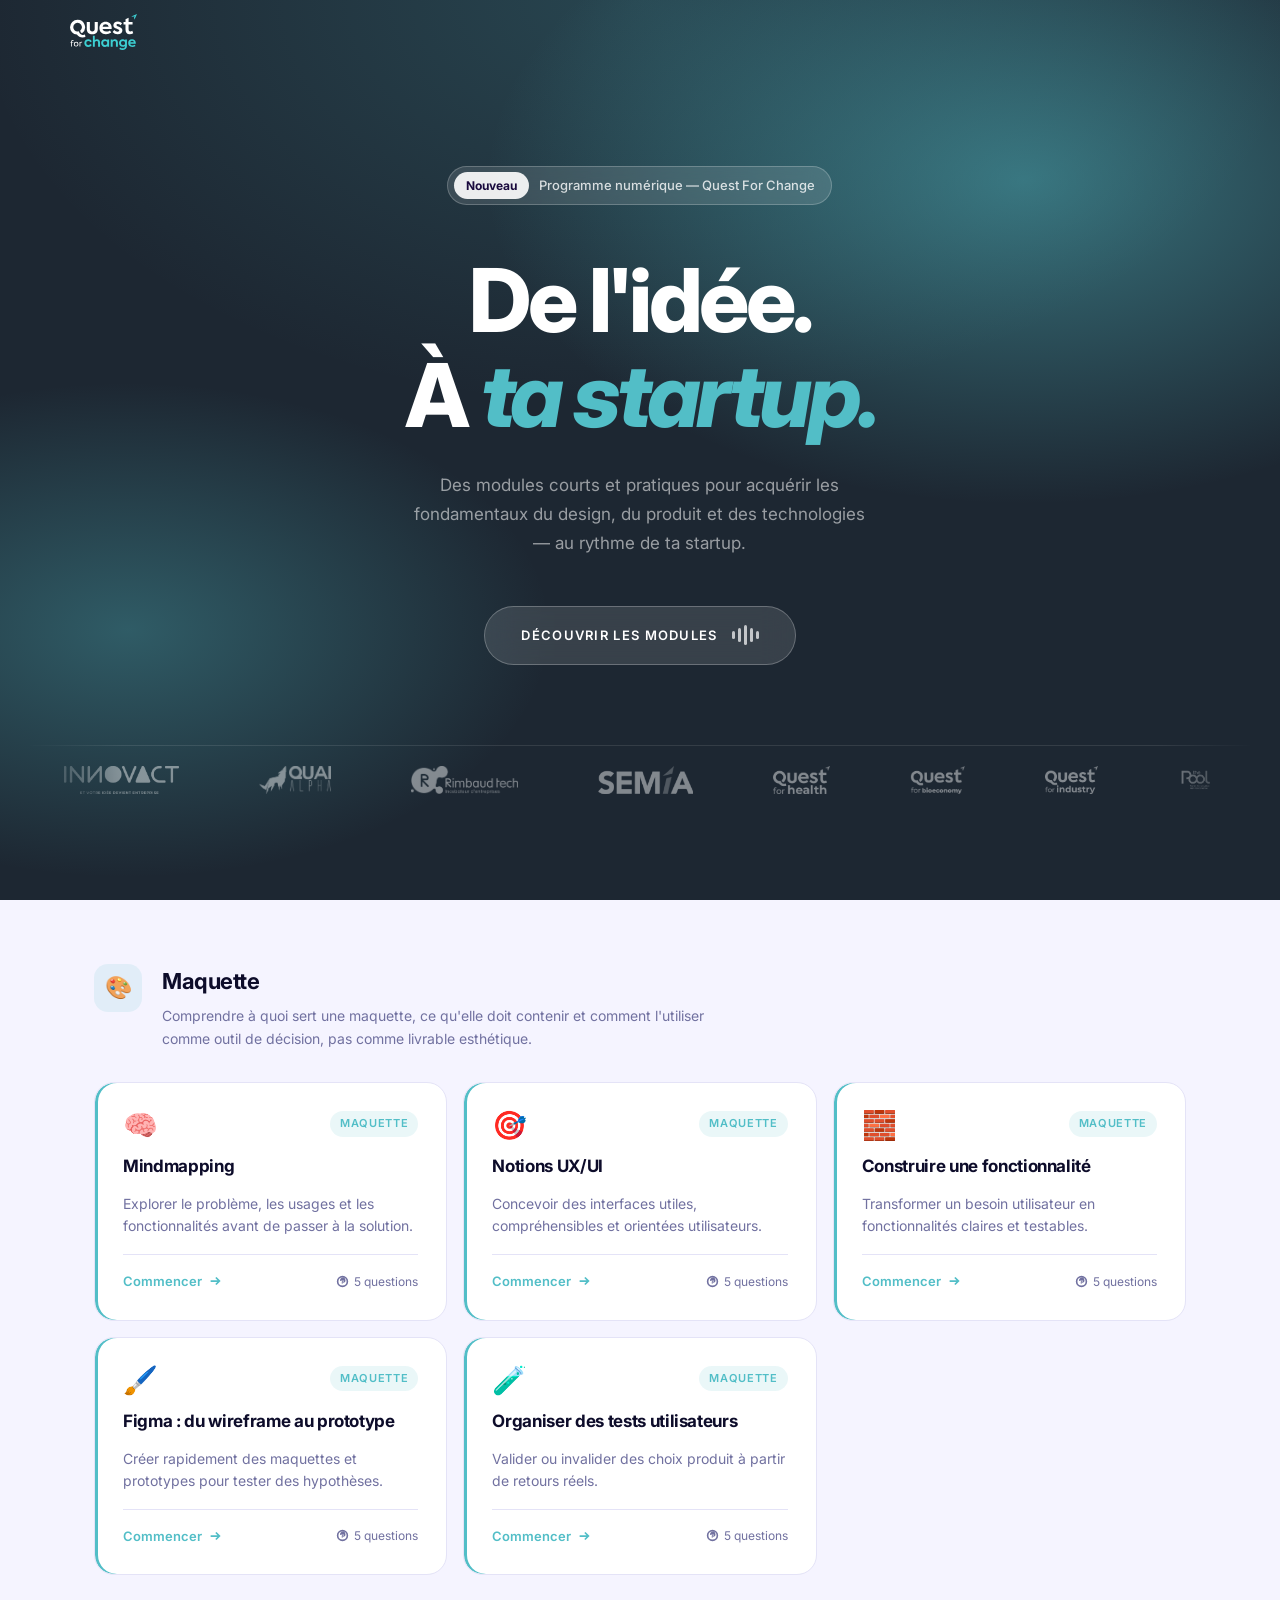
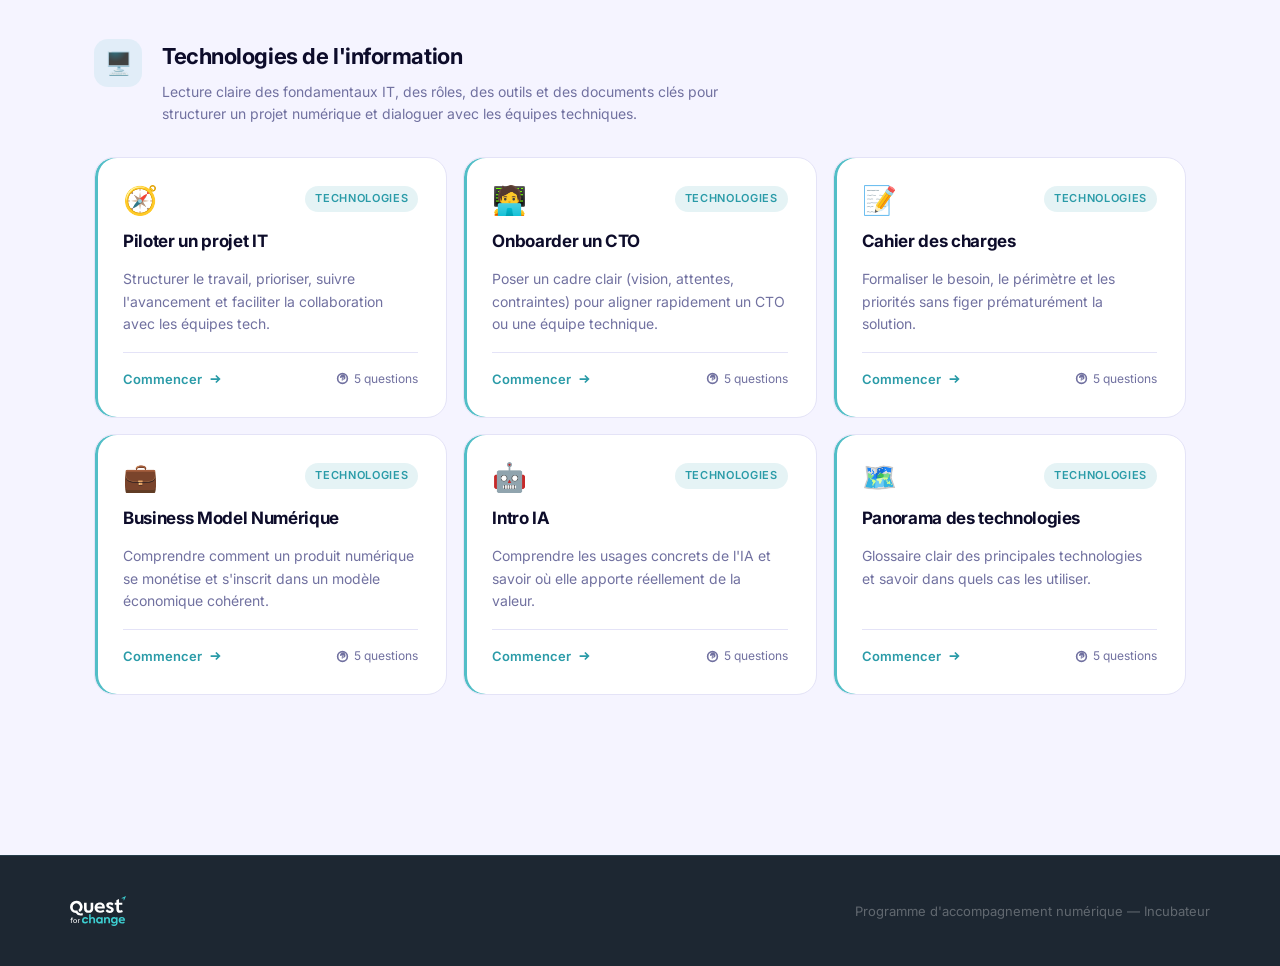
<file: index.html>
<!DOCTYPE html>
<html lang="fr">
<head>
  <meta charset="UTF-8" />
  <meta name="viewport" content="width=device-width, initial-scale=1.0" />
  <title>Quest for Change — Programme numérique</title>
  <link rel="icon" href="favicon.png" />
  <link rel="stylesheet" href="css/style.css" />
</head>
<body>

  <!-- NAV -->
  <nav class="nav">
    <div class="nav-inner">
      <img src="logo.svg" alt="Quest for Change" class="nav-logo-img" />
    </div>
  </nav>

  <!-- HERO -->
  <header class="hero">
    <div class="hero-inner">

      <div class="hero-badge">
        <span class="hero-badge-pill">Nouveau</span>
        <span class="hero-badge-text">Programme numérique — Quest For Change</span>
      </div>

      <h1>De l'idée.<br>À <em>ta startup.</em></h1>

      <p class="hero-desc">
        Des modules courts et pratiques pour acquérir les fondamentaux du design, du produit et des technologies — au rythme de ta startup.
      </p>

      <a href="#modules" class="hero-cta">
        Découvrir les modules
        <span class="hero-cta-icon">
          <span></span><span></span><span></span><span></span><span></span>
        </span>
      </a>

    </div>

    <!-- Marquee logos incubateurs -->
    <div class="hero-marquee-wrapper">
      <div class="hero-marquee-track">
        <div class="hero-marquee-items">
          <img src="icon-hero/logo_innovact-blanc.png" alt="Innovact" class="marquee-logo" />
          <img src="icon-hero/logo_quaialpha-blanc.png" alt="Quai Alpha" class="marquee-logo" />
          <img src="icon-hero/logo_rimbaudtech-blanc.png" alt="Rimbaud Tech" class="marquee-logo" />
          <img src="icon-hero/logo_semia-blanc.svg" alt="Semia" class="marquee-logo" />
          <img src="icon-hero/Logo-Quest-for-health_Blanc.png" alt="Quest for Health" class="marquee-logo" />
          <img src="icon-hero/quest-bioeco-blanc.png" alt="Quest Bioéco" class="marquee-logo" />
          <img src="icon-hero/questforindustry.png" alt="Quest for Industry" class="marquee-logo" />
          <img src="icon-hero/MicrosoftTeams-image-e1656684124798.png" alt="Partenaire" class="marquee-logo" />
        </div>
        <!-- Copy 2 -->
        <div class="hero-marquee-items" aria-hidden="true">
          <img src="icon-hero/logo_innovact-blanc.png" alt="" class="marquee-logo" />
          <img src="icon-hero/logo_quaialpha-blanc.png" alt="" class="marquee-logo" />
          <img src="icon-hero/logo_rimbaudtech-blanc.png" alt="" class="marquee-logo" />
          <img src="icon-hero/logo_semia-blanc.svg" alt="" class="marquee-logo" />
          <img src="icon-hero/Logo-Quest-for-health_Blanc.png" alt="" class="marquee-logo" />
          <img src="icon-hero/quest-bioeco-blanc.png" alt="" class="marquee-logo" />
          <img src="icon-hero/questforindustry.png" alt="" class="marquee-logo" />
          <img src="icon-hero/MicrosoftTeams-image-e1656684124798.png" alt="" class="marquee-logo" />
        </div>
        <!-- Copy 3 -->
        <div class="hero-marquee-items" aria-hidden="true">
          <img src="icon-hero/logo_innovact-blanc.png" alt="" class="marquee-logo" />
          <img src="icon-hero/logo_quaialpha-blanc.png" alt="" class="marquee-logo" />
          <img src="icon-hero/logo_rimbaudtech-blanc.png" alt="" class="marquee-logo" />
          <img src="icon-hero/logo_semia-blanc.svg" alt="" class="marquee-logo" />
          <img src="icon-hero/Logo-Quest-for-health_Blanc.png" alt="" class="marquee-logo" />
          <img src="icon-hero/quest-bioeco-blanc.png" alt="" class="marquee-logo" />
          <img src="icon-hero/questforindustry.png" alt="" class="marquee-logo" />
          <img src="icon-hero/MicrosoftTeams-image-e1656684124798.png" alt="" class="marquee-logo" />
        </div>
      </div>
    </div>

  </header>

  <!-- MODULES -->
  <main class="main">

    <!-- SECTION MAQUETTE -->
    <section class="modules-section" id="modules">
      <div class="section-header">
        <div class="section-icon maquette">🎨</div>
        <div>
          <h2 class="section-title">Maquette</h2>
          <p class="section-desc">Comprendre à quoi sert une maquette, ce qu'elle doit contenir et comment l'utiliser comme outil de décision, pas comme livrable esthétique.</p>
        </div>
      </div>

      <div class="cards-grid">

        <a href="modules/mindmapping.html" class="card maquette" data-module="mindmapping">
          <div class="card-top">
            <div class="card-emoji">🧠</div>
            <span class="card-badge maquette">Maquette</span>
            <span class="card-completed-badge">
              <svg viewBox="0 0 16 16" fill="currentColor"><path d="M13.78 4.22a.75.75 0 010 1.06l-7.25 7.25a.75.75 0 01-1.06 0L2.22 9.28a.75.75 0 011.06-1.06L6 10.94l6.72-6.72a.75.75 0 011.06 0z"/></svg>
              Complété
            </span>
          </div>
          <h3>Mindmapping</h3>
          <p>Explorer le problème, les usages et les fonctionnalités avant de passer à la solution.</p>
          <div class="card-footer">
            <span class="card-cta">
              Commencer
              <svg viewBox="0 0 16 16" fill="none" stroke="currentColor" stroke-width="2"><path d="M3 8h10M9 4l4 4-4 4"/></svg>
            </span>
            <span class="card-quiz">
              <svg viewBox="0 0 16 16" fill="currentColor"><path d="M8 1a7 7 0 100 14A7 7 0 008 1zm0 12A5 5 0 118 3a5 5 0 010 10zm1-5.5a1 1 0 11-2 0 1 1 0 012 0zm-1-4a3 3 0 00-2.83 4H6.5a1.5 1.5 0 111.5 1.5H7v1.5h1.5v-1.08A3 3 0 108 3.5z"/></svg>
              5 questions
            </span>
          </div>
        </a>

        <a href="modules/ux-ui.html" class="card maquette" data-module="ux-ui">
          <div class="card-top">
            <div class="card-emoji">🎯</div>
            <span class="card-badge maquette">Maquette</span>
            <span class="card-completed-badge">
              <svg viewBox="0 0 16 16" fill="currentColor"><path d="M13.78 4.22a.75.75 0 010 1.06l-7.25 7.25a.75.75 0 01-1.06 0L2.22 9.28a.75.75 0 011.06-1.06L6 10.94l6.72-6.72a.75.75 0 011.06 0z"/></svg>
              Complété
            </span>
          </div>
          <h3>Notions UX/UI</h3>
          <p>Concevoir des interfaces utiles, compréhensibles et orientées utilisateurs.</p>
          <div class="card-footer">
            <span class="card-cta">
              Commencer
              <svg viewBox="0 0 16 16" fill="none" stroke="currentColor" stroke-width="2"><path d="M3 8h10M9 4l4 4-4 4"/></svg>
            </span>
            <span class="card-quiz">
              <svg viewBox="0 0 16 16" fill="currentColor"><path d="M8 1a7 7 0 100 14A7 7 0 008 1zm0 12A5 5 0 118 3a5 5 0 010 10zm1-5.5a1 1 0 11-2 0 1 1 0 012 0zm-1-4a3 3 0 00-2.83 4H6.5a1.5 1.5 0 111.5 1.5H7v1.5h1.5v-1.08A3 3 0 108 3.5z"/></svg>
              5 questions
            </span>
          </div>
        </a>

        <a href="modules/fonctionnalite.html" class="card maquette" data-module="fonctionnalite">
          <div class="card-top">
            <div class="card-emoji">🧱</div>
            <span class="card-badge maquette">Maquette</span>
            <span class="card-completed-badge">
              <svg viewBox="0 0 16 16" fill="currentColor"><path d="M13.78 4.22a.75.75 0 010 1.06l-7.25 7.25a.75.75 0 01-1.06 0L2.22 9.28a.75.75 0 011.06-1.06L6 10.94l6.72-6.72a.75.75 0 011.06 0z"/></svg>
              Complété
            </span>
          </div>
          <h3>Construire une fonctionnalité</h3>
          <p>Transformer un besoin utilisateur en fonctionnalités claires et testables.</p>
          <div class="card-footer">
            <span class="card-cta">
              Commencer
              <svg viewBox="0 0 16 16" fill="none" stroke="currentColor" stroke-width="2"><path d="M3 8h10M9 4l4 4-4 4"/></svg>
            </span>
            <span class="card-quiz">
              <svg viewBox="0 0 16 16" fill="currentColor"><path d="M8 1a7 7 0 100 14A7 7 0 008 1zm0 12A5 5 0 118 3a5 5 0 010 10zm1-5.5a1 1 0 11-2 0 1 1 0 012 0zm-1-4a3 3 0 00-2.83 4H6.5a1.5 1.5 0 111.5 1.5H7v1.5h1.5v-1.08A3 3 0 108 3.5z"/></svg>
              5 questions
            </span>
          </div>
        </a>

        <a href="modules/figma.html" class="card maquette" data-module="figma">
          <div class="card-top">
            <div class="card-emoji">🖌️</div>
            <span class="card-badge maquette">Maquette</span>
            <span class="card-completed-badge">
              <svg viewBox="0 0 16 16" fill="currentColor"><path d="M13.78 4.22a.75.75 0 010 1.06l-7.25 7.25a.75.75 0 01-1.06 0L2.22 9.28a.75.75 0 011.06-1.06L6 10.94l6.72-6.72a.75.75 0 011.06 0z"/></svg>
              Complété
            </span>
          </div>
          <h3>Figma : du wireframe au prototype</h3>
          <p>Créer rapidement des maquettes et prototypes pour tester des hypothèses.</p>
          <div class="card-footer">
            <span class="card-cta">
              Commencer
              <svg viewBox="0 0 16 16" fill="none" stroke="currentColor" stroke-width="2"><path d="M3 8h10M9 4l4 4-4 4"/></svg>
            </span>
            <span class="card-quiz">
              <svg viewBox="0 0 16 16" fill="currentColor"><path d="M8 1a7 7 0 100 14A7 7 0 008 1zm0 12A5 5 0 118 3a5 5 0 010 10zm1-5.5a1 1 0 11-2 0 1 1 0 012 0zm-1-4a3 3 0 00-2.83 4H6.5a1.5 1.5 0 111.5 1.5H7v1.5h1.5v-1.08A3 3 0 108 3.5z"/></svg>
              5 questions
            </span>
          </div>
        </a>

        <a href="modules/tests-utilisateurs.html" class="card maquette" data-module="tests-utilisateurs">
          <div class="card-top">
            <div class="card-emoji">🧪</div>
            <span class="card-badge maquette">Maquette</span>
            <span class="card-completed-badge">
              <svg viewBox="0 0 16 16" fill="currentColor"><path d="M13.78 4.22a.75.75 0 010 1.06l-7.25 7.25a.75.75 0 01-1.06 0L2.22 9.28a.75.75 0 011.06-1.06L6 10.94l6.72-6.72a.75.75 0 011.06 0z"/></svg>
              Complété
            </span>
          </div>
          <h3>Organiser des tests utilisateurs</h3>
          <p>Valider ou invalider des choix produit à partir de retours réels.</p>
          <div class="card-footer">
            <span class="card-cta">
              Commencer
              <svg viewBox="0 0 16 16" fill="none" stroke="currentColor" stroke-width="2"><path d="M3 8h10M9 4l4 4-4 4"/></svg>
            </span>
            <span class="card-quiz">
              <svg viewBox="0 0 16 16" fill="currentColor"><path d="M8 1a7 7 0 100 14A7 7 0 008 1zm0 12A5 5 0 118 3a5 5 0 010 10zm1-5.5a1 1 0 11-2 0 1 1 0 012 0zm-1-4a3 3 0 00-2.83 4H6.5a1.5 1.5 0 111.5 1.5H7v1.5h1.5v-1.08A3 3 0 108 3.5z"/></svg>
              5 questions
            </span>
          </div>
        </a>

      </div>
    </section>

    <!-- SECTION TECH -->
    <section class="modules-section">
      <div class="section-header">
        <div class="section-icon tech">🖥️</div>
        <div>
          <h2 class="section-title">Technologies de l'information</h2>
          <p class="section-desc">Lecture claire des fondamentaux IT, des rôles, des outils et des documents clés pour structurer un projet numérique et dialoguer avec les équipes techniques.</p>
        </div>
      </div>

      <div class="cards-grid">

        <a href="modules/piloter-it.html" class="card tech" data-module="piloter-it">
          <div class="card-top">
            <div class="card-emoji">🧭</div>
            <span class="card-badge tech">Technologies</span>
            <span class="card-completed-badge">
              <svg viewBox="0 0 16 16" fill="currentColor"><path d="M13.78 4.22a.75.75 0 010 1.06l-7.25 7.25a.75.75 0 01-1.06 0L2.22 9.28a.75.75 0 011.06-1.06L6 10.94l6.72-6.72a.75.75 0 011.06 0z"/></svg>
              Complété
            </span>
          </div>
          <h3>Piloter un projet IT</h3>
          <p>Structurer le travail, prioriser, suivre l'avancement et faciliter la collaboration avec les équipes tech.</p>
          <div class="card-footer">
            <span class="card-cta">
              Commencer
              <svg viewBox="0 0 16 16" fill="none" stroke="currentColor" stroke-width="2"><path d="M3 8h10M9 4l4 4-4 4"/></svg>
            </span>
            <span class="card-quiz">
              <svg viewBox="0 0 16 16" fill="currentColor"><path d="M8 1a7 7 0 100 14A7 7 0 008 1zm0 12A5 5 0 118 3a5 5 0 010 10zm1-5.5a1 1 0 11-2 0 1 1 0 012 0zm-1-4a3 3 0 00-2.83 4H6.5a1.5 1.5 0 111.5 1.5H7v1.5h1.5v-1.08A3 3 0 108 3.5z"/></svg>
              5 questions
            </span>
          </div>
        </a>

        <a href="modules/onboarder-cto.html" class="card tech" data-module="onboarder-cto">
          <div class="card-top">
            <div class="card-emoji">🧑‍💻</div>
            <span class="card-badge tech">Technologies</span>
            <span class="card-completed-badge">
              <svg viewBox="0 0 16 16" fill="currentColor"><path d="M13.78 4.22a.75.75 0 010 1.06l-7.25 7.25a.75.75 0 01-1.06 0L2.22 9.28a.75.75 0 011.06-1.06L6 10.94l6.72-6.72a.75.75 0 011.06 0z"/></svg>
              Complété
            </span>
          </div>
          <h3>Onboarder un CTO</h3>
          <p>Poser un cadre clair (vision, attentes, contraintes) pour aligner rapidement un CTO ou une équipe technique.</p>
          <div class="card-footer">
            <span class="card-cta">
              Commencer
              <svg viewBox="0 0 16 16" fill="none" stroke="currentColor" stroke-width="2"><path d="M3 8h10M9 4l4 4-4 4"/></svg>
            </span>
            <span class="card-quiz">
              <svg viewBox="0 0 16 16" fill="currentColor"><path d="M8 1a7 7 0 100 14A7 7 0 008 1zm0 12A5 5 0 118 3a5 5 0 010 10zm1-5.5a1 1 0 11-2 0 1 1 0 012 0zm-1-4a3 3 0 00-2.83 4H6.5a1.5 1.5 0 111.5 1.5H7v1.5h1.5v-1.08A3 3 0 108 3.5z"/></svg>
              5 questions
            </span>
          </div>
        </a>

        <a href="modules/cahier-des-charges.html" class="card tech" data-module="cahier-des-charges">
          <div class="card-top">
            <div class="card-emoji">📝</div>
            <span class="card-badge tech">Technologies</span>
            <span class="card-completed-badge">
              <svg viewBox="0 0 16 16" fill="currentColor"><path d="M13.78 4.22a.75.75 0 010 1.06l-7.25 7.25a.75.75 0 01-1.06 0L2.22 9.28a.75.75 0 011.06-1.06L6 10.94l6.72-6.72a.75.75 0 011.06 0z"/></svg>
              Complété
            </span>
          </div>
          <h3>Cahier des charges</h3>
          <p>Formaliser le besoin, le périmètre et les priorités sans figer prématurément la solution.</p>
          <div class="card-footer">
            <span class="card-cta">
              Commencer
              <svg viewBox="0 0 16 16" fill="none" stroke="currentColor" stroke-width="2"><path d="M3 8h10M9 4l4 4-4 4"/></svg>
            </span>
            <span class="card-quiz">
              <svg viewBox="0 0 16 16" fill="currentColor"><path d="M8 1a7 7 0 100 14A7 7 0 008 1zm0 12A5 5 0 118 3a5 5 0 010 10zm1-5.5a1 1 0 11-2 0 1 1 0 012 0zm-1-4a3 3 0 00-2.83 4H6.5a1.5 1.5 0 111.5 1.5H7v1.5h1.5v-1.08A3 3 0 108 3.5z"/></svg>
              5 questions
            </span>
          </div>
        </a>

        <a href="modules/business-model.html" class="card tech" data-module="business-model">
          <div class="card-top">
            <div class="card-emoji">💼</div>
            <span class="card-badge tech">Technologies</span>
            <span class="card-completed-badge">
              <svg viewBox="0 0 16 16" fill="currentColor"><path d="M13.78 4.22a.75.75 0 010 1.06l-7.25 7.25a.75.75 0 01-1.06 0L2.22 9.28a.75.75 0 011.06-1.06L6 10.94l6.72-6.72a.75.75 0 011.06 0z"/></svg>
              Complété
            </span>
          </div>
          <h3>Business Model Numérique</h3>
          <p>Comprendre comment un produit numérique se monétise et s'inscrit dans un modèle économique cohérent.</p>
          <div class="card-footer">
            <span class="card-cta">
              Commencer
              <svg viewBox="0 0 16 16" fill="none" stroke="currentColor" stroke-width="2"><path d="M3 8h10M9 4l4 4-4 4"/></svg>
            </span>
            <span class="card-quiz">
              <svg viewBox="0 0 16 16" fill="currentColor"><path d="M8 1a7 7 0 100 14A7 7 0 008 1zm0 12A5 5 0 118 3a5 5 0 010 10zm1-5.5a1 1 0 11-2 0 1 1 0 012 0zm-1-4a3 3 0 00-2.83 4H6.5a1.5 1.5 0 111.5 1.5H7v1.5h1.5v-1.08A3 3 0 108 3.5z"/></svg>
              5 questions
            </span>
          </div>
        </a>

        <a href="modules/intro-ia.html" class="card tech" data-module="intro-ia">
          <div class="card-top">
            <div class="card-emoji">🤖</div>
            <span class="card-badge tech">Technologies</span>
            <span class="card-completed-badge">
              <svg viewBox="0 0 16 16" fill="currentColor"><path d="M13.78 4.22a.75.75 0 010 1.06l-7.25 7.25a.75.75 0 01-1.06 0L2.22 9.28a.75.75 0 011.06-1.06L6 10.94l6.72-6.72a.75.75 0 011.06 0z"/></svg>
              Complété
            </span>
          </div>
          <h3>Intro IA</h3>
          <p>Comprendre les usages concrets de l'IA et savoir où elle apporte réellement de la valeur.</p>
          <div class="card-footer">
            <span class="card-cta">
              Commencer
              <svg viewBox="0 0 16 16" fill="none" stroke="currentColor" stroke-width="2"><path d="M3 8h10M9 4l4 4-4 4"/></svg>
            </span>
            <span class="card-quiz">
              <svg viewBox="0 0 16 16" fill="currentColor"><path d="M8 1a7 7 0 100 14A7 7 0 008 1zm0 12A5 5 0 118 3a5 5 0 010 10zm1-5.5a1 1 0 11-2 0 1 1 0 012 0zm-1-4a3 3 0 00-2.83 4H6.5a1.5 1.5 0 111.5 1.5H7v1.5h1.5v-1.08A3 3 0 108 3.5z"/></svg>
              5 questions
            </span>
          </div>
        </a>

        <a href="modules/panorama-tech.html" class="card tech" data-module="panorama-tech">
          <div class="card-top">
            <div class="card-emoji">🗺️</div>
            <span class="card-badge tech">Technologies</span>
            <span class="card-completed-badge">
              <svg viewBox="0 0 16 16" fill="currentColor"><path d="M13.78 4.22a.75.75 0 010 1.06l-7.25 7.25a.75.75 0 01-1.06 0L2.22 9.28a.75.75 0 011.06-1.06L6 10.94l6.72-6.72a.75.75 0 011.06 0z"/></svg>
              Complété
            </span>
          </div>
          <h3>Panorama des technologies</h3>
          <p>Glossaire clair des principales technologies et savoir dans quels cas les utiliser.</p>
          <div class="card-footer">
            <span class="card-cta">
              Commencer
              <svg viewBox="0 0 16 16" fill="none" stroke="currentColor" stroke-width="2"><path d="M3 8h10M9 4l4 4-4 4"/></svg>
            </span>
            <span class="card-quiz">
              <svg viewBox="0 0 16 16" fill="currentColor"><path d="M8 1a7 7 0 100 14A7 7 0 008 1zm0 12A5 5 0 118 3a5 5 0 010 10zm1-5.5a1 1 0 11-2 0 1 1 0 012 0zm-1-4a3 3 0 00-2.83 4H6.5a1.5 1.5 0 111.5 1.5H7v1.5h1.5v-1.08A3 3 0 108 3.5z"/></svg>
              5 questions
            </span>
          </div>
        </a>

      </div>
    </section>

  </main>

  <footer class="footer">
    <div class="footer-inner">
      <img src="logo.svg" alt="Quest for Change" class="footer-logo-img" />
      <p class="footer-text">Programme d'accompagnement numérique — Incubateur</p>
    </div>
  </footer>

  <script>
    // Navbar scroll behaviour
    (function () {
      const nav = document.querySelector('.nav');
      const update = () => nav.classList.toggle('scrolled', window.scrollY > 20);
      window.addEventListener('scroll', update, { passive: true });
      update();
    })();

    // Mark completed modules on the index page
    document.querySelectorAll('.card[data-module]').forEach(card => {
      const id = card.dataset.module;
      const data = JSON.parse(localStorage.getItem('culturation_' + id) || 'null');
      if (data && data.completed) {
        card.classList.add('is-done');
      }
    });
  </script>
</body>
</html>
</file>
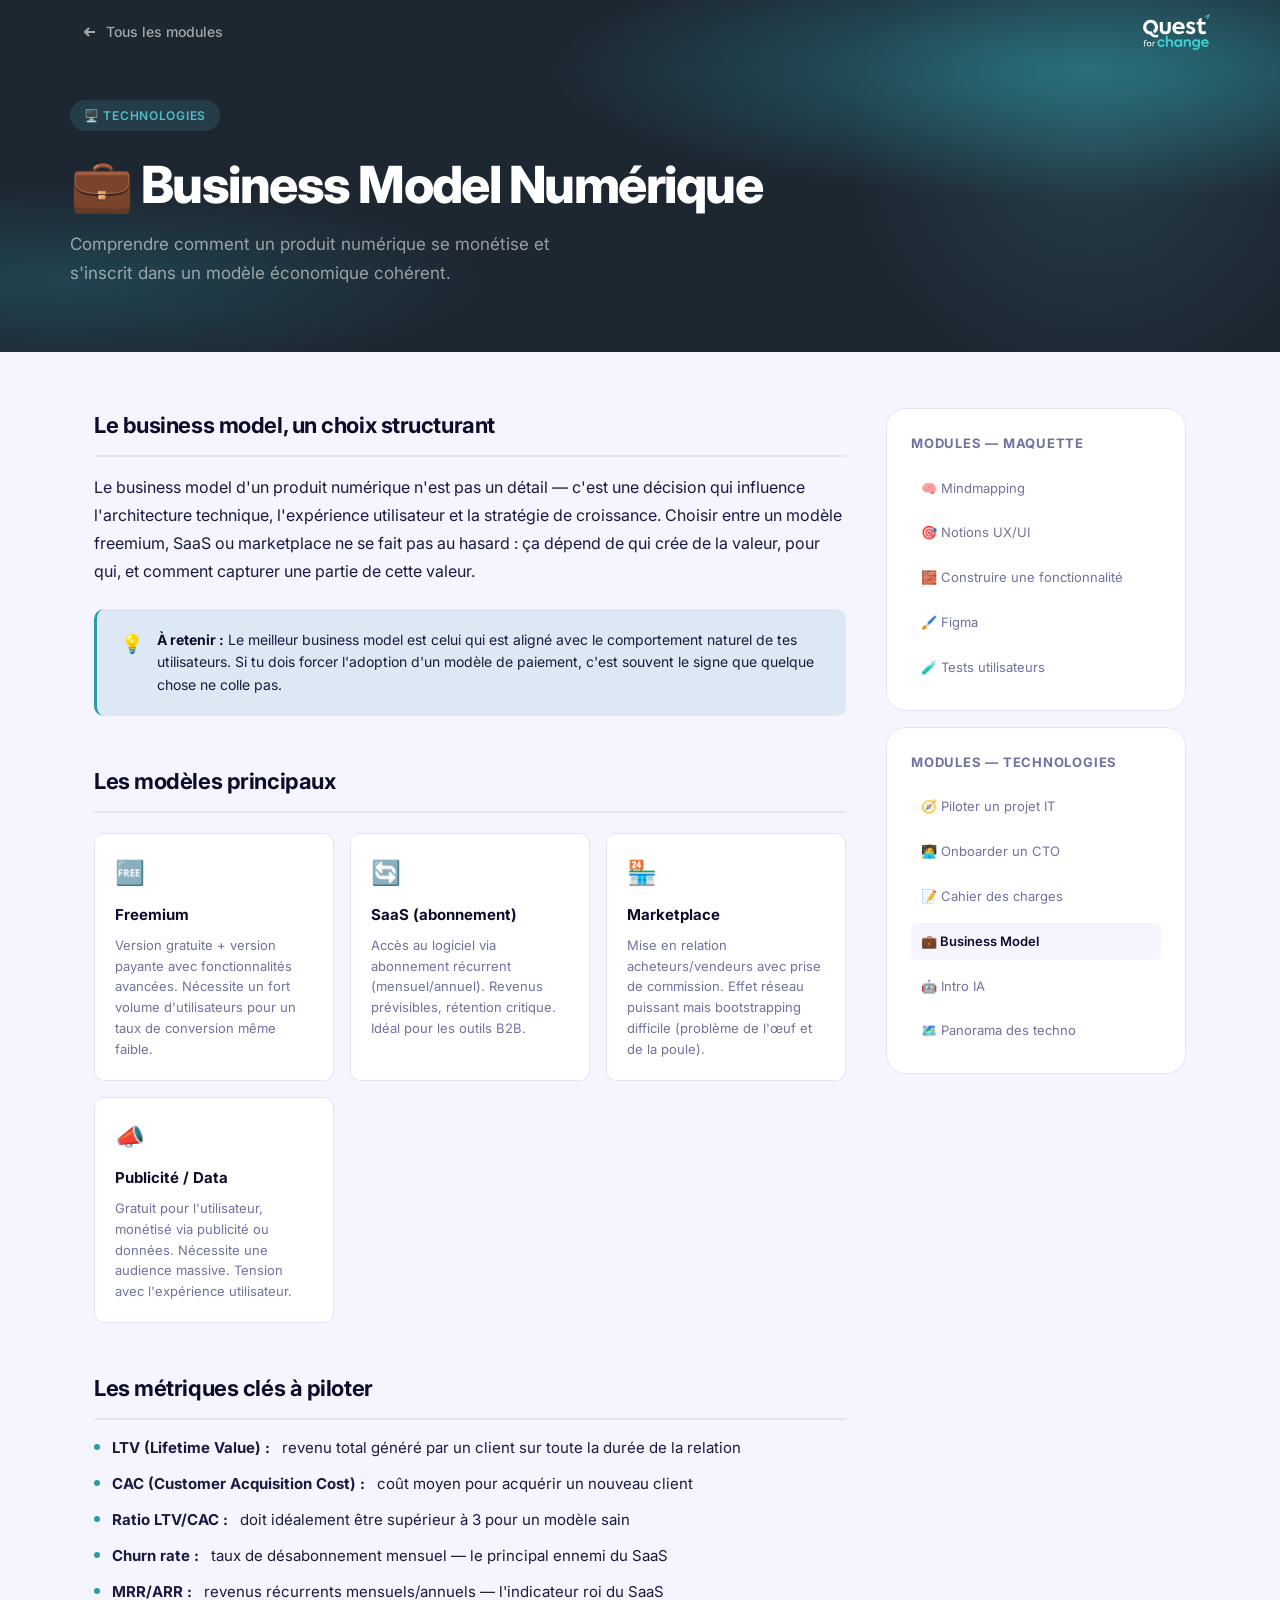
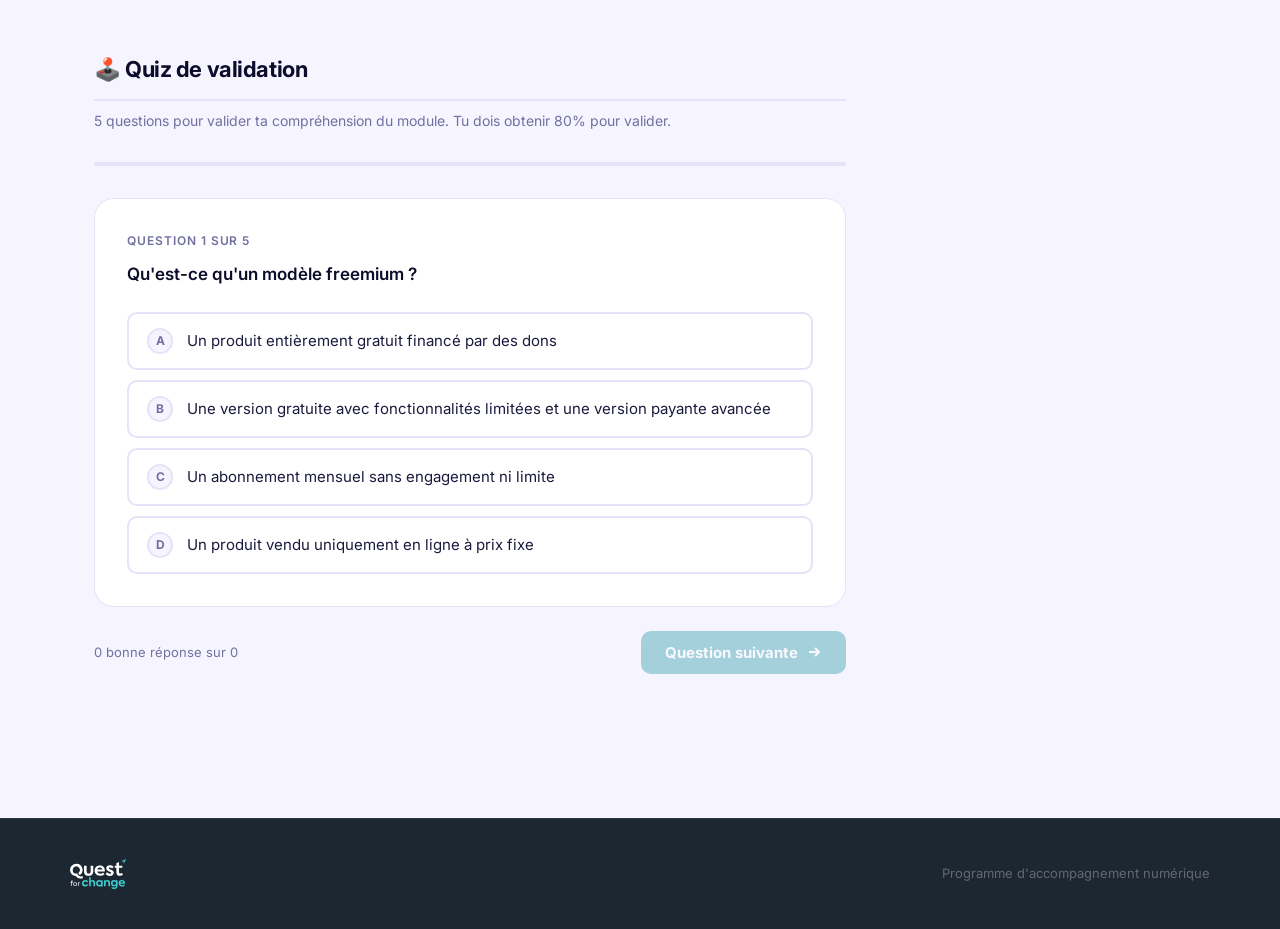
<file: modules/business-model.html>
<!DOCTYPE html>
<html lang="fr">
<head>
  <meta charset="UTF-8" />
  <meta name="viewport" content="width=device-width, initial-scale=1.0" />
  <title>Business Model Numérique — Culturation</title>
  <link rel="icon" href="../favicon.png" />
  <link rel="stylesheet" href="../css/style.css" />
</head>
<body>
  <nav class="nav">
    <div class="nav-inner">
      <a href="../index.html" class="nav-back">
        <svg viewBox="0 0 16 16" fill="none" stroke="currentColor" stroke-width="2"><path d="M13 8H3M7 4l-4 4 4 4"/></svg>
        Tous les modules
      </a>
      <img src="../logo.svg" alt="Quest for Change" class="nav-logo-img nav-logo-dark" />
    </div>
  </nav>

  <header class="module-hero tech">
    <div class="module-hero-inner">
      <div class="module-section-tag tech">🖥️ Technologies</div>
      <h1>💼 Business Model Numérique</h1>
      <p class="module-hero-desc">Comprendre comment un produit numérique se monétise et s'inscrit dans un modèle économique cohérent.</p>
    </div>
  </header>

  <div id="completed-banner" style="display:none; background: #D1FAE5; border-bottom: 1px solid #A7F3D0; padding: 12px 24px; align-items: center; gap: 12px;">
    <span style="font-size:18px">✅</span>
    <span style="font-size:14px; font-weight:600; color: #059669;">Module complété — Score : <span class="banner-score"></span></span>
    <button onclick="scrollToQuiz()" style="margin-left:auto; font-size:13px; background:none; border:1px solid #059669; color:#059669; padding:4px 12px; border-radius:6px; cursor:pointer; font-family:inherit;">Retenter le quiz</button>
  </div>

  <div class="module-main">
    <div class="module-content">

      <div class="content-section">
        <h2>Le business model, un choix structurant</h2>
        <p>Le business model d'un produit numérique n'est pas un détail — c'est une décision qui influence l'architecture technique, l'expérience utilisateur et la stratégie de croissance. Choisir entre un modèle freemium, SaaS ou marketplace ne se fait pas au hasard : ça dépend de qui crée de la valeur, pour qui, et comment capturer une partie de cette valeur.</p>
        <div class="callout info-tech">
          <span class="callout-icon">💡</span>
          <p><strong>À retenir :</strong> Le meilleur business model est celui qui est aligné avec le comportement naturel de tes utilisateurs. Si tu dois forcer l'adoption d'un modèle de paiement, c'est souvent le signe que quelque chose ne colle pas.</p>
        </div>
      </div>

      <div class="content-section">
        <h2>Les modèles principaux</h2>
        <div class="concepts-grid">
          <div class="concept-card">
            <div class="concept-card-icon">🆓</div>
            <h4>Freemium</h4>
            <p>Version gratuite + version payante avec fonctionnalités avancées. Nécessite un fort volume d'utilisateurs pour un taux de conversion même faible.</p>
          </div>
          <div class="concept-card">
            <div class="concept-card-icon">🔄</div>
            <h4>SaaS (abonnement)</h4>
            <p>Accès au logiciel via abonnement récurrent (mensuel/annuel). Revenus prévisibles, rétention critique. Idéal pour les outils B2B.</p>
          </div>
          <div class="concept-card">
            <div class="concept-card-icon">🏪</div>
            <h4>Marketplace</h4>
            <p>Mise en relation acheteurs/vendeurs avec prise de commission. Effet réseau puissant mais bootstrapping difficile (problème de l'œuf et de la poule).</p>
          </div>
          <div class="concept-card">
            <div class="concept-card-icon">📣</div>
            <h4>Publicité / Data</h4>
            <p>Gratuit pour l'utilisateur, monétisé via publicité ou données. Nécessite une audience massive. Tension avec l'expérience utilisateur.</p>
          </div>
        </div>
      </div>

      <div class="content-section">
        <h2>Les métriques clés à piloter</h2>
        <ul class="key-points">
          <li><strong>LTV (Lifetime Value) :</strong> revenu total généré par un client sur toute la durée de la relation</li>
          <li><strong>CAC (Customer Acquisition Cost) :</strong> coût moyen pour acquérir un nouveau client</li>
          <li><strong>Ratio LTV/CAC :</strong> doit idéalement être supérieur à 3 pour un modèle sain</li>
          <li><strong>Churn rate :</strong> taux de désabonnement mensuel — le principal ennemi du SaaS</li>
          <li><strong>MRR/ARR :</strong> revenus récurrents mensuels/annuels — l'indicateur roi du SaaS</li>
        </ul>
      </div>

      <div id="quiz-anchor" class="content-section quiz-section">
        <h2>🕹️ Quiz de validation</h2>
        <p class="quiz-intro">5 questions pour valider ta compréhension du module. Tu dois obtenir 80% pour valider.</p>
        <div id="quiz-container"></div>
        <div id="quiz-result" class="quiz-result">
          <div class="quiz-result-score"></div>
          <h3 class="quiz-result-title"></h3>
          <p class="quiz-result-desc"></p>
          <div class="quiz-result-actions">
            <button class="btn btn-ghost" onclick="retryQuiz()">
              <svg viewBox="0 0 16 16" fill="none" stroke="currentColor" stroke-width="2"><path d="M2 8a6 6 0 1010.5-4M2 4v4h4"/></svg>
              Recommencer
            </button>
            <a href="../index.html" class="btn btn-primary-tech">Retour aux modules <svg viewBox="0 0 16 16" fill="none" stroke="currentColor" stroke-width="2"><path d="M3 8h10M9 4l4 4-4 4"/></svg></a>
          </div>
        </div>
      </div>

    </div>

    <aside class="module-sidebar">
      <div class="sidebar-card">
        <h4>Modules — Maquette</h4>
        <ul class="sidebar-module-list">
          <li><a href="mindmapping.html" data-module="mindmapping">🧠 Mindmapping <span class="done-check" style="display:none">✓</span></a></li>
          <li><a href="ux-ui.html" data-module="ux-ui">🎯 Notions UX/UI <span class="done-check" style="display:none">✓</span></a></li>
          <li><a href="fonctionnalite.html" data-module="fonctionnalite">🧱 Construire une fonctionnalité <span class="done-check" style="display:none">✓</span></a></li>
          <li><a href="figma.html" data-module="figma">🖌️ Figma <span class="done-check" style="display:none">✓</span></a></li>
          <li><a href="tests-utilisateurs.html" data-module="tests-utilisateurs">🧪 Tests utilisateurs <span class="done-check" style="display:none">✓</span></a></li>
        </ul>
      </div>
      <div class="sidebar-card">
        <h4>Modules — Technologies</h4>
        <ul class="sidebar-module-list">
          <li><a href="piloter-it.html" data-module="piloter-it">🧭 Piloter un projet IT <span class="done-check" style="display:none">✓</span></a></li>
          <li><a href="onboarder-cto.html" data-module="onboarder-cto">🧑‍💻 Onboarder un CTO <span class="done-check" style="display:none">✓</span></a></li>
          <li><a href="cahier-des-charges.html" data-module="cahier-des-charges">📝 Cahier des charges <span class="done-check" style="display:none">✓</span></a></li>
          <li><a href="business-model.html" class="active" data-module="business-model">💼 Business Model <span class="done-check" style="display:none">✓</span></a></li>
          <li><a href="intro-ia.html" data-module="intro-ia">🤖 Intro IA <span class="done-check" style="display:none">✓</span></a></li>
          <li><a href="panorama-tech.html" data-module="panorama-tech">🗺️ Panorama des techno <span class="done-check" style="display:none">✓</span></a></li>
        </ul>
      </div>
    </aside>
  </div>

  <footer class="footer">
    <div class="footer-inner">
      <img src="../logo.svg" alt="Quest for Change" class="footer-logo-img" />
      <p class="footer-text">Programme d'accompagnement numérique</p>
    </div>
  </footer>

  <script src="../js/quiz.js"></script>
  <script>
    const questions = [
      {
        question: "Qu'est-ce qu'un modèle freemium ?",
        options: [
          "Un produit entièrement gratuit financé par des dons",
          "Une version gratuite avec fonctionnalités limitées et une version payante avancée",
          "Un abonnement mensuel sans engagement ni limite",
          "Un produit vendu uniquement en ligne à prix fixe"
        ],
        correct: 1
      },
      {
        question: "Qu'est-ce que le LTV (Lifetime Value) d'un client ?",
        options: [
          "La durée de vie estimée du produit sur le marché",
          "Le revenu total généré par un client sur toute la durée de sa relation avec l'entreprise",
          "Le coût de développement d'une fonctionnalité clé",
          "Le nombre de connexions hebdomadaires d'un utilisateur"
        ],
        correct: 1
      },
      {
        question: "Pourquoi le ratio LTV/CAC est-il un indicateur central ?",
        options: [
          "Il mesure la vitesse de chargement du produit",
          "Il indique si le coût d'acquisition d'un client est rentable au regard des revenus générés",
          "Il calcule le nombre d'employés nécessaires à l'équipe",
          "Il détermine le prix de vente optimal du produit"
        ],
        correct: 1
      },
      {
        question: "Qu'est-ce qu'un modèle marketplace ?",
        options: [
          "Un site e-commerce vendant ses propres produits physiques",
          "Une plateforme mettant en relation acheteurs et vendeurs en prenant une commission",
          "Un réseau social professionnel à abonnement",
          "Un outil SaaS de gestion de stock pour PME"
        ],
        correct: 1
      },
      {
        question: "Dans quel cas le modèle SaaS est-il le plus pertinent ?",
        options: [
          "Pour un produit physique vendu en boutique",
          "Pour un logiciel vendu en licence perpétuelle unique",
          "Pour un logiciel accessible via abonnement récurrent, mis à jour en continu",
          "Pour une application mobile gratuite financée par la publicité"
        ],
        correct: 2
      }
    ];
    const quizInstance = new Quiz('business-model', questions, 'tech');
  </script>
</body>
</html>
</file>
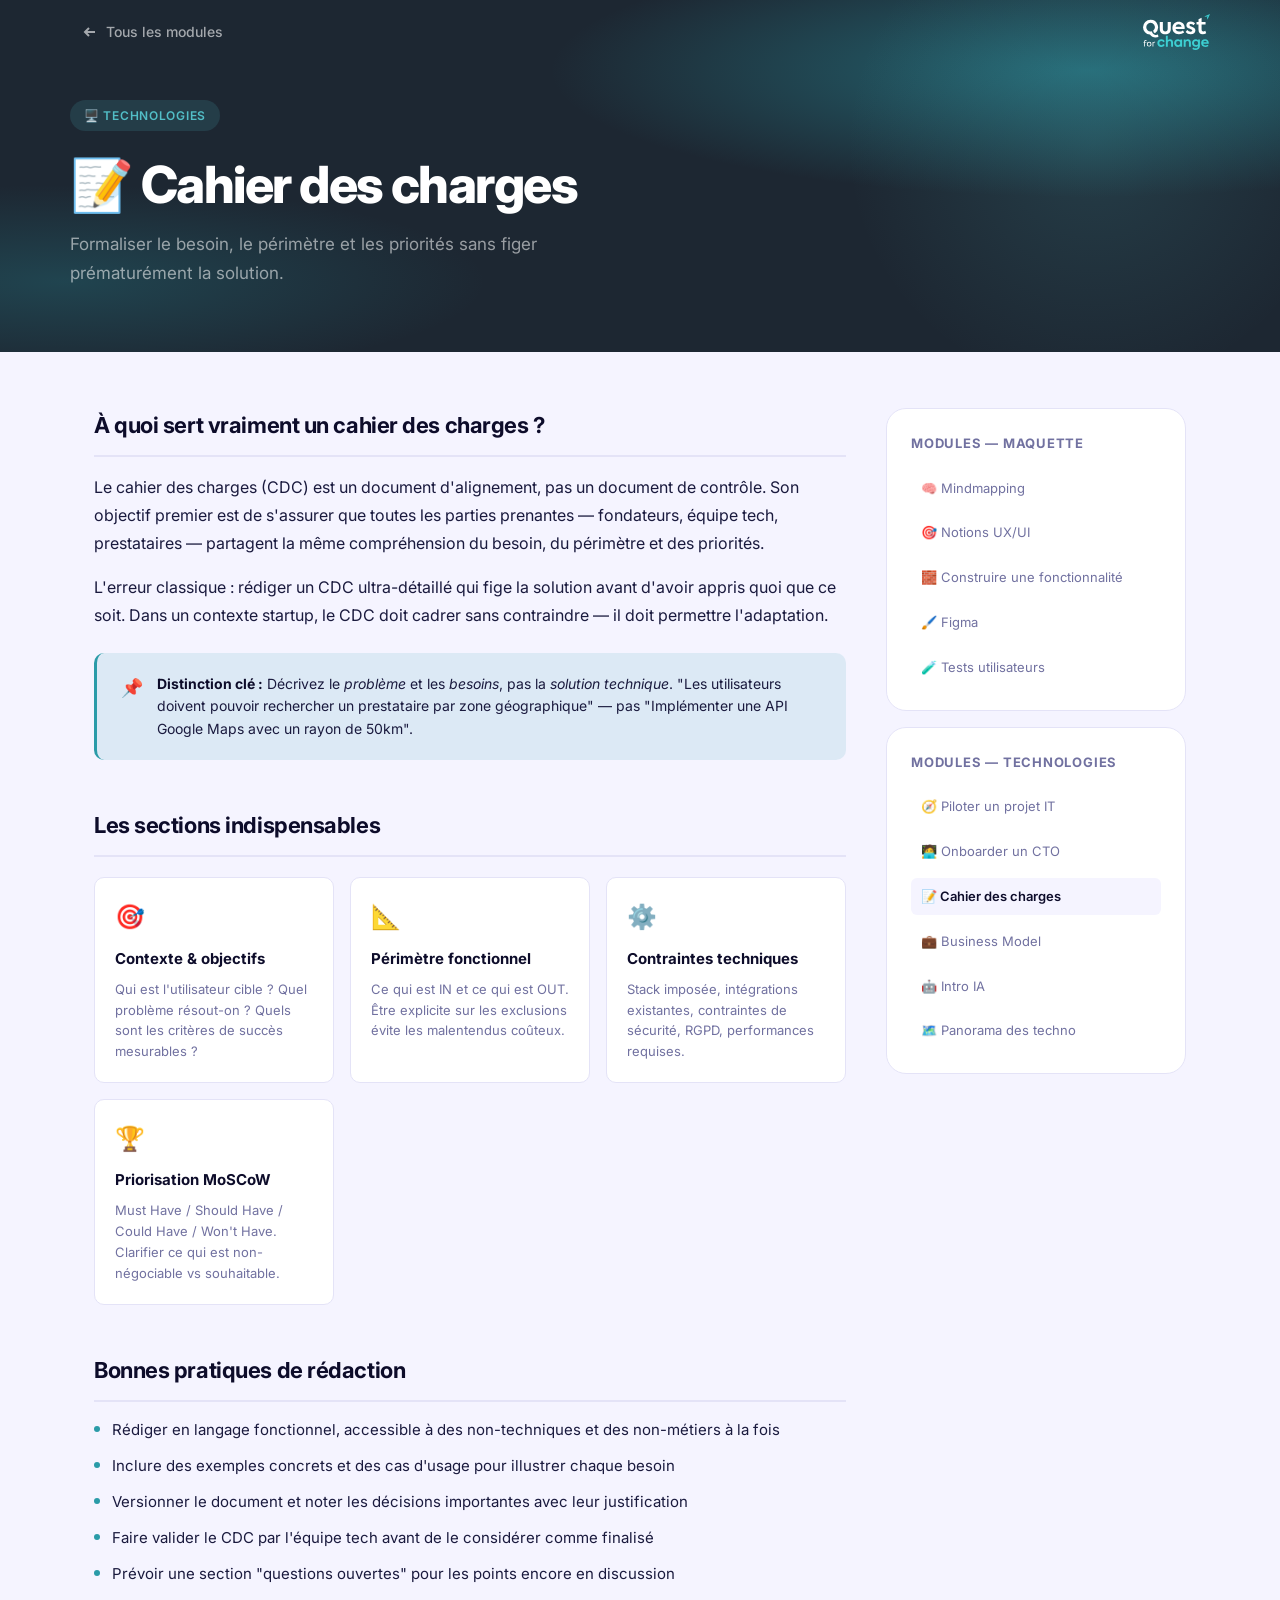
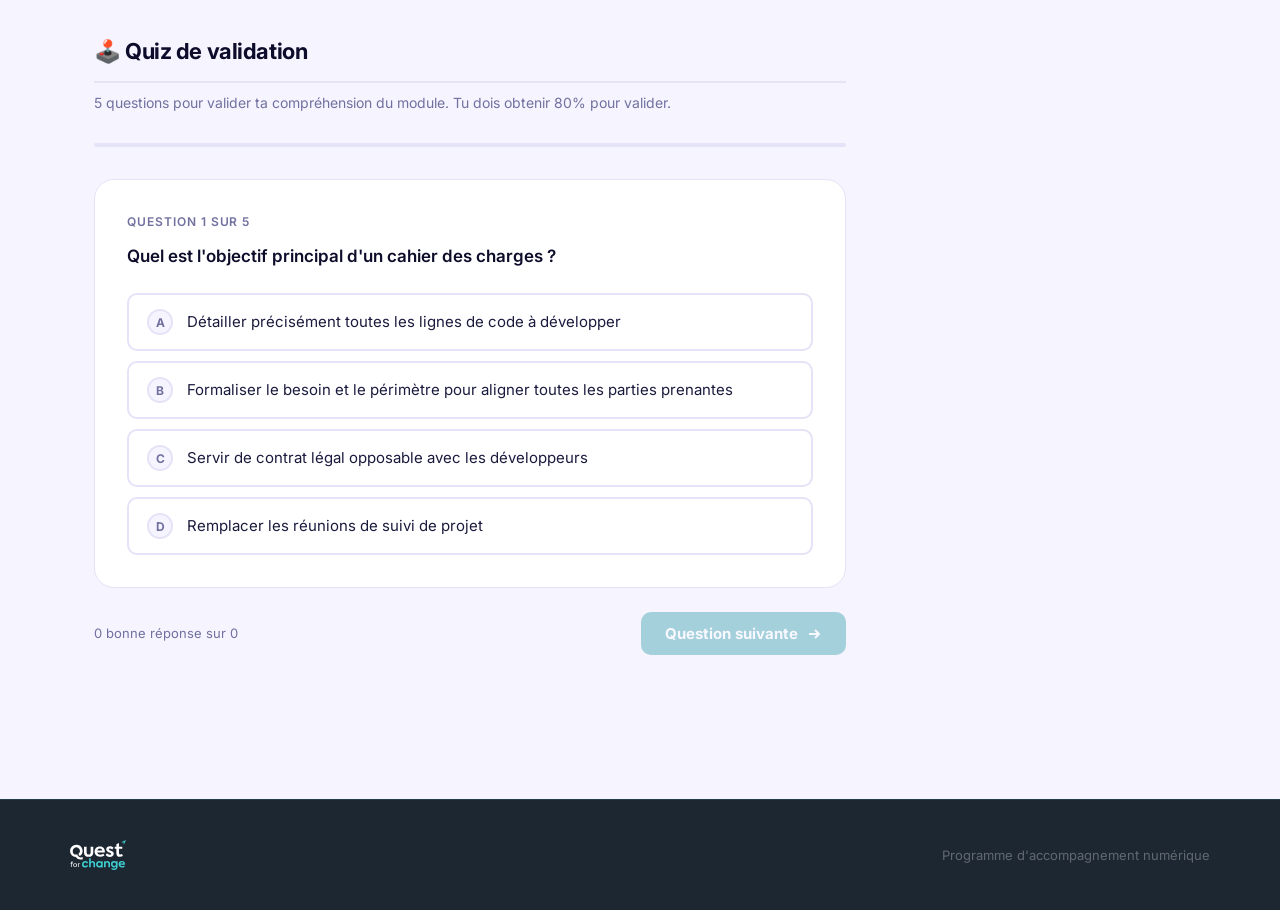
<file: modules/cahier-des-charges.html>
<!DOCTYPE html>
<html lang="fr">
<head>
  <meta charset="UTF-8" />
  <meta name="viewport" content="width=device-width, initial-scale=1.0" />
  <title>Cahier des charges — Culturation</title>
  <link rel="icon" href="../favicon.png" />
  <link rel="stylesheet" href="../css/style.css" />
</head>
<body>
  <nav class="nav">
    <div class="nav-inner">
      <a href="../index.html" class="nav-back">
        <svg viewBox="0 0 16 16" fill="none" stroke="currentColor" stroke-width="2"><path d="M13 8H3M7 4l-4 4 4 4"/></svg>
        Tous les modules
      </a>
      <img src="../logo.svg" alt="Quest for Change" class="nav-logo-img nav-logo-dark" />
    </div>
  </nav>

  <header class="module-hero tech">
    <div class="module-hero-inner">
      <div class="module-section-tag tech">🖥️ Technologies</div>
      <h1>📝 Cahier des charges</h1>
      <p class="module-hero-desc">Formaliser le besoin, le périmètre et les priorités sans figer prématurément la solution.</p>
    </div>
  </header>

  <div id="completed-banner" style="display:none; background: #D1FAE5; border-bottom: 1px solid #A7F3D0; padding: 12px 24px; align-items: center; gap: 12px;">
    <span style="font-size:18px">✅</span>
    <span style="font-size:14px; font-weight:600; color: #059669;">Module complété — Score : <span class="banner-score"></span></span>
    <button onclick="scrollToQuiz()" style="margin-left:auto; font-size:13px; background:none; border:1px solid #059669; color:#059669; padding:4px 12px; border-radius:6px; cursor:pointer; font-family:inherit;">Retenter le quiz</button>
  </div>

  <div class="module-main">
    <div class="module-content">

      <div class="content-section">
        <h2>À quoi sert vraiment un cahier des charges ?</h2>
        <p>Le cahier des charges (CDC) est un document d'alignement, pas un document de contrôle. Son objectif premier est de s'assurer que toutes les parties prenantes — fondateurs, équipe tech, prestataires — partagent la même compréhension du besoin, du périmètre et des priorités.</p>
        <p>L'erreur classique : rédiger un CDC ultra-détaillé qui fige la solution avant d'avoir appris quoi que ce soit. Dans un contexte startup, le CDC doit cadrer sans contraindre — il doit permettre l'adaptation.</p>
        <div class="callout info-tech">
          <span class="callout-icon">📌</span>
          <p><strong>Distinction clé :</strong> Décrivez le <em>problème</em> et les <em>besoins</em>, pas la <em>solution technique</em>. "Les utilisateurs doivent pouvoir rechercher un prestataire par zone géographique" — pas "Implémenter une API Google Maps avec un rayon de 50km".</p>
        </div>
      </div>

      <div class="content-section">
        <h2>Les sections indispensables</h2>
        <div class="concepts-grid">
          <div class="concept-card">
            <div class="concept-card-icon">🎯</div>
            <h4>Contexte & objectifs</h4>
            <p>Qui est l'utilisateur cible ? Quel problème résout-on ? Quels sont les critères de succès mesurables ?</p>
          </div>
          <div class="concept-card">
            <div class="concept-card-icon">📐</div>
            <h4>Périmètre fonctionnel</h4>
            <p>Ce qui est IN et ce qui est OUT. Être explicite sur les exclusions évite les malentendus coûteux.</p>
          </div>
          <div class="concept-card">
            <div class="concept-card-icon">⚙️</div>
            <h4>Contraintes techniques</h4>
            <p>Stack imposée, intégrations existantes, contraintes de sécurité, RGPD, performances requises.</p>
          </div>
          <div class="concept-card">
            <div class="concept-card-icon">🏆</div>
            <h4>Priorisation MoSCoW</h4>
            <p>Must Have / Should Have / Could Have / Won't Have. Clarifier ce qui est non-négociable vs souhaitable.</p>
          </div>
        </div>
      </div>

      <div class="content-section">
        <h2>Bonnes pratiques de rédaction</h2>
        <ul class="key-points">
          <li>Rédiger en langage fonctionnel, accessible à des non-techniques et des non-métiers à la fois</li>
          <li>Inclure des exemples concrets et des cas d'usage pour illustrer chaque besoin</li>
          <li>Versionner le document et noter les décisions importantes avec leur justification</li>
          <li>Faire valider le CDC par l'équipe tech avant de le considérer comme finalisé</li>
          <li>Prévoir une section "questions ouvertes" pour les points encore en discussion</li>
        </ul>
      </div>

      <div id="quiz-anchor" class="content-section quiz-section">
        <h2>🕹️ Quiz de validation</h2>
        <p class="quiz-intro">5 questions pour valider ta compréhension du module. Tu dois obtenir 80% pour valider.</p>
        <div id="quiz-container"></div>
        <div id="quiz-result" class="quiz-result">
          <div class="quiz-result-score"></div>
          <h3 class="quiz-result-title"></h3>
          <p class="quiz-result-desc"></p>
          <div class="quiz-result-actions">
            <button class="btn btn-ghost" onclick="retryQuiz()">
              <svg viewBox="0 0 16 16" fill="none" stroke="currentColor" stroke-width="2"><path d="M2 8a6 6 0 1010.5-4M2 4v4h4"/></svg>
              Recommencer
            </button>
            <a href="../index.html" class="btn btn-primary-tech">Retour aux modules <svg viewBox="0 0 16 16" fill="none" stroke="currentColor" stroke-width="2"><path d="M3 8h10M9 4l4 4-4 4"/></svg></a>
          </div>
        </div>
      </div>

    </div>

    <aside class="module-sidebar">
      <div class="sidebar-card">
        <h4>Modules — Maquette</h4>
        <ul class="sidebar-module-list">
          <li><a href="mindmapping.html" data-module="mindmapping">🧠 Mindmapping <span class="done-check" style="display:none">✓</span></a></li>
          <li><a href="ux-ui.html" data-module="ux-ui">🎯 Notions UX/UI <span class="done-check" style="display:none">✓</span></a></li>
          <li><a href="fonctionnalite.html" data-module="fonctionnalite">🧱 Construire une fonctionnalité <span class="done-check" style="display:none">✓</span></a></li>
          <li><a href="figma.html" data-module="figma">🖌️ Figma <span class="done-check" style="display:none">✓</span></a></li>
          <li><a href="tests-utilisateurs.html" data-module="tests-utilisateurs">🧪 Tests utilisateurs <span class="done-check" style="display:none">✓</span></a></li>
        </ul>
      </div>
      <div class="sidebar-card">
        <h4>Modules — Technologies</h4>
        <ul class="sidebar-module-list">
          <li><a href="piloter-it.html" data-module="piloter-it">🧭 Piloter un projet IT <span class="done-check" style="display:none">✓</span></a></li>
          <li><a href="onboarder-cto.html" data-module="onboarder-cto">🧑‍💻 Onboarder un CTO <span class="done-check" style="display:none">✓</span></a></li>
          <li><a href="cahier-des-charges.html" class="active" data-module="cahier-des-charges">📝 Cahier des charges <span class="done-check" style="display:none">✓</span></a></li>
          <li><a href="business-model.html" data-module="business-model">💼 Business Model <span class="done-check" style="display:none">✓</span></a></li>
          <li><a href="intro-ia.html" data-module="intro-ia">🤖 Intro IA <span class="done-check" style="display:none">✓</span></a></li>
          <li><a href="panorama-tech.html" data-module="panorama-tech">🗺️ Panorama des techno <span class="done-check" style="display:none">✓</span></a></li>
        </ul>
      </div>
    </aside>
  </div>

  <footer class="footer">
    <div class="footer-inner">
      <img src="../logo.svg" alt="Quest for Change" class="footer-logo-img" />
      <p class="footer-text">Programme d'accompagnement numérique</p>
    </div>
  </footer>

  <script src="../js/quiz.js"></script>
  <script>
    const questions = [
      {
        question: "Quel est l'objectif principal d'un cahier des charges ?",
        options: [
          "Détailler précisément toutes les lignes de code à développer",
          "Formaliser le besoin et le périmètre pour aligner toutes les parties prenantes",
          "Servir de contrat légal opposable avec les développeurs",
          "Remplacer les réunions de suivi de projet"
        ],
        correct: 1
      },
      {
        question: "Qu'est-ce que le 'périmètre fonctionnel' dans un cahier des charges ?",
        options: [
          "La taille physique de l'application en Mo",
          "L'ensemble des fonctionnalités incluses ET exclues du projet",
          "Le nombre de pages du document de spécifications",
          "Le budget maximum autorisé pour le projet"
        ],
        correct: 1
      },
      {
        question: "Pourquoi faut-il éviter de 'figer la solution' trop tôt dans un cahier des charges ?",
        options: [
          "Pour que les développeurs choisissent librement leur technologie",
          "Pour réduire le temps de rédaction du document",
          "Pour garder la flexibilité d'adapter la solution aux apprentissages et retours",
          "Car c'est une obligation réglementaire"
        ],
        correct: 2
      },
      {
        question: "Quelle section est indispensable dans un cahier des charges produit ?",
        options: [
          "La biographie détaillée de l'équipe fondatrice",
          "Les contraintes techniques et fonctionnelles ainsi que les critères de succès",
          "La liste complète des concurrents internationaux",
          "Le plan de communication marketing sur 12 mois"
        ],
        correct: 1
      },
      {
        question: "Comment la méthode MoSCoW aide-t-elle à prioriser dans un cahier des charges ?",
        options: [
          "Elle classe les fonctionnalités par ordre alphabétique",
          "Elle organise les fonctionnalités par complexité technique croissante",
          "Elle distingue Must Have, Should Have, Could Have et Won't Have",
          "Elle définit les fonctionnalités selon les préférences du CEO"
        ],
        correct: 2
      }
    ];
    const quizInstance = new Quiz('cahier-des-charges', questions, 'tech');
  </script>
</body>
</html>
</file>
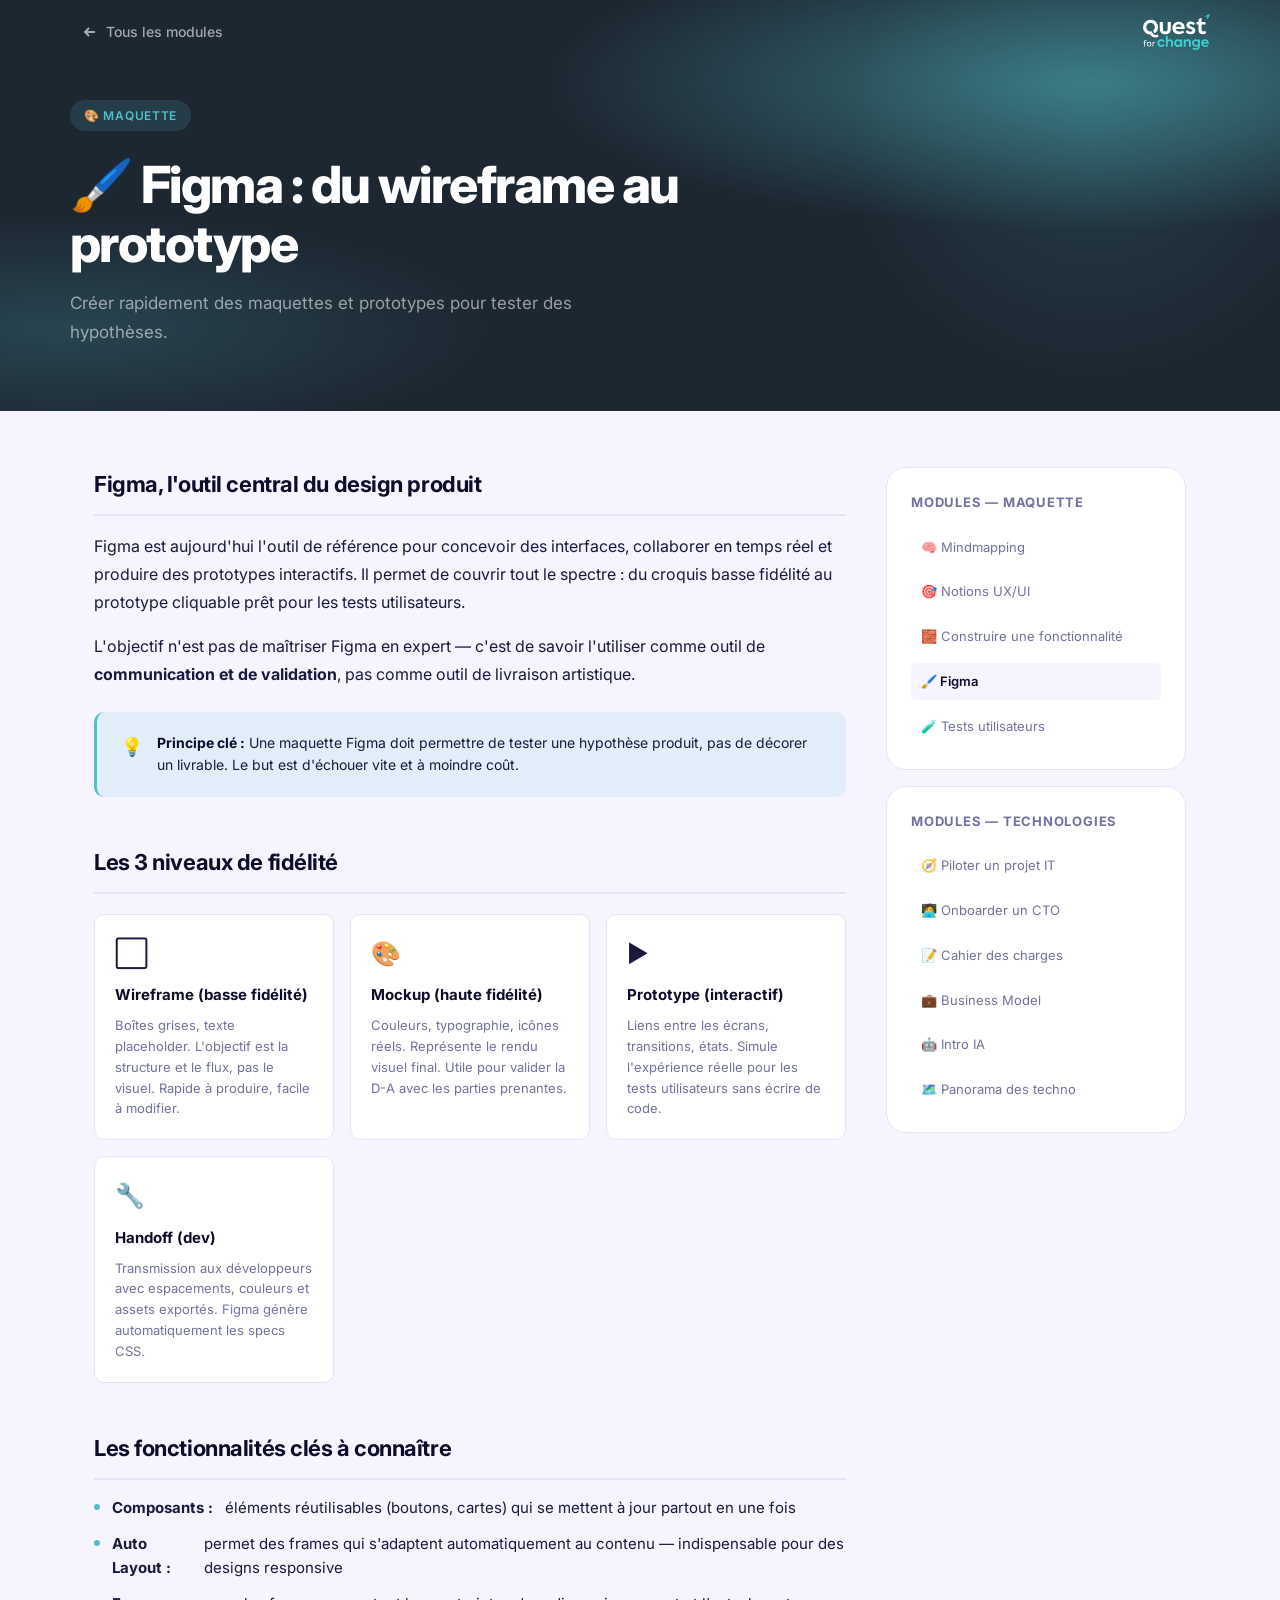
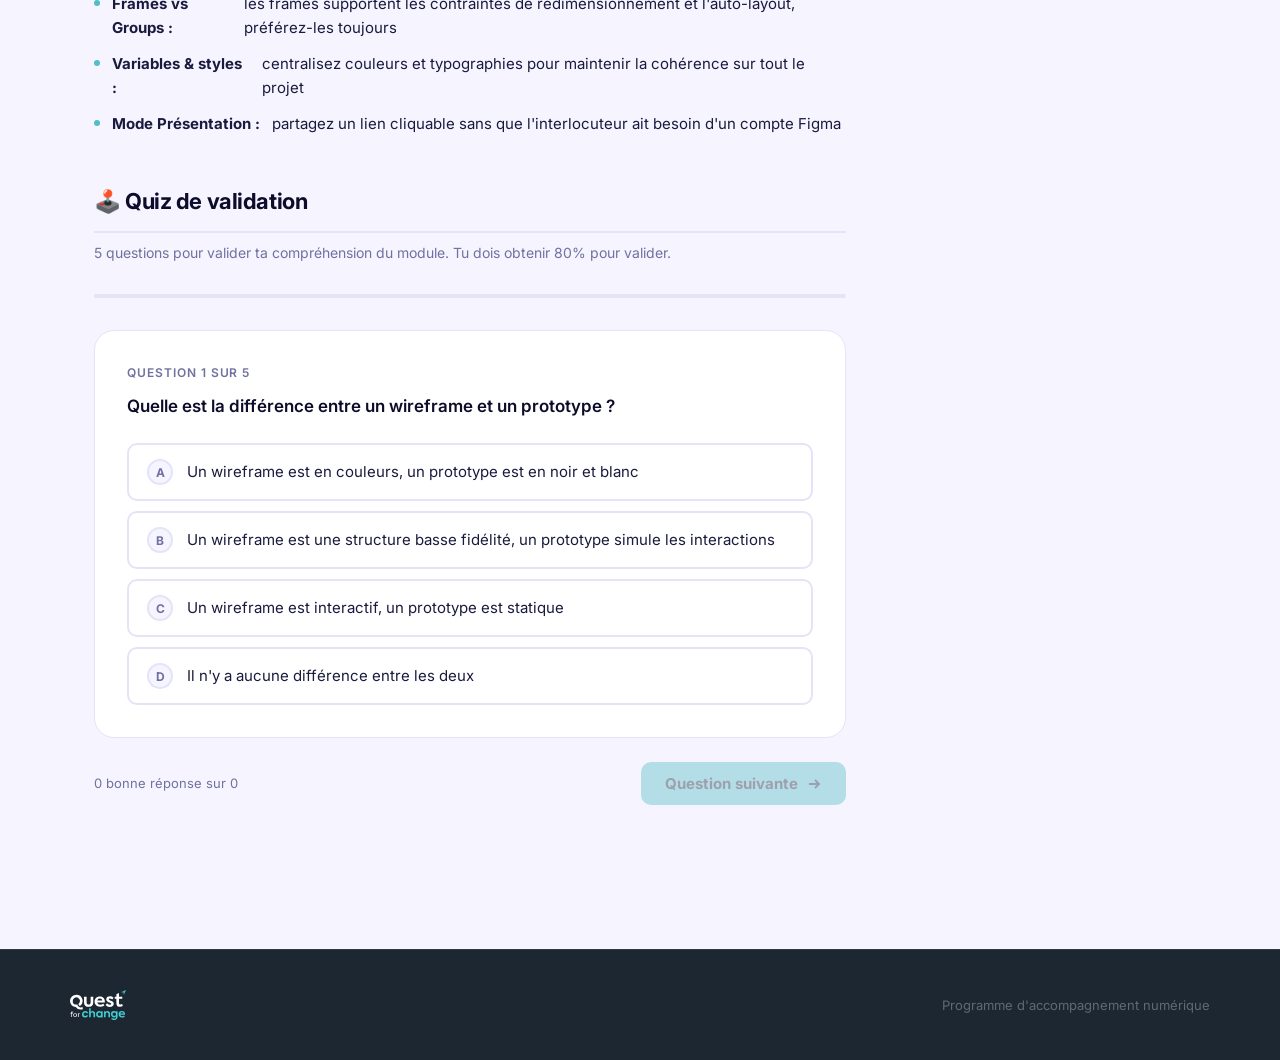
<file: modules/figma.html>
<!DOCTYPE html>
<html lang="fr">
<head>
  <meta charset="UTF-8" />
  <meta name="viewport" content="width=device-width, initial-scale=1.0" />
  <title>Figma : du wireframe au prototype — Culturation</title>
  <link rel="icon" href="../favicon.png" />
  <link rel="stylesheet" href="../css/style.css" />
</head>
<body>

  <nav class="nav">
    <div class="nav-inner">
      <a href="../index.html" class="nav-back">
        <svg viewBox="0 0 16 16" fill="none" stroke="currentColor" stroke-width="2"><path d="M13 8H3M7 4l-4 4 4 4"/></svg>
        Tous les modules
      </a>
      <img src="../logo.svg" alt="Quest for Change" class="nav-logo-img nav-logo-dark" />
    </div>
  </nav>

  <header class="module-hero maquette">
    <div class="module-hero-inner">
      <div class="module-section-tag maquette">🎨 Maquette</div>
      <h1>🖌️ Figma : du wireframe au prototype</h1>
      <p class="module-hero-desc">Créer rapidement des maquettes et prototypes pour tester des hypothèses.</p>
    </div>
  </header>

  <div id="completed-banner" style="display:none; background: #D1FAE5; border-bottom: 1px solid #A7F3D0; padding: 12px 24px; align-items: center; gap: 12px;">
    <span style="font-size:18px">✅</span>
    <span style="font-size:14px; font-weight:600; color: #059669;">Module complété — Score : <span class="banner-score"></span></span>
    <button onclick="scrollToQuiz()" style="margin-left:auto; font-size:13px; background:none; border:1px solid #059669; color:#059669; padding:4px 12px; border-radius:6px; cursor:pointer; font-family:inherit;">Retenter le quiz</button>
  </div>

  <div class="module-main">
    <div class="module-content">

      <div class="content-section">
        <h2>Figma, l'outil central du design produit</h2>
        <p>Figma est aujourd'hui l'outil de référence pour concevoir des interfaces, collaborer en temps réel et produire des prototypes interactifs. Il permet de couvrir tout le spectre : du croquis basse fidélité au prototype cliquable prêt pour les tests utilisateurs.</p>
        <p>L'objectif n'est pas de maîtriser Figma en expert — c'est de savoir l'utiliser comme outil de <strong>communication et de validation</strong>, pas comme outil de livraison artistique.</p>
        <div class="callout info">
          <span class="callout-icon">💡</span>
          <p><strong>Principe clé :</strong> Une maquette Figma doit permettre de tester une hypothèse produit, pas de décorer un livrable. Le but est d'échouer vite et à moindre coût.</p>
        </div>
      </div>

      <div class="content-section">
        <h2>Les 3 niveaux de fidélité</h2>
        <div class="concepts-grid">
          <div class="concept-card">
            <div class="concept-card-icon">⬜</div>
            <h4>Wireframe (basse fidélité)</h4>
            <p>Boîtes grises, texte placeholder. L'objectif est la structure et le flux, pas le visuel. Rapide à produire, facile à modifier.</p>
          </div>
          <div class="concept-card">
            <div class="concept-card-icon">🎨</div>
            <h4>Mockup (haute fidélité)</h4>
            <p>Couleurs, typographie, icônes réels. Représente le rendu visuel final. Utile pour valider la D-A avec les parties prenantes.</p>
          </div>
          <div class="concept-card">
            <div class="concept-card-icon">▶️</div>
            <h4>Prototype (interactif)</h4>
            <p>Liens entre les écrans, transitions, états. Simule l'expérience réelle pour les tests utilisateurs sans écrire de code.</p>
          </div>
          <div class="concept-card">
            <div class="concept-card-icon">🔧</div>
            <h4>Handoff (dev)</h4>
            <p>Transmission aux développeurs avec espacements, couleurs et assets exportés. Figma génère automatiquement les specs CSS.</p>
          </div>
        </div>
      </div>

      <div class="content-section">
        <h2>Les fonctionnalités clés à connaître</h2>
        <ul class="key-points">
          <li><strong>Composants :</strong> éléments réutilisables (boutons, cartes) qui se mettent à jour partout en une fois</li>
          <li><strong>Auto Layout :</strong> permet des frames qui s'adaptent automatiquement au contenu — indispensable pour des designs responsive</li>
          <li><strong>Frames vs Groups :</strong> les frames supportent les contraintes de redimensionnement et l'auto-layout, préférez-les toujours</li>
          <li><strong>Variables & styles :</strong> centralisez couleurs et typographies pour maintenir la cohérence sur tout le projet</li>
          <li><strong>Mode Présentation :</strong> partagez un lien cliquable sans que l'interlocuteur ait besoin d'un compte Figma</li>
        </ul>
      </div>

      <div id="quiz-anchor" class="content-section quiz-section">
        <h2>🕹️ Quiz de validation</h2>
        <p class="quiz-intro">5 questions pour valider ta compréhension du module. Tu dois obtenir 80% pour valider.</p>
        <div id="quiz-container"></div>
        <div id="quiz-result" class="quiz-result">
          <div class="quiz-result-score"></div>
          <h3 class="quiz-result-title"></h3>
          <p class="quiz-result-desc"></p>
          <div class="quiz-result-actions">
            <button class="btn btn-ghost" onclick="retryQuiz()">
              <svg viewBox="0 0 16 16" fill="none" stroke="currentColor" stroke-width="2"><path d="M2 8a6 6 0 1010.5-4M2 4v4h4"/></svg>
              Recommencer
            </button>
            <a href="../index.html" class="btn btn-primary-maquette">Retour aux modules <svg viewBox="0 0 16 16" fill="none" stroke="currentColor" stroke-width="2"><path d="M3 8h10M9 4l4 4-4 4"/></svg></a>
          </div>
        </div>
      </div>

    </div>

    <aside class="module-sidebar">
      <div class="sidebar-card">
        <h4>Modules — Maquette</h4>
        <ul class="sidebar-module-list">
          <li><a href="mindmapping.html" data-module="mindmapping">🧠 Mindmapping <span class="done-check" style="display:none">✓</span></a></li>
          <li><a href="ux-ui.html" data-module="ux-ui">🎯 Notions UX/UI <span class="done-check" style="display:none">✓</span></a></li>
          <li><a href="fonctionnalite.html" data-module="fonctionnalite">🧱 Construire une fonctionnalité <span class="done-check" style="display:none">✓</span></a></li>
          <li><a href="figma.html" class="active" data-module="figma">🖌️ Figma <span class="done-check" style="display:none">✓</span></a></li>
          <li><a href="tests-utilisateurs.html" data-module="tests-utilisateurs">🧪 Tests utilisateurs <span class="done-check" style="display:none">✓</span></a></li>
        </ul>
      </div>
      <div class="sidebar-card">
        <h4>Modules — Technologies</h4>
        <ul class="sidebar-module-list">
          <li><a href="piloter-it.html" data-module="piloter-it">🧭 Piloter un projet IT <span class="done-check" style="display:none">✓</span></a></li>
          <li><a href="onboarder-cto.html" data-module="onboarder-cto">🧑‍💻 Onboarder un CTO <span class="done-check" style="display:none">✓</span></a></li>
          <li><a href="cahier-des-charges.html" data-module="cahier-des-charges">📝 Cahier des charges <span class="done-check" style="display:none">✓</span></a></li>
          <li><a href="business-model.html" data-module="business-model">💼 Business Model <span class="done-check" style="display:none">✓</span></a></li>
          <li><a href="intro-ia.html" data-module="intro-ia">🤖 Intro IA <span class="done-check" style="display:none">✓</span></a></li>
          <li><a href="panorama-tech.html" data-module="panorama-tech">🗺️ Panorama des techno <span class="done-check" style="display:none">✓</span></a></li>
        </ul>
      </div>
    </aside>
  </div>

  <footer class="footer">
    <div class="footer-inner">
      <img src="../logo.svg" alt="Quest for Change" class="footer-logo-img" />
      <p class="footer-text">Programme d'accompagnement numérique</p>
    </div>
  </footer>

  <script src="../js/quiz.js"></script>
  <script>
    const questions = [
      {
        question: "Quelle est la différence entre un wireframe et un prototype ?",
        options: [
          "Un wireframe est en couleurs, un prototype est en noir et blanc",
          "Un wireframe est une structure basse fidélité, un prototype simule les interactions",
          "Un wireframe est interactif, un prototype est statique",
          "Il n'y a aucune différence entre les deux"
        ],
        correct: 1
      },
      {
        question: "À quoi servent les 'composants' dans Figma ?",
        options: [
          "À exporter le code CSS automatiquement",
          "À créer des éléments réutilisables qui se mettent à jour partout simultanément",
          "À collaborer en temps réel avec l'équipe",
          "À importer des photos dans le projet"
        ],
        correct: 1
      },
      {
        question: "Qu'est-ce qu'un 'handoff' dans le processus de design ?",
        options: [
          "La validation finale du design par le client",
          "La transmission des maquettes aux développeurs avec les specs techniques",
          "Le transfert du projet vers un autre designer",
          "L'archivage des anciennes versions du design"
        ],
        correct: 1
      },
      {
        question: "Pourquoi privilégier les 'frames' plutôt que les 'groups' dans Figma ?",
        options: [
          "Les frames sont plus rapides à créer",
          "Les frames supportent les contraintes de redimensionnement et l'auto-layout",
          "Les groups peuvent contenir plus d'éléments",
          "Les frames sont compatibles avec plus d'outils tiers"
        ],
        correct: 1
      },
      {
        question: "Quel est l'avantage principal du prototypage rapide dans une démarche startup ?",
        options: [
          "Économiser sur les coûts de développement final",
          "Valider des hypothèses et recueillir des retours avant d'investir dans le développement",
          "Créer la version finale du produit plus rapidement",
          "Remplacer entièrement la phase de développement"
        ],
        correct: 1
      }
    ];
    const quizInstance = new Quiz('figma', questions, 'maquette');
  </script>
</body>
</html>
</file>
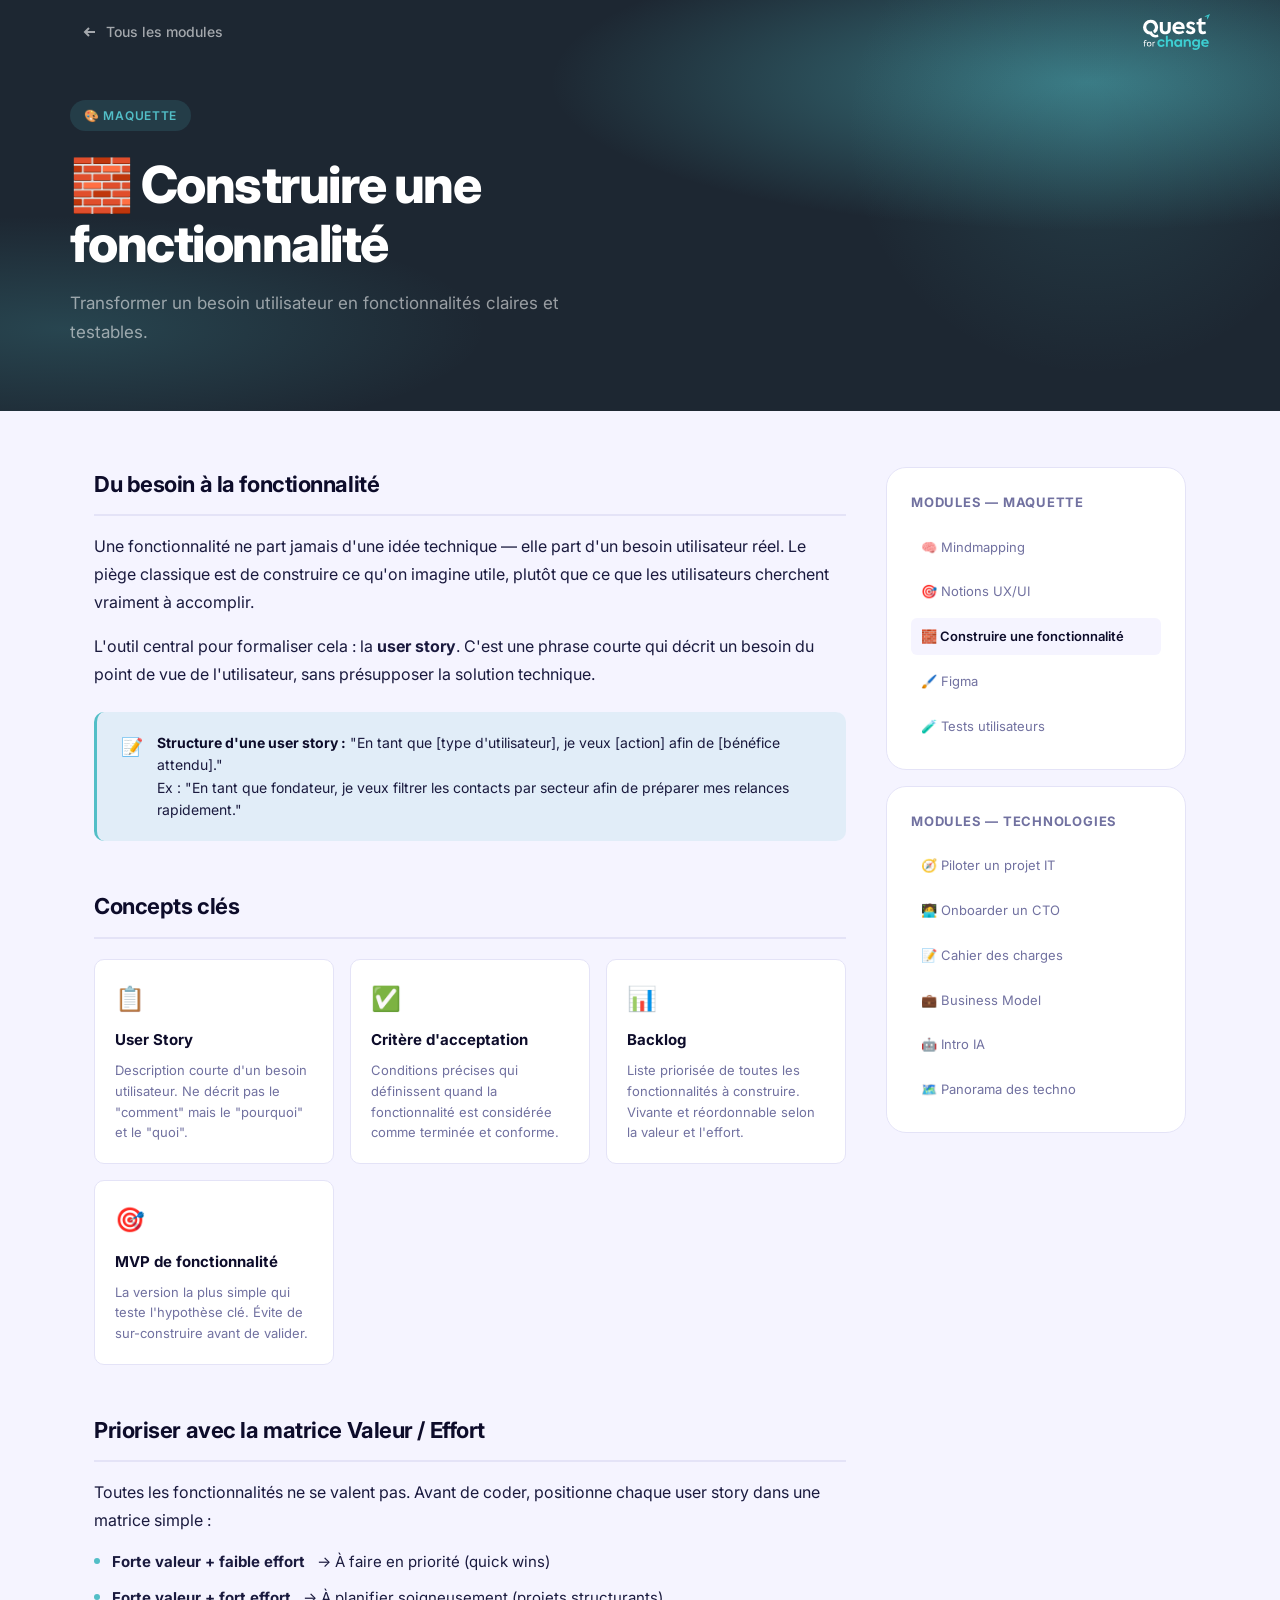
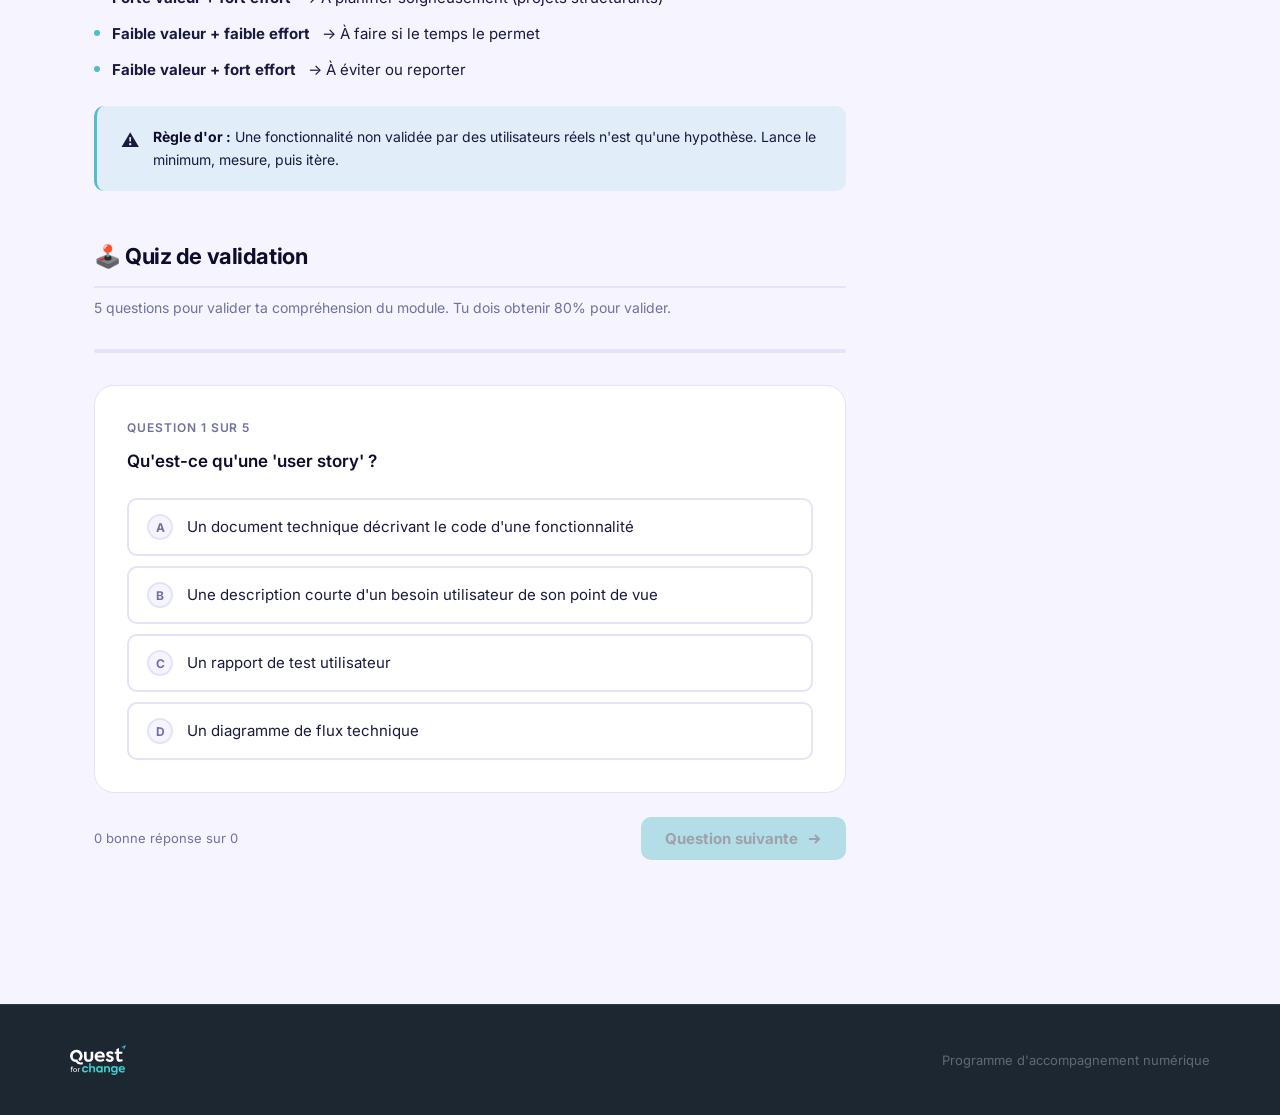
<file: modules/fonctionnalite.html>
<!DOCTYPE html>
<html lang="fr">
<head>
  <meta charset="UTF-8" />
  <meta name="viewport" content="width=device-width, initial-scale=1.0" />
  <title>Construire une fonctionnalité — Culturation</title>
  <link rel="icon" href="../favicon.png" />
  <link rel="stylesheet" href="../css/style.css" />
</head>
<body>

  <nav class="nav">
    <div class="nav-inner">
      <a href="../index.html" class="nav-back">
        <svg viewBox="0 0 16 16" fill="none" stroke="currentColor" stroke-width="2"><path d="M13 8H3M7 4l-4 4 4 4"/></svg>
        Tous les modules
      </a>
      <img src="../logo.svg" alt="Quest for Change" class="nav-logo-img nav-logo-dark" />
    </div>
  </nav>

  <header class="module-hero maquette">
    <div class="module-hero-inner">
      <div class="module-section-tag maquette">🎨 Maquette</div>
      <h1>🧱 Construire une fonctionnalité</h1>
      <p class="module-hero-desc">Transformer un besoin utilisateur en fonctionnalités claires et testables.</p>
    </div>
  </header>

  <div id="completed-banner" style="display:none; background: #D1FAE5; border-bottom: 1px solid #A7F3D0; padding: 12px 24px; align-items: center; gap: 12px;">
    <span style="font-size:18px">✅</span>
    <span style="font-size:14px; font-weight:600; color: #059669;">Module complété — Score : <span class="banner-score"></span></span>
    <button onclick="scrollToQuiz()" style="margin-left:auto; font-size:13px; background:none; border:1px solid #059669; color:#059669; padding:4px 12px; border-radius:6px; cursor:pointer; font-family:inherit;">Retenter le quiz</button>
  </div>

  <div class="module-main">
    <div class="module-content">

      <div class="content-section">
        <h2>Du besoin à la fonctionnalité</h2>
        <p>Une fonctionnalité ne part jamais d'une idée technique — elle part d'un besoin utilisateur réel. Le piège classique est de construire ce qu'on imagine utile, plutôt que ce que les utilisateurs cherchent vraiment à accomplir.</p>
        <p>L'outil central pour formaliser cela : la <strong>user story</strong>. C'est une phrase courte qui décrit un besoin du point de vue de l'utilisateur, sans présupposer la solution technique.</p>
        <div class="callout info">
          <span class="callout-icon">📝</span>
          <p><strong>Structure d'une user story :</strong> "En tant que [type d'utilisateur], je veux [action] afin de [bénéfice attendu]."<br>Ex : "En tant que fondateur, je veux filtrer les contacts par secteur afin de préparer mes relances rapidement."</p>
        </div>
      </div>

      <div class="content-section">
        <h2>Concepts clés</h2>
        <div class="concepts-grid">
          <div class="concept-card">
            <div class="concept-card-icon">📋</div>
            <h4>User Story</h4>
            <p>Description courte d'un besoin utilisateur. Ne décrit pas le "comment" mais le "pourquoi" et le "quoi".</p>
          </div>
          <div class="concept-card">
            <div class="concept-card-icon">✅</div>
            <h4>Critère d'acceptation</h4>
            <p>Conditions précises qui définissent quand la fonctionnalité est considérée comme terminée et conforme.</p>
          </div>
          <div class="concept-card">
            <div class="concept-card-icon">📊</div>
            <h4>Backlog</h4>
            <p>Liste priorisée de toutes les fonctionnalités à construire. Vivante et réordonnable selon la valeur et l'effort.</p>
          </div>
          <div class="concept-card">
            <div class="concept-card-icon">🎯</div>
            <h4>MVP de fonctionnalité</h4>
            <p>La version la plus simple qui teste l'hypothèse clé. Évite de sur-construire avant de valider.</p>
          </div>
        </div>
      </div>

      <div class="content-section">
        <h2>Prioriser avec la matrice Valeur / Effort</h2>
        <p>Toutes les fonctionnalités ne se valent pas. Avant de coder, positionne chaque user story dans une matrice simple :</p>
        <ul class="key-points">
          <li><strong>Forte valeur + faible effort</strong> → À faire en priorité (quick wins)</li>
          <li><strong>Forte valeur + fort effort</strong> → À planifier soigneusement (projets structurants)</li>
          <li><strong>Faible valeur + faible effort</strong> → À faire si le temps le permet</li>
          <li><strong>Faible valeur + fort effort</strong> → À éviter ou reporter</li>
        </ul>
        <div class="callout info">
          <span class="callout-icon">⚠️</span>
          <p><strong>Règle d'or :</strong> Une fonctionnalité non validée par des utilisateurs réels n'est qu'une hypothèse. Lance le minimum, mesure, puis itère.</p>
        </div>
      </div>

      <div id="quiz-anchor" class="content-section quiz-section">
        <h2>🕹️ Quiz de validation</h2>
        <p class="quiz-intro">5 questions pour valider ta compréhension du module. Tu dois obtenir 80% pour valider.</p>
        <div id="quiz-container"></div>
        <div id="quiz-result" class="quiz-result">
          <div class="quiz-result-score"></div>
          <h3 class="quiz-result-title"></h3>
          <p class="quiz-result-desc"></p>
          <div class="quiz-result-actions">
            <button class="btn btn-ghost" onclick="retryQuiz()">
              <svg viewBox="0 0 16 16" fill="none" stroke="currentColor" stroke-width="2"><path d="M2 8a6 6 0 1010.5-4M2 4v4h4"/></svg>
              Recommencer
            </button>
            <a href="../index.html" class="btn btn-primary-maquette">Retour aux modules <svg viewBox="0 0 16 16" fill="none" stroke="currentColor" stroke-width="2"><path d="M3 8h10M9 4l4 4-4 4"/></svg></a>
          </div>
        </div>
      </div>

    </div>

    <aside class="module-sidebar">
      <div class="sidebar-card">
        <h4>Modules — Maquette</h4>
        <ul class="sidebar-module-list">
          <li><a href="mindmapping.html" data-module="mindmapping">🧠 Mindmapping <span class="done-check" style="display:none">✓</span></a></li>
          <li><a href="ux-ui.html" data-module="ux-ui">🎯 Notions UX/UI <span class="done-check" style="display:none">✓</span></a></li>
          <li><a href="fonctionnalite.html" class="active" data-module="fonctionnalite">🧱 Construire une fonctionnalité <span class="done-check" style="display:none">✓</span></a></li>
          <li><a href="figma.html" data-module="figma">🖌️ Figma <span class="done-check" style="display:none">✓</span></a></li>
          <li><a href="tests-utilisateurs.html" data-module="tests-utilisateurs">🧪 Tests utilisateurs <span class="done-check" style="display:none">✓</span></a></li>
        </ul>
      </div>
      <div class="sidebar-card">
        <h4>Modules — Technologies</h4>
        <ul class="sidebar-module-list">
          <li><a href="piloter-it.html" data-module="piloter-it">🧭 Piloter un projet IT <span class="done-check" style="display:none">✓</span></a></li>
          <li><a href="onboarder-cto.html" data-module="onboarder-cto">🧑‍💻 Onboarder un CTO <span class="done-check" style="display:none">✓</span></a></li>
          <li><a href="cahier-des-charges.html" data-module="cahier-des-charges">📝 Cahier des charges <span class="done-check" style="display:none">✓</span></a></li>
          <li><a href="business-model.html" data-module="business-model">💼 Business Model <span class="done-check" style="display:none">✓</span></a></li>
          <li><a href="intro-ia.html" data-module="intro-ia">🤖 Intro IA <span class="done-check" style="display:none">✓</span></a></li>
          <li><a href="panorama-tech.html" data-module="panorama-tech">🗺️ Panorama des techno <span class="done-check" style="display:none">✓</span></a></li>
        </ul>
      </div>
    </aside>
  </div>

  <footer class="footer">
    <div class="footer-inner">
      <img src="../logo.svg" alt="Quest for Change" class="footer-logo-img" />
      <p class="footer-text">Programme d'accompagnement numérique</p>
    </div>
  </footer>

  <script src="../js/quiz.js"></script>
  <script>
    const questions = [
      {
        question: "Qu'est-ce qu'une 'user story' ?",
        options: [
          "Un document technique décrivant le code d'une fonctionnalité",
          "Une description courte d'un besoin utilisateur de son point de vue",
          "Un rapport de test utilisateur",
          "Un diagramme de flux technique"
        ],
        correct: 1
      },
      {
        question: "Quelle est la structure classique d'une user story ?",
        options: [
          "Si… Alors… Sinon…",
          "En tant que… Je veux… Afin de…",
          "Quand… Pourquoi… Comment…",
          "Qui… Quoi… Où…"
        ],
        correct: 1
      },
      {
        question: "Qu'est-ce que le 'critère d'acceptation' d'une fonctionnalité ?",
        options: [
          "Le nombre minimum d'utilisateurs pour lancer la fonctionnalité",
          "Le budget alloué au développement",
          "Les conditions précises qui définissent quand la fonctionnalité est terminée",
          "L'avis des investisseurs sur la fonctionnalité"
        ],
        correct: 2
      },
      {
        question: "Comment prioriser des fonctionnalités dans un backlog ?",
        options: [
          "Par ordre alphabétique",
          "Par complexité technique croissante",
          "En fonction de la valeur apportée et de l'effort de développement",
          "Selon les préférences de l'équipe de design"
        ],
        correct: 2
      },
      {
        question: "Que signifie le principe du MVP appliqué à une fonctionnalité ?",
        options: [
          "La version la plus complexe possible pour impressionner les investisseurs",
          "La version la plus simple qui teste l'hypothèse clé et apporte de la valeur",
          "Une fonctionnalité uniquement disponible pour les administrateurs",
          "La dernière version stable déployée en production"
        ],
        correct: 1
      }
    ];
    const quizInstance = new Quiz('fonctionnalite', questions, 'maquette');
  </script>
</body>
</html>
</file>
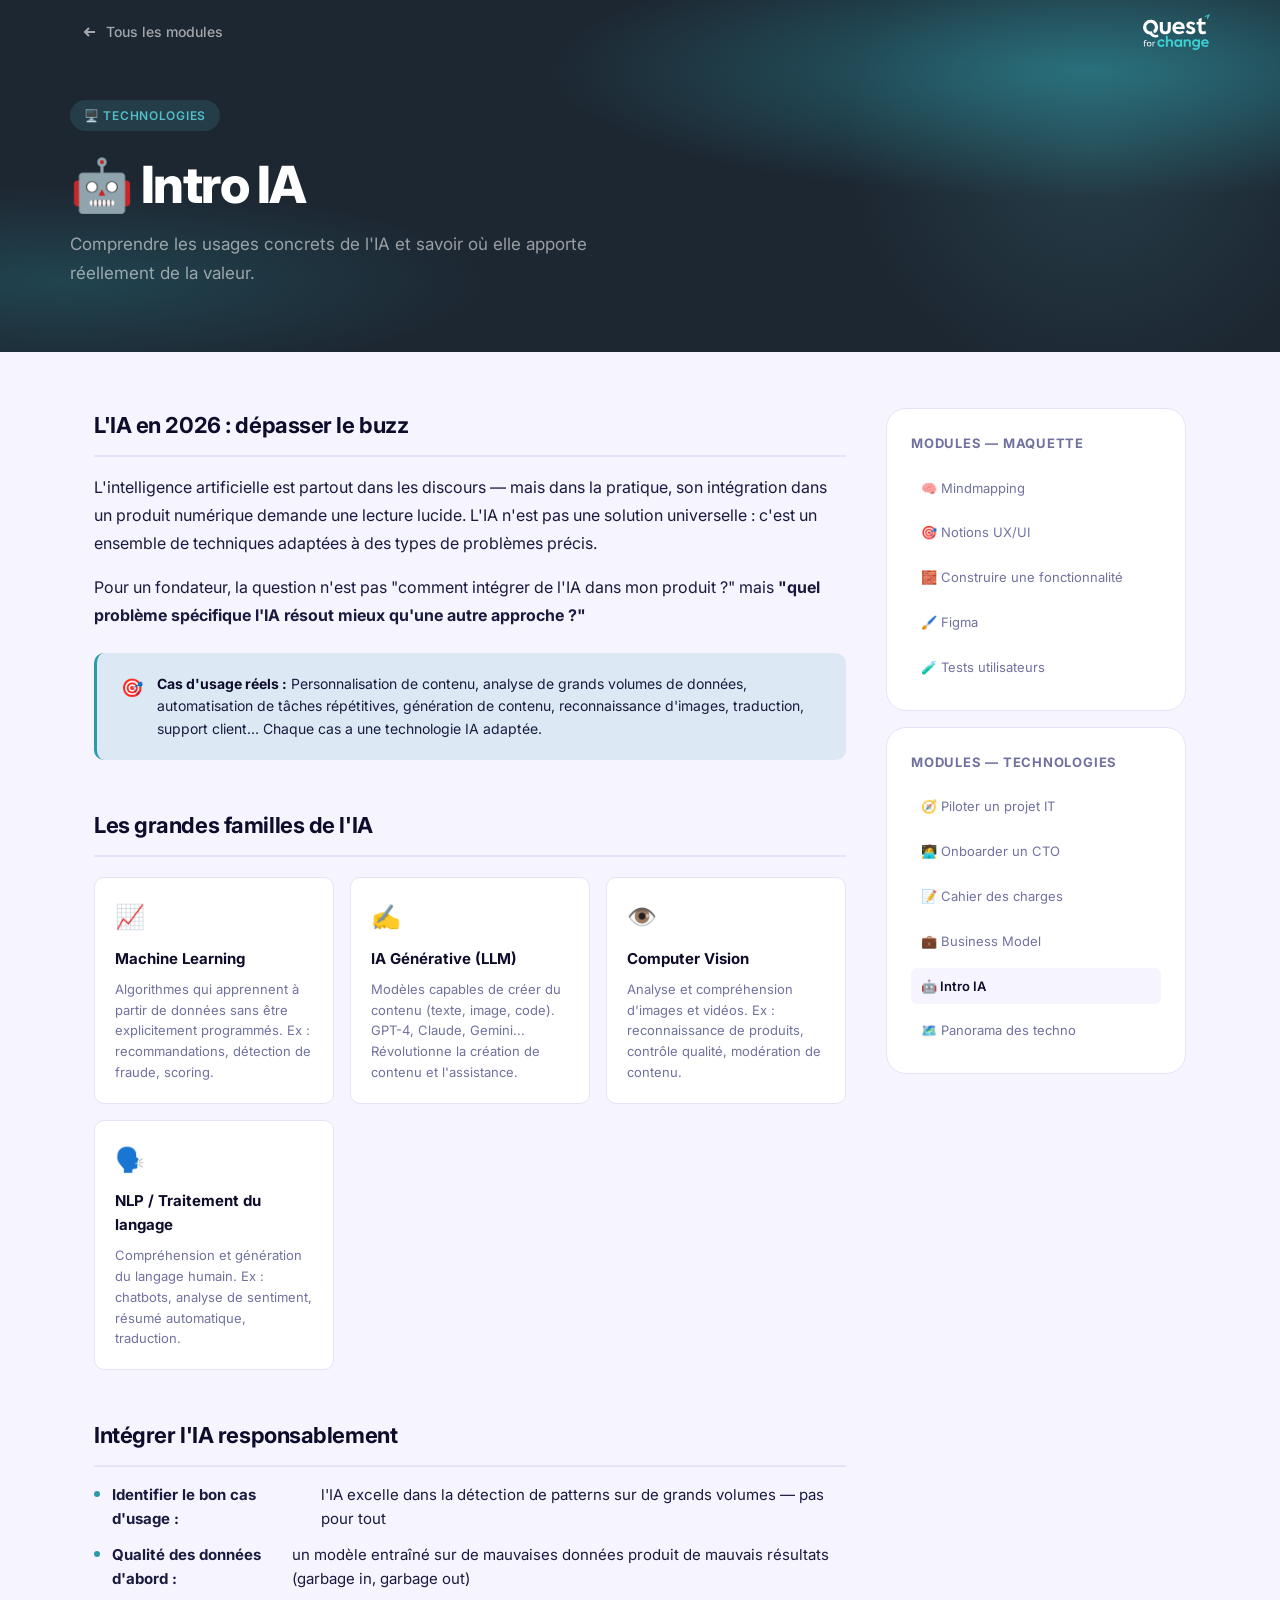
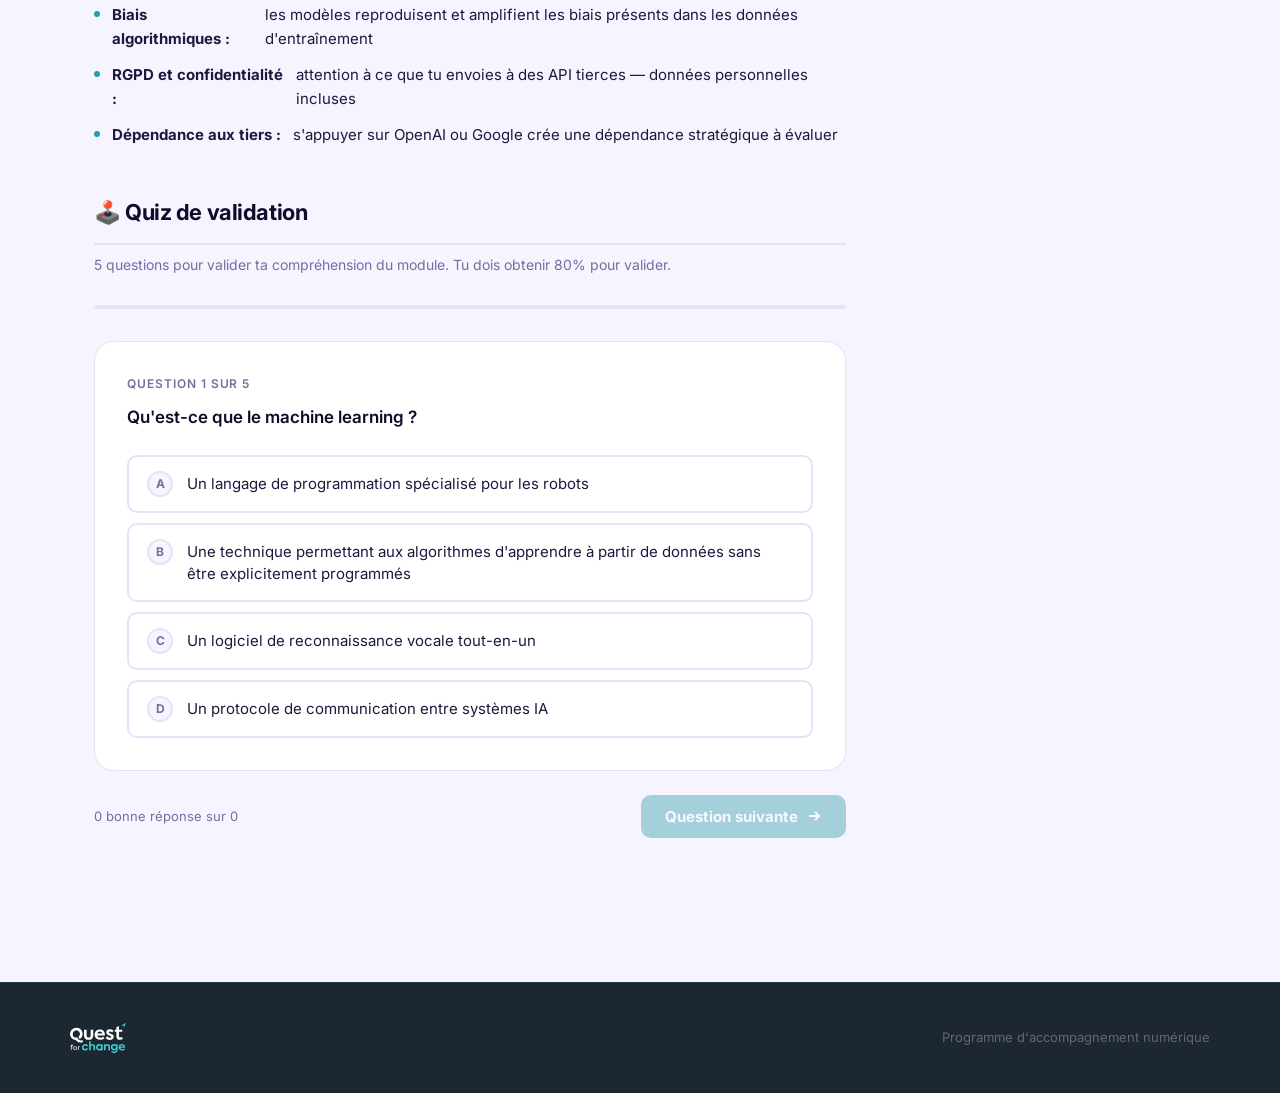
<file: modules/intro-ia.html>
<!DOCTYPE html>
<html lang="fr">
<head>
  <meta charset="UTF-8" />
  <meta name="viewport" content="width=device-width, initial-scale=1.0" />
  <title>Intro IA — Culturation</title>
  <link rel="icon" href="../favicon.png" />
  <link rel="stylesheet" href="../css/style.css" />
</head>
<body>
  <nav class="nav">
    <div class="nav-inner">
      <a href="../index.html" class="nav-back">
        <svg viewBox="0 0 16 16" fill="none" stroke="currentColor" stroke-width="2"><path d="M13 8H3M7 4l-4 4 4 4"/></svg>
        Tous les modules
      </a>
      <img src="../logo.svg" alt="Quest for Change" class="nav-logo-img nav-logo-dark" />
    </div>
  </nav>

  <header class="module-hero tech">
    <div class="module-hero-inner">
      <div class="module-section-tag tech">🖥️ Technologies</div>
      <h1>🤖 Intro IA</h1>
      <p class="module-hero-desc">Comprendre les usages concrets de l'IA et savoir où elle apporte réellement de la valeur.</p>
    </div>
  </header>

  <div id="completed-banner" style="display:none; background: #D1FAE5; border-bottom: 1px solid #A7F3D0; padding: 12px 24px; align-items: center; gap: 12px;">
    <span style="font-size:18px">✅</span>
    <span style="font-size:14px; font-weight:600; color: #059669;">Module complété — Score : <span class="banner-score"></span></span>
    <button onclick="scrollToQuiz()" style="margin-left:auto; font-size:13px; background:none; border:1px solid #059669; color:#059669; padding:4px 12px; border-radius:6px; cursor:pointer; font-family:inherit;">Retenter le quiz</button>
  </div>

  <div class="module-main">
    <div class="module-content">

      <div class="content-section">
        <h2>L'IA en 2026 : dépasser le buzz</h2>
        <p>L'intelligence artificielle est partout dans les discours — mais dans la pratique, son intégration dans un produit numérique demande une lecture lucide. L'IA n'est pas une solution universelle : c'est un ensemble de techniques adaptées à des types de problèmes précis.</p>
        <p>Pour un fondateur, la question n'est pas "comment intégrer de l'IA dans mon produit ?" mais <strong>"quel problème spécifique l'IA résout mieux qu'une autre approche ?"</strong></p>
        <div class="callout info-tech">
          <span class="callout-icon">🎯</span>
          <p><strong>Cas d'usage réels :</strong> Personnalisation de contenu, analyse de grands volumes de données, automatisation de tâches répétitives, génération de contenu, reconnaissance d'images, traduction, support client... Chaque cas a une technologie IA adaptée.</p>
        </div>
      </div>

      <div class="content-section">
        <h2>Les grandes familles de l'IA</h2>
        <div class="concepts-grid">
          <div class="concept-card">
            <div class="concept-card-icon">📈</div>
            <h4>Machine Learning</h4>
            <p>Algorithmes qui apprennent à partir de données sans être explicitement programmés. Ex : recommandations, détection de fraude, scoring.</p>
          </div>
          <div class="concept-card">
            <div class="concept-card-icon">✍️</div>
            <h4>IA Générative (LLM)</h4>
            <p>Modèles capables de créer du contenu (texte, image, code). GPT-4, Claude, Gemini... Révolutionne la création de contenu et l'assistance.</p>
          </div>
          <div class="concept-card">
            <div class="concept-card-icon">👁️</div>
            <h4>Computer Vision</h4>
            <p>Analyse et compréhension d'images et vidéos. Ex : reconnaissance de produits, contrôle qualité, modération de contenu.</p>
          </div>
          <div class="concept-card">
            <div class="concept-card-icon">🗣️</div>
            <h4>NLP / Traitement du langage</h4>
            <p>Compréhension et génération du langage humain. Ex : chatbots, analyse de sentiment, résumé automatique, traduction.</p>
          </div>
        </div>
      </div>

      <div class="content-section">
        <h2>Intégrer l'IA responsablement</h2>
        <ul class="key-points">
          <li><strong>Identifier le bon cas d'usage :</strong> l'IA excelle dans la détection de patterns sur de grands volumes — pas pour tout</li>
          <li><strong>Qualité des données d'abord :</strong> un modèle entraîné sur de mauvaises données produit de mauvais résultats (garbage in, garbage out)</li>
          <li><strong>Biais algorithmiques :</strong> les modèles reproduisent et amplifient les biais présents dans les données d'entraînement</li>
          <li><strong>RGPD et confidentialité :</strong> attention à ce que tu envoies à des API tierces — données personnelles incluses</li>
          <li><strong>Dépendance aux tiers :</strong> s'appuyer sur OpenAI ou Google crée une dépendance stratégique à évaluer</li>
        </ul>
      </div>

      <div id="quiz-anchor" class="content-section quiz-section">
        <h2>🕹️ Quiz de validation</h2>
        <p class="quiz-intro">5 questions pour valider ta compréhension du module. Tu dois obtenir 80% pour valider.</p>
        <div id="quiz-container"></div>
        <div id="quiz-result" class="quiz-result">
          <div class="quiz-result-score"></div>
          <h3 class="quiz-result-title"></h3>
          <p class="quiz-result-desc"></p>
          <div class="quiz-result-actions">
            <button class="btn btn-ghost" onclick="retryQuiz()">
              <svg viewBox="0 0 16 16" fill="none" stroke="currentColor" stroke-width="2"><path d="M2 8a6 6 0 1010.5-4M2 4v4h4"/></svg>
              Recommencer
            </button>
            <a href="../index.html" class="btn btn-primary-tech">Retour aux modules <svg viewBox="0 0 16 16" fill="none" stroke="currentColor" stroke-width="2"><path d="M3 8h10M9 4l4 4-4 4"/></svg></a>
          </div>
        </div>
      </div>

    </div>

    <aside class="module-sidebar">
      <div class="sidebar-card">
        <h4>Modules — Maquette</h4>
        <ul class="sidebar-module-list">
          <li><a href="mindmapping.html" data-module="mindmapping">🧠 Mindmapping <span class="done-check" style="display:none">✓</span></a></li>
          <li><a href="ux-ui.html" data-module="ux-ui">🎯 Notions UX/UI <span class="done-check" style="display:none">✓</span></a></li>
          <li><a href="fonctionnalite.html" data-module="fonctionnalite">🧱 Construire une fonctionnalité <span class="done-check" style="display:none">✓</span></a></li>
          <li><a href="figma.html" data-module="figma">🖌️ Figma <span class="done-check" style="display:none">✓</span></a></li>
          <li><a href="tests-utilisateurs.html" data-module="tests-utilisateurs">🧪 Tests utilisateurs <span class="done-check" style="display:none">✓</span></a></li>
        </ul>
      </div>
      <div class="sidebar-card">
        <h4>Modules — Technologies</h4>
        <ul class="sidebar-module-list">
          <li><a href="piloter-it.html" data-module="piloter-it">🧭 Piloter un projet IT <span class="done-check" style="display:none">✓</span></a></li>
          <li><a href="onboarder-cto.html" data-module="onboarder-cto">🧑‍💻 Onboarder un CTO <span class="done-check" style="display:none">✓</span></a></li>
          <li><a href="cahier-des-charges.html" data-module="cahier-des-charges">📝 Cahier des charges <span class="done-check" style="display:none">✓</span></a></li>
          <li><a href="business-model.html" data-module="business-model">💼 Business Model <span class="done-check" style="display:none">✓</span></a></li>
          <li><a href="intro-ia.html" class="active" data-module="intro-ia">🤖 Intro IA <span class="done-check" style="display:none">✓</span></a></li>
          <li><a href="panorama-tech.html" data-module="panorama-tech">🗺️ Panorama des techno <span class="done-check" style="display:none">✓</span></a></li>
        </ul>
      </div>
    </aside>
  </div>

  <footer class="footer">
    <div class="footer-inner">
      <img src="../logo.svg" alt="Quest for Change" class="footer-logo-img" />
      <p class="footer-text">Programme d'accompagnement numérique</p>
    </div>
  </footer>

  <script src="../js/quiz.js"></script>
  <script>
    const questions = [
      {
        question: "Qu'est-ce que le machine learning ?",
        options: [
          "Un langage de programmation spécialisé pour les robots",
          "Une technique permettant aux algorithmes d'apprendre à partir de données sans être explicitement programmés",
          "Un logiciel de reconnaissance vocale tout-en-un",
          "Un protocole de communication entre systèmes IA"
        ],
        correct: 1
      },
      {
        question: "Quelle est la différence entre l'IA générative et l'IA discriminative ?",
        options: [
          "L'IA générative est payante, l'IA discriminative est open source",
          "L'IA générative crée du nouveau contenu, l'IA discriminative classe ou prédit à partir de données",
          "L'IA générative fonctionne sans données d'entraînement",
          "L'IA générative est une technologie plus ancienne"
        ],
        correct: 1
      },
      {
        question: "Dans quel cas l'IA apporte-t-elle le plus de valeur dans un produit numérique ?",
        options: [
          "Pour remplacer entièrement l'équipe de développement",
          "Pour automatiser des tâches répétitives, personnaliser l'expérience ou analyser de grandes masses de données",
          "Uniquement pour les grandes entreprises avec des millions d'utilisateurs",
          "Pour créer automatiquement des designs d'interface utilisateur"
        ],
        correct: 1
      },
      {
        question: "Qu'est-ce qu'un 'prompt' dans le contexte des LLM ?",
        options: [
          "Un bug dans le code d'un modèle d'IA",
          "L'instruction ou la question soumise au modèle pour obtenir une réponse",
          "Un type spécifique de données d'entraînement",
          "Un paramètre technique interne du modèle"
        ],
        correct: 1
      },
      {
        question: "Quels sont les risques principaux à considérer lors de l'intégration de l'IA dans un produit ?",
        options: [
          "L'IA est toujours précise donc les risques sont négligeables",
          "Uniquement le coût d'implémentation technique",
          "Les biais algorithmiques, la confidentialité des données et la dépendance à des services tiers",
          "Le risque que l'IA devienne autonome et incontrôlable"
        ],
        correct: 2
      }
    ];
    const quizInstance = new Quiz('intro-ia', questions, 'tech');
  </script>
</body>
</html>
</file>
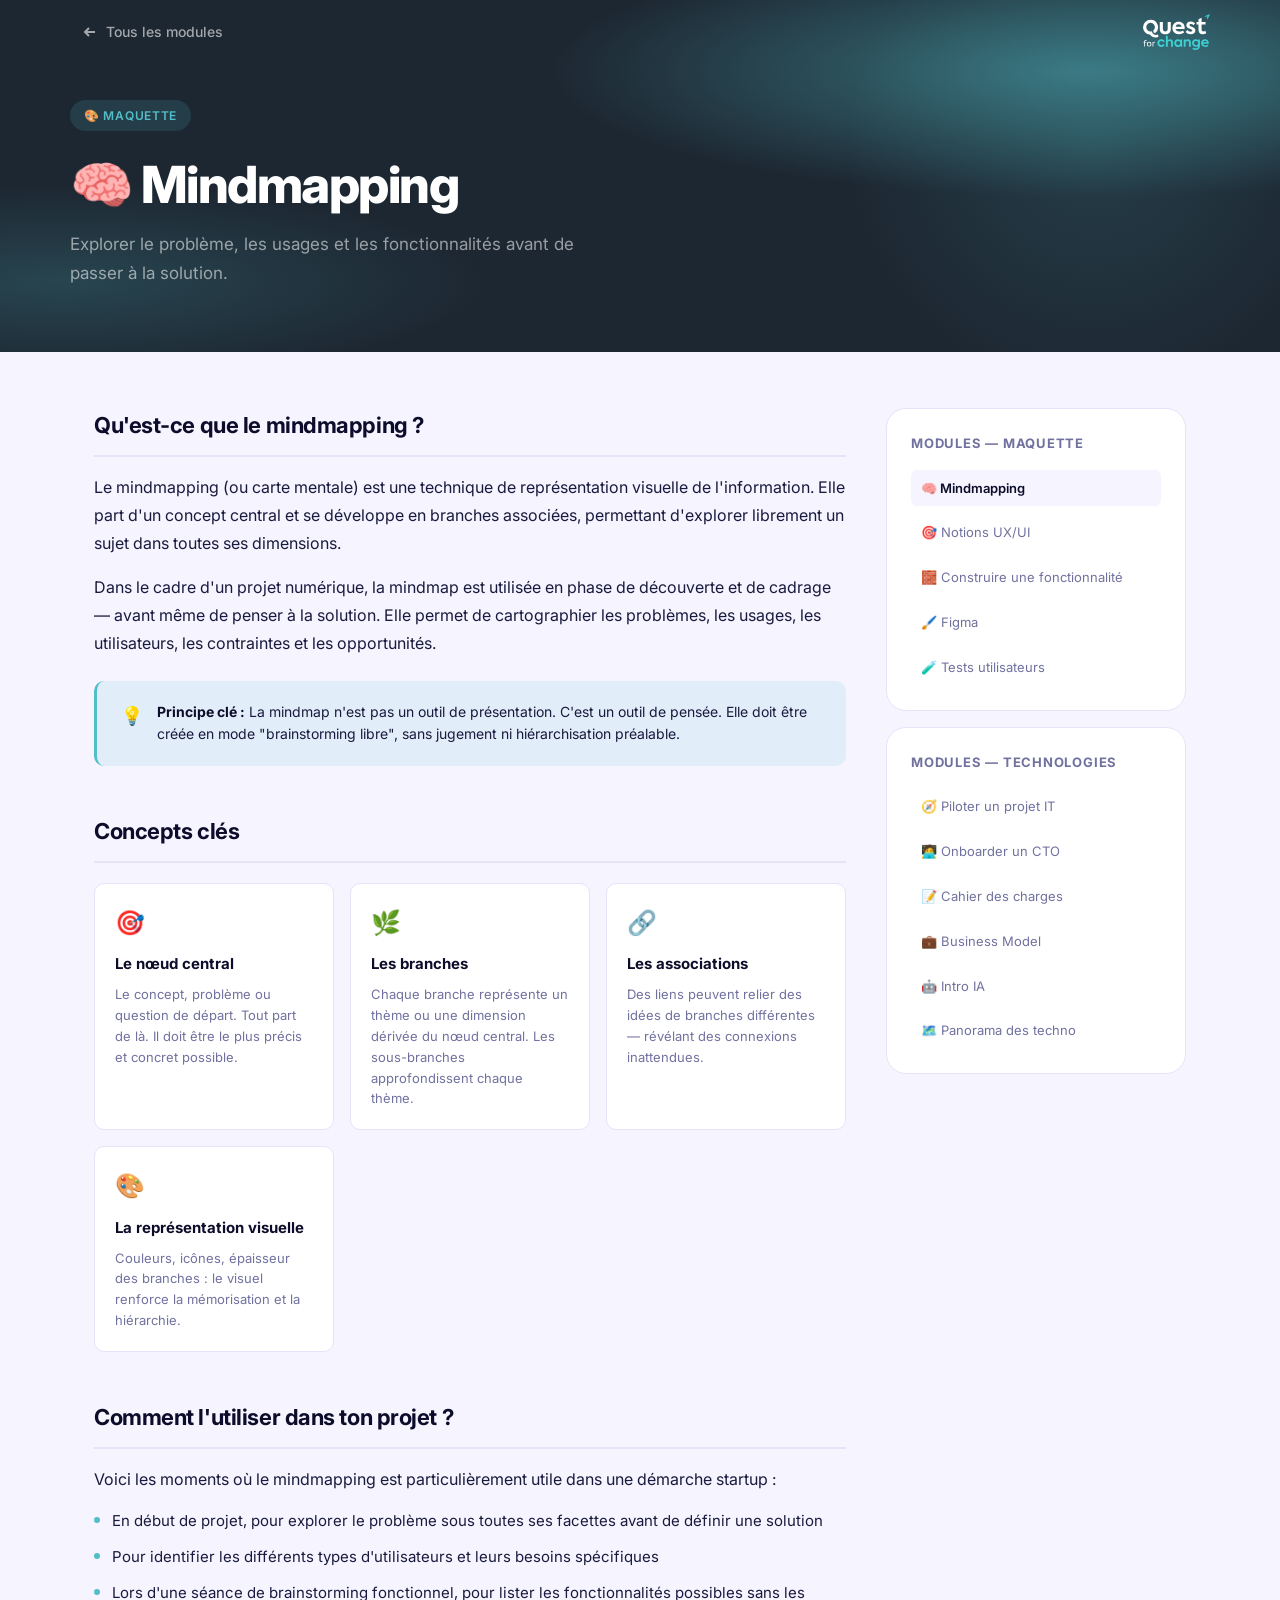
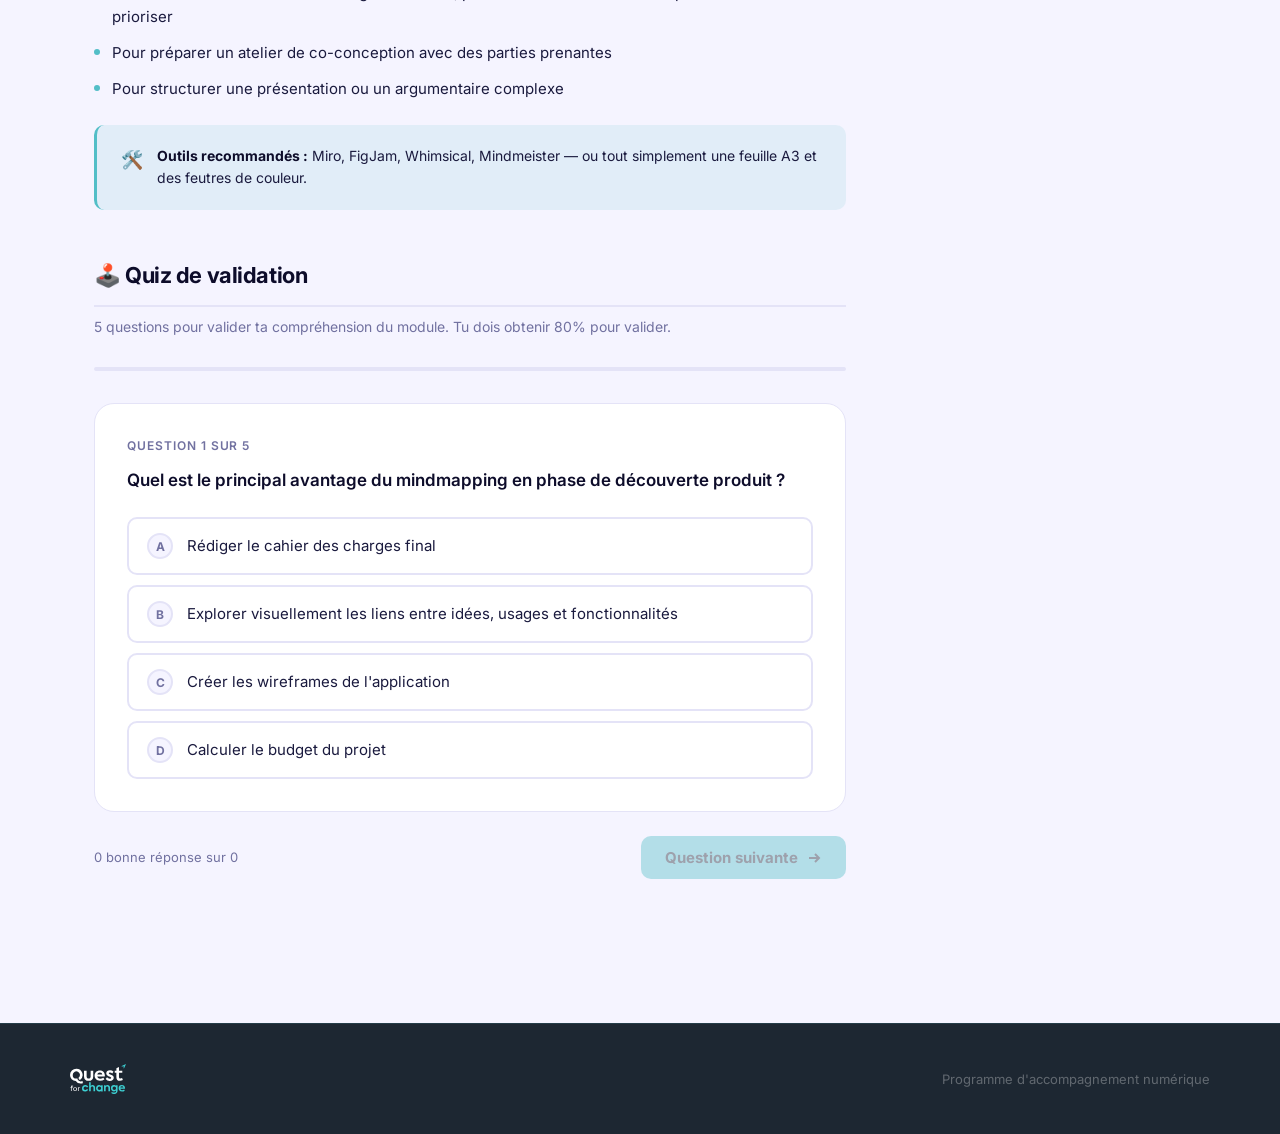
<file: modules/mindmapping.html>
<!DOCTYPE html>
<html lang="fr">
<head>
  <meta charset="UTF-8" />
  <meta name="viewport" content="width=device-width, initial-scale=1.0" />
  <title>Mindmapping — Culturation</title>
  <link rel="icon" href="../favicon.png" />
  <link rel="stylesheet" href="../css/style.css" />
</head>
<body>

  <nav class="nav">
    <div class="nav-inner">
      <a href="../index.html" class="nav-back">
        <svg viewBox="0 0 16 16" fill="none" stroke="currentColor" stroke-width="2"><path d="M13 8H3M7 4l-4 4 4 4"/></svg>
        Tous les modules
      </a>
      <img src="../logo.svg" alt="Quest for Change" class="nav-logo-img nav-logo-dark" />
    </div>
  </nav>

  <header class="module-hero maquette">
    <div class="module-hero-inner">
      <div class="module-section-tag maquette">🎨 Maquette</div>
      <h1>🧠 Mindmapping</h1>
      <p class="module-hero-desc">Explorer le problème, les usages et les fonctionnalités avant de passer à la solution.</p>
    </div>
  </header>

  <!-- Completed banner -->
  <div id="completed-banner" style="display:none; background: #D1FAE5; border-bottom: 1px solid #A7F3D0; padding: 12px 24px; align-items: center; gap: 12px;">
    <span style="font-size:18px">✅</span>
    <span style="font-size:14px; font-weight:600; color: #059669;">Module complété — Score : <span class="banner-score"></span></span>
    <button onclick="scrollToQuiz()" style="margin-left:auto; font-size:13px; background:none; border:1px solid #059669; color:#059669; padding:4px 12px; border-radius:6px; cursor:pointer; font-family:inherit;">Retenter le quiz</button>
  </div>

  <div class="module-main">
    <div class="module-content">

      <div class="content-section">
        <h2>Qu'est-ce que le mindmapping ?</h2>
        <p>Le mindmapping (ou carte mentale) est une technique de représentation visuelle de l'information. Elle part d'un concept central et se développe en branches associées, permettant d'explorer librement un sujet dans toutes ses dimensions.</p>
        <p>Dans le cadre d'un projet numérique, la mindmap est utilisée en phase de découverte et de cadrage — avant même de penser à la solution. Elle permet de cartographier les problèmes, les usages, les utilisateurs, les contraintes et les opportunités.</p>
        <div class="callout info">
          <span class="callout-icon">💡</span>
          <p><strong>Principe clé :</strong> La mindmap n'est pas un outil de présentation. C'est un outil de pensée. Elle doit être créée en mode "brainstorming libre", sans jugement ni hiérarchisation préalable.</p>
        </div>
      </div>

      <div class="content-section">
        <h2>Concepts clés</h2>
        <div class="concepts-grid">
          <div class="concept-card">
            <div class="concept-card-icon">🎯</div>
            <h4>Le nœud central</h4>
            <p>Le concept, problème ou question de départ. Tout part de là. Il doit être le plus précis et concret possible.</p>
          </div>
          <div class="concept-card">
            <div class="concept-card-icon">🌿</div>
            <h4>Les branches</h4>
            <p>Chaque branche représente un thème ou une dimension dérivée du nœud central. Les sous-branches approfondissent chaque thème.</p>
          </div>
          <div class="concept-card">
            <div class="concept-card-icon">🔗</div>
            <h4>Les associations</h4>
            <p>Des liens peuvent relier des idées de branches différentes — révélant des connexions inattendues.</p>
          </div>
          <div class="concept-card">
            <div class="concept-card-icon">🎨</div>
            <h4>La représentation visuelle</h4>
            <p>Couleurs, icônes, épaisseur des branches : le visuel renforce la mémorisation et la hiérarchie.</p>
          </div>
        </div>
      </div>

      <div class="content-section">
        <h2>Comment l'utiliser dans ton projet ?</h2>
        <p>Voici les moments où le mindmapping est particulièrement utile dans une démarche startup :</p>
        <ul class="key-points">
          <li>En début de projet, pour explorer le problème sous toutes ses facettes avant de définir une solution</li>
          <li>Pour identifier les différents types d'utilisateurs et leurs besoins spécifiques</li>
          <li>Lors d'une séance de brainstorming fonctionnel, pour lister les fonctionnalités possibles sans les prioriser</li>
          <li>Pour préparer un atelier de co-conception avec des parties prenantes</li>
          <li>Pour structurer une présentation ou un argumentaire complexe</li>
        </ul>
        <div class="callout info">
          <span class="callout-icon">🛠️</span>
          <p><strong>Outils recommandés :</strong> Miro, FigJam, Whimsical, Mindmeister — ou tout simplement une feuille A3 et des feutres de couleur.</p>
        </div>
      </div>

      <!-- QUIZ -->
      <div id="quiz-anchor" class="content-section quiz-section">
        <h2>🕹️ Quiz de validation</h2>
        <p class="quiz-intro">5 questions pour valider ta compréhension du module. Tu dois obtenir 80% pour valider.</p>
        <div id="quiz-container"></div>
        <div id="quiz-result" class="quiz-result">
          <div class="quiz-result-score"></div>
          <h3 class="quiz-result-title"></h3>
          <p class="quiz-result-desc"></p>
          <div class="quiz-result-actions">
            <button class="btn btn-ghost" onclick="retryQuiz()">
              <svg viewBox="0 0 16 16" fill="none" stroke="currentColor" stroke-width="2"><path d="M2 8a6 6 0 1010.5-4M2 4v4h4"/></svg>
              Recommencer
            </button>
            <a href="../index.html" class="btn btn-primary-maquette">
              Retour aux modules
              <svg viewBox="0 0 16 16" fill="none" stroke="currentColor" stroke-width="2"><path d="M3 8h10M9 4l4 4-4 4"/></svg>
            </a>
          </div>
        </div>
      </div>

    </div>

    <!-- SIDEBAR -->
    <aside class="module-sidebar">
      <div class="sidebar-card">
        <h4>Modules — Maquette</h4>
        <ul class="sidebar-module-list">
          <li><a href="mindmapping.html" class="active" data-module="mindmapping">🧠 Mindmapping <span class="done-check" style="display:none">✓</span></a></li>
          <li><a href="ux-ui.html" data-module="ux-ui">🎯 Notions UX/UI <span class="done-check" style="display:none">✓</span></a></li>
          <li><a href="fonctionnalite.html" data-module="fonctionnalite">🧱 Construire une fonctionnalité <span class="done-check" style="display:none">✓</span></a></li>
          <li><a href="figma.html" data-module="figma">🖌️ Figma <span class="done-check" style="display:none">✓</span></a></li>
          <li><a href="tests-utilisateurs.html" data-module="tests-utilisateurs">🧪 Tests utilisateurs <span class="done-check" style="display:none">✓</span></a></li>
        </ul>
      </div>
      <div class="sidebar-card">
        <h4>Modules — Technologies</h4>
        <ul class="sidebar-module-list">
          <li><a href="piloter-it.html" data-module="piloter-it">🧭 Piloter un projet IT <span class="done-check" style="display:none">✓</span></a></li>
          <li><a href="onboarder-cto.html" data-module="onboarder-cto">🧑‍💻 Onboarder un CTO <span class="done-check" style="display:none">✓</span></a></li>
          <li><a href="cahier-des-charges.html" data-module="cahier-des-charges">📝 Cahier des charges <span class="done-check" style="display:none">✓</span></a></li>
          <li><a href="business-model.html" data-module="business-model">💼 Business Model <span class="done-check" style="display:none">✓</span></a></li>
          <li><a href="intro-ia.html" data-module="intro-ia">🤖 Intro IA <span class="done-check" style="display:none">✓</span></a></li>
          <li><a href="panorama-tech.html" data-module="panorama-tech">🗺️ Panorama des techno <span class="done-check" style="display:none">✓</span></a></li>
        </ul>
      </div>
    </aside>
  </div>

  <footer class="footer">
    <div class="footer-inner">
      <img src="../logo.svg" alt="Quest for Change" class="footer-logo-img" />
      <p class="footer-text">Programme d'accompagnement numérique</p>
    </div>
  </footer>

  <script src="../js/quiz.js"></script>
  <script>
    const questions = [
      {
        question: "Quel est le principal avantage du mindmapping en phase de découverte produit ?",
        options: [
          "Rédiger le cahier des charges final",
          "Explorer visuellement les liens entre idées, usages et fonctionnalités",
          "Créer les wireframes de l'application",
          "Calculer le budget du projet"
        ],
        correct: 1
      },
      {
        question: "Où place-t-on le concept central dans une mindmap ?",
        options: [
          "En haut à gauche de la page",
          "En bas, pour laisser de la place",
          "Au centre, comme point de départ de toutes les branches",
          "Dans une colonne à droite"
        ],
        correct: 2
      },
      {
        question: "Quelle est la bonne pratique lors de la création d'une mindmap ?",
        options: [
          "Hiérarchiser les idées avant de les noter",
          "Se limiter à 3 branches maximum",
          "Laisser libre cours aux associations d'idées sans jugement dans un premier temps",
          "Commencer par les sous-branches les plus détaillées"
        ],
        correct: 2
      },
      {
        question: "Dans quel cas le mindmapping est-il particulièrement utile ?",
        options: [
          "Pour rédiger un contrat avec un prestataire",
          "Pour structurer une présentation comptable",
          "Pour clarifier un problème complexe avec de nombreuses dimensions",
          "Pour écrire le code d'une fonctionnalité"
        ],
        correct: 2
      },
      {
        question: "Qu'est-ce qu'une branche dans une mindmap représente ?",
        options: [
          "Une étape du planning projet avec une date",
          "Un thème ou une idée dérivée du concept central",
          "Un utilisateur de l'application",
          "Un composant technique du système"
        ],
        correct: 1
      }
    ];
    const quizInstance = new Quiz('mindmapping', questions, 'maquette');
  </script>
</body>
</html>
</file>
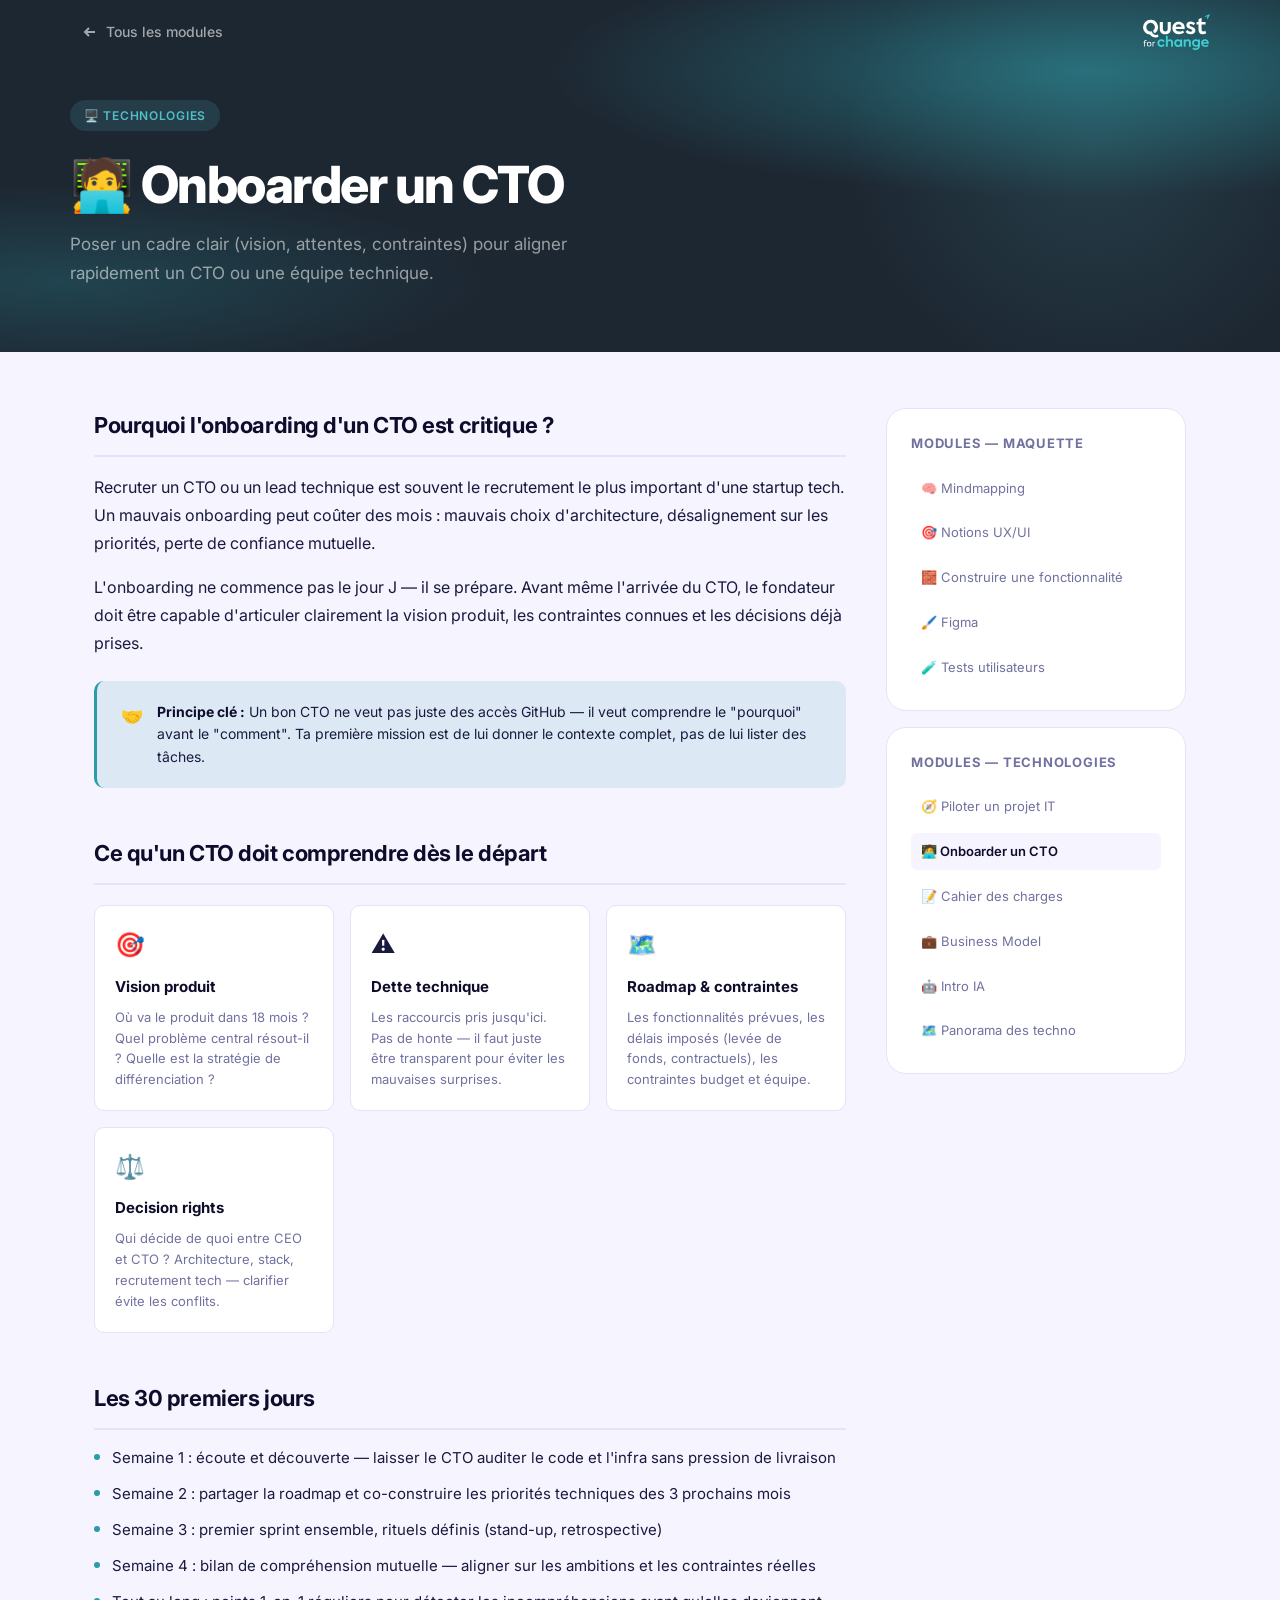
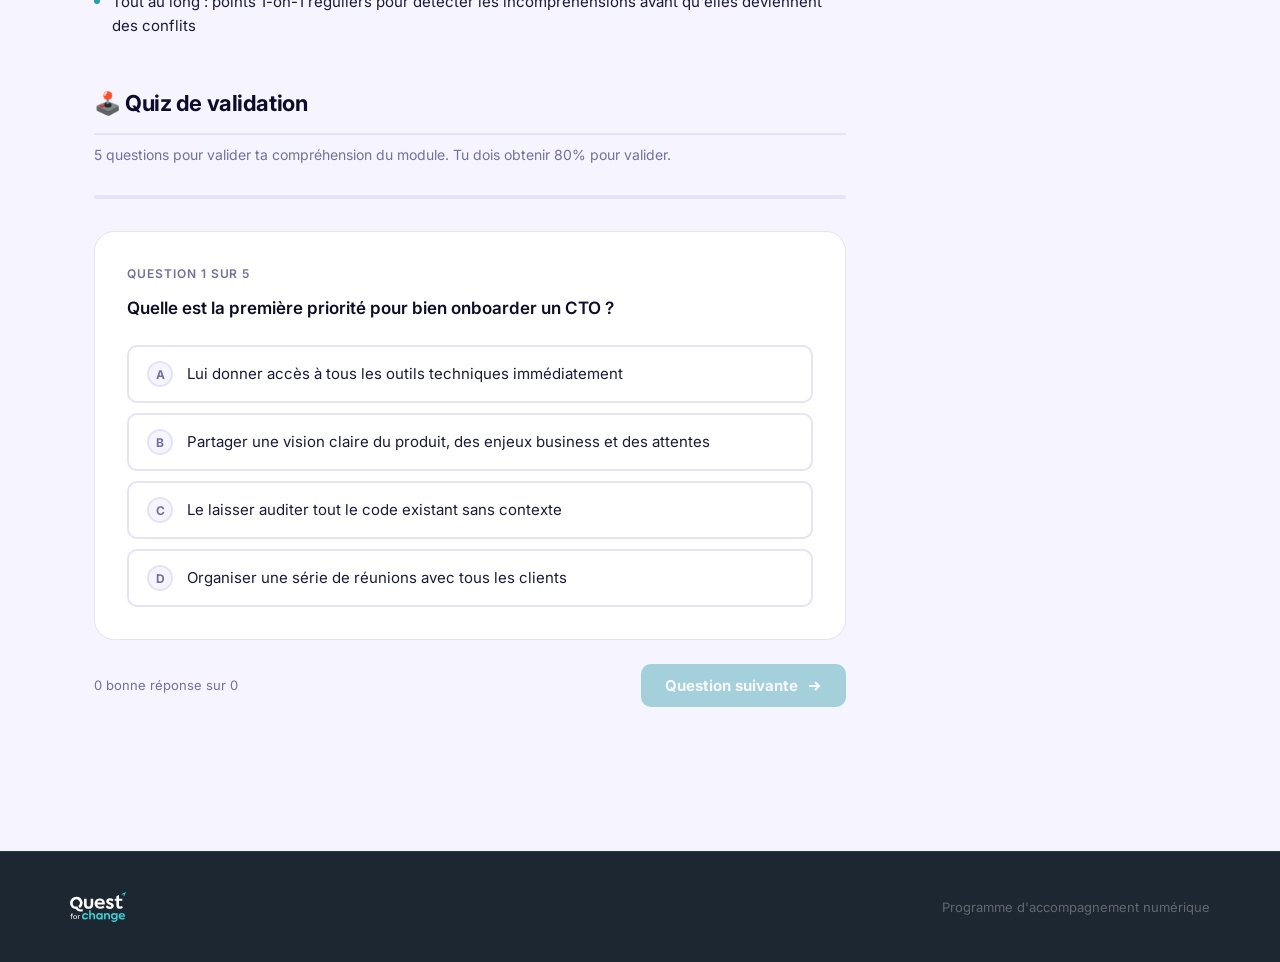
<file: modules/onboarder-cto.html>
<!DOCTYPE html>
<html lang="fr">
<head>
  <meta charset="UTF-8" />
  <meta name="viewport" content="width=device-width, initial-scale=1.0" />
  <title>Onboarder un CTO — Culturation</title>
  <link rel="icon" href="../favicon.png" />
  <link rel="stylesheet" href="../css/style.css" />
</head>
<body>
  <nav class="nav">
    <div class="nav-inner">
      <a href="../index.html" class="nav-back">
        <svg viewBox="0 0 16 16" fill="none" stroke="currentColor" stroke-width="2"><path d="M13 8H3M7 4l-4 4 4 4"/></svg>
        Tous les modules
      </a>
      <img src="../logo.svg" alt="Quest for Change" class="nav-logo-img nav-logo-dark" />
    </div>
  </nav>

  <header class="module-hero tech">
    <div class="module-hero-inner">
      <div class="module-section-tag tech">🖥️ Technologies</div>
      <h1>🧑‍💻 Onboarder un CTO</h1>
      <p class="module-hero-desc">Poser un cadre clair (vision, attentes, contraintes) pour aligner rapidement un CTO ou une équipe technique.</p>
    </div>
  </header>

  <div id="completed-banner" style="display:none; background: #D1FAE5; border-bottom: 1px solid #A7F3D0; padding: 12px 24px; align-items: center; gap: 12px;">
    <span style="font-size:18px">✅</span>
    <span style="font-size:14px; font-weight:600; color: #059669;">Module complété — Score : <span class="banner-score"></span></span>
    <button onclick="scrollToQuiz()" style="margin-left:auto; font-size:13px; background:none; border:1px solid #059669; color:#059669; padding:4px 12px; border-radius:6px; cursor:pointer; font-family:inherit;">Retenter le quiz</button>
  </div>

  <div class="module-main">
    <div class="module-content">

      <div class="content-section">
        <h2>Pourquoi l'onboarding d'un CTO est critique ?</h2>
        <p>Recruter un CTO ou un lead technique est souvent le recrutement le plus important d'une startup tech. Un mauvais onboarding peut coûter des mois : mauvais choix d'architecture, désalignement sur les priorités, perte de confiance mutuelle.</p>
        <p>L'onboarding ne commence pas le jour J — il se prépare. Avant même l'arrivée du CTO, le fondateur doit être capable d'articuler clairement la vision produit, les contraintes connues et les décisions déjà prises.</p>
        <div class="callout info-tech">
          <span class="callout-icon">🤝</span>
          <p><strong>Principe clé :</strong> Un bon CTO ne veut pas juste des accès GitHub — il veut comprendre le "pourquoi" avant le "comment". Ta première mission est de lui donner le contexte complet, pas de lui lister des tâches.</p>
        </div>
      </div>

      <div class="content-section">
        <h2>Ce qu'un CTO doit comprendre dès le départ</h2>
        <div class="concepts-grid">
          <div class="concept-card">
            <div class="concept-card-icon">🎯</div>
            <h4>Vision produit</h4>
            <p>Où va le produit dans 18 mois ? Quel problème central résout-il ? Quelle est la stratégie de différenciation ?</p>
          </div>
          <div class="concept-card">
            <div class="concept-card-icon">⚠️</div>
            <h4>Dette technique</h4>
            <p>Les raccourcis pris jusqu'ici. Pas de honte — il faut juste être transparent pour éviter les mauvaises surprises.</p>
          </div>
          <div class="concept-card">
            <div class="concept-card-icon">🗺️</div>
            <h4>Roadmap & contraintes</h4>
            <p>Les fonctionnalités prévues, les délais imposés (levée de fonds, contractuels), les contraintes budget et équipe.</p>
          </div>
          <div class="concept-card">
            <div class="concept-card-icon">⚖️</div>
            <h4>Decision rights</h4>
            <p>Qui décide de quoi entre CEO et CTO ? Architecture, stack, recrutement tech — clarifier évite les conflits.</p>
          </div>
        </div>
      </div>

      <div class="content-section">
        <h2>Les 30 premiers jours</h2>
        <ul class="key-points">
          <li>Semaine 1 : écoute et découverte — laisser le CTO auditer le code et l'infra sans pression de livraison</li>
          <li>Semaine 2 : partager la roadmap et co-construire les priorités techniques des 3 prochains mois</li>
          <li>Semaine 3 : premier sprint ensemble, rituels définis (stand-up, retrospective)</li>
          <li>Semaine 4 : bilan de compréhension mutuelle — aligner sur les ambitions et les contraintes réelles</li>
          <li>Tout au long : points 1-on-1 réguliers pour détecter les incompréhensions avant qu'elles deviennent des conflits</li>
        </ul>
      </div>

      <div id="quiz-anchor" class="content-section quiz-section">
        <h2>🕹️ Quiz de validation</h2>
        <p class="quiz-intro">5 questions pour valider ta compréhension du module. Tu dois obtenir 80% pour valider.</p>
        <div id="quiz-container"></div>
        <div id="quiz-result" class="quiz-result">
          <div class="quiz-result-score"></div>
          <h3 class="quiz-result-title"></h3>
          <p class="quiz-result-desc"></p>
          <div class="quiz-result-actions">
            <button class="btn btn-ghost" onclick="retryQuiz()">
              <svg viewBox="0 0 16 16" fill="none" stroke="currentColor" stroke-width="2"><path d="M2 8a6 6 0 1010.5-4M2 4v4h4"/></svg>
              Recommencer
            </button>
            <a href="../index.html" class="btn btn-primary-tech">Retour aux modules <svg viewBox="0 0 16 16" fill="none" stroke="currentColor" stroke-width="2"><path d="M3 8h10M9 4l4 4-4 4"/></svg></a>
          </div>
        </div>
      </div>

    </div>

    <aside class="module-sidebar">
      <div class="sidebar-card">
        <h4>Modules — Maquette</h4>
        <ul class="sidebar-module-list">
          <li><a href="mindmapping.html" data-module="mindmapping">🧠 Mindmapping <span class="done-check" style="display:none">✓</span></a></li>
          <li><a href="ux-ui.html" data-module="ux-ui">🎯 Notions UX/UI <span class="done-check" style="display:none">✓</span></a></li>
          <li><a href="fonctionnalite.html" data-module="fonctionnalite">🧱 Construire une fonctionnalité <span class="done-check" style="display:none">✓</span></a></li>
          <li><a href="figma.html" data-module="figma">🖌️ Figma <span class="done-check" style="display:none">✓</span></a></li>
          <li><a href="tests-utilisateurs.html" data-module="tests-utilisateurs">🧪 Tests utilisateurs <span class="done-check" style="display:none">✓</span></a></li>
        </ul>
      </div>
      <div class="sidebar-card">
        <h4>Modules — Technologies</h4>
        <ul class="sidebar-module-list">
          <li><a href="piloter-it.html" data-module="piloter-it">🧭 Piloter un projet IT <span class="done-check" style="display:none">✓</span></a></li>
          <li><a href="onboarder-cto.html" class="active" data-module="onboarder-cto">🧑‍💻 Onboarder un CTO <span class="done-check" style="display:none">✓</span></a></li>
          <li><a href="cahier-des-charges.html" data-module="cahier-des-charges">📝 Cahier des charges <span class="done-check" style="display:none">✓</span></a></li>
          <li><a href="business-model.html" data-module="business-model">💼 Business Model <span class="done-check" style="display:none">✓</span></a></li>
          <li><a href="intro-ia.html" data-module="intro-ia">🤖 Intro IA <span class="done-check" style="display:none">✓</span></a></li>
          <li><a href="panorama-tech.html" data-module="panorama-tech">🗺️ Panorama des techno <span class="done-check" style="display:none">✓</span></a></li>
        </ul>
      </div>
    </aside>
  </div>

  <footer class="footer">
    <div class="footer-inner">
      <img src="../logo.svg" alt="Quest for Change" class="footer-logo-img" />
      <p class="footer-text">Programme d'accompagnement numérique</p>
    </div>
  </footer>

  <script src="../js/quiz.js"></script>
  <script>
    const questions = [
      {
        question: "Quelle est la première priorité pour bien onboarder un CTO ?",
        options: [
          "Lui donner accès à tous les outils techniques immédiatement",
          "Partager une vision claire du produit, des enjeux business et des attentes",
          "Le laisser auditer tout le code existant sans contexte",
          "Organiser une série de réunions avec tous les clients"
        ],
        correct: 1
      },
      {
        question: "Qu'est-ce que la 'dette technique' que le CTO doit comprendre ?",
        options: [
          "La facture des serveurs cloud du mois",
          "L'ensemble des raccourcis techniques pris qui devront être corrigés ultérieurement",
          "Le budget alloué à la R&D pour l'année",
          "Les salaires de l'équipe technique"
        ],
        correct: 1
      },
      {
        question: "Pourquoi définir des 'decision rights' pour le CTO ?",
        options: [
          "Pour limiter les dépenses informatiques",
          "Pour clarifier qui décide de quoi entre le CTO, le CEO et les autres parties prenantes",
          "Pour respecter des obligations légales",
          "Pour définir les horaires de travail de l'équipe technique"
        ],
        correct: 1
      },
      {
        question: "Quel document est essentiel à partager lors de l'onboarding d'un CTO ?",
        options: [
          "Le bilan comptable des 3 dernières années",
          "La liste des clients insatisfaits",
          "La roadmap produit, l'architecture technique actuelle et les contraintes connues",
          "Les contrats de travail de tous les employés"
        ],
        correct: 2
      },
      {
        question: "Comment s'assurer que le CTO est bien aligné après ses premières semaines ?",
        options: [
          "En lui demandant de livrer une fonctionnalité majeure dès le premier mois",
          "En organisant des points réguliers pour valider la compréhension mutuelle des priorités",
          "En limitant ses accès techniques jusqu'à la fin de la période d'essai",
          "En lui confiant immédiatement la totalité du budget tech"
        ],
        correct: 1
      }
    ];
    const quizInstance = new Quiz('onboarder-cto', questions, 'tech');
  </script>
</body>
</html>
</file>
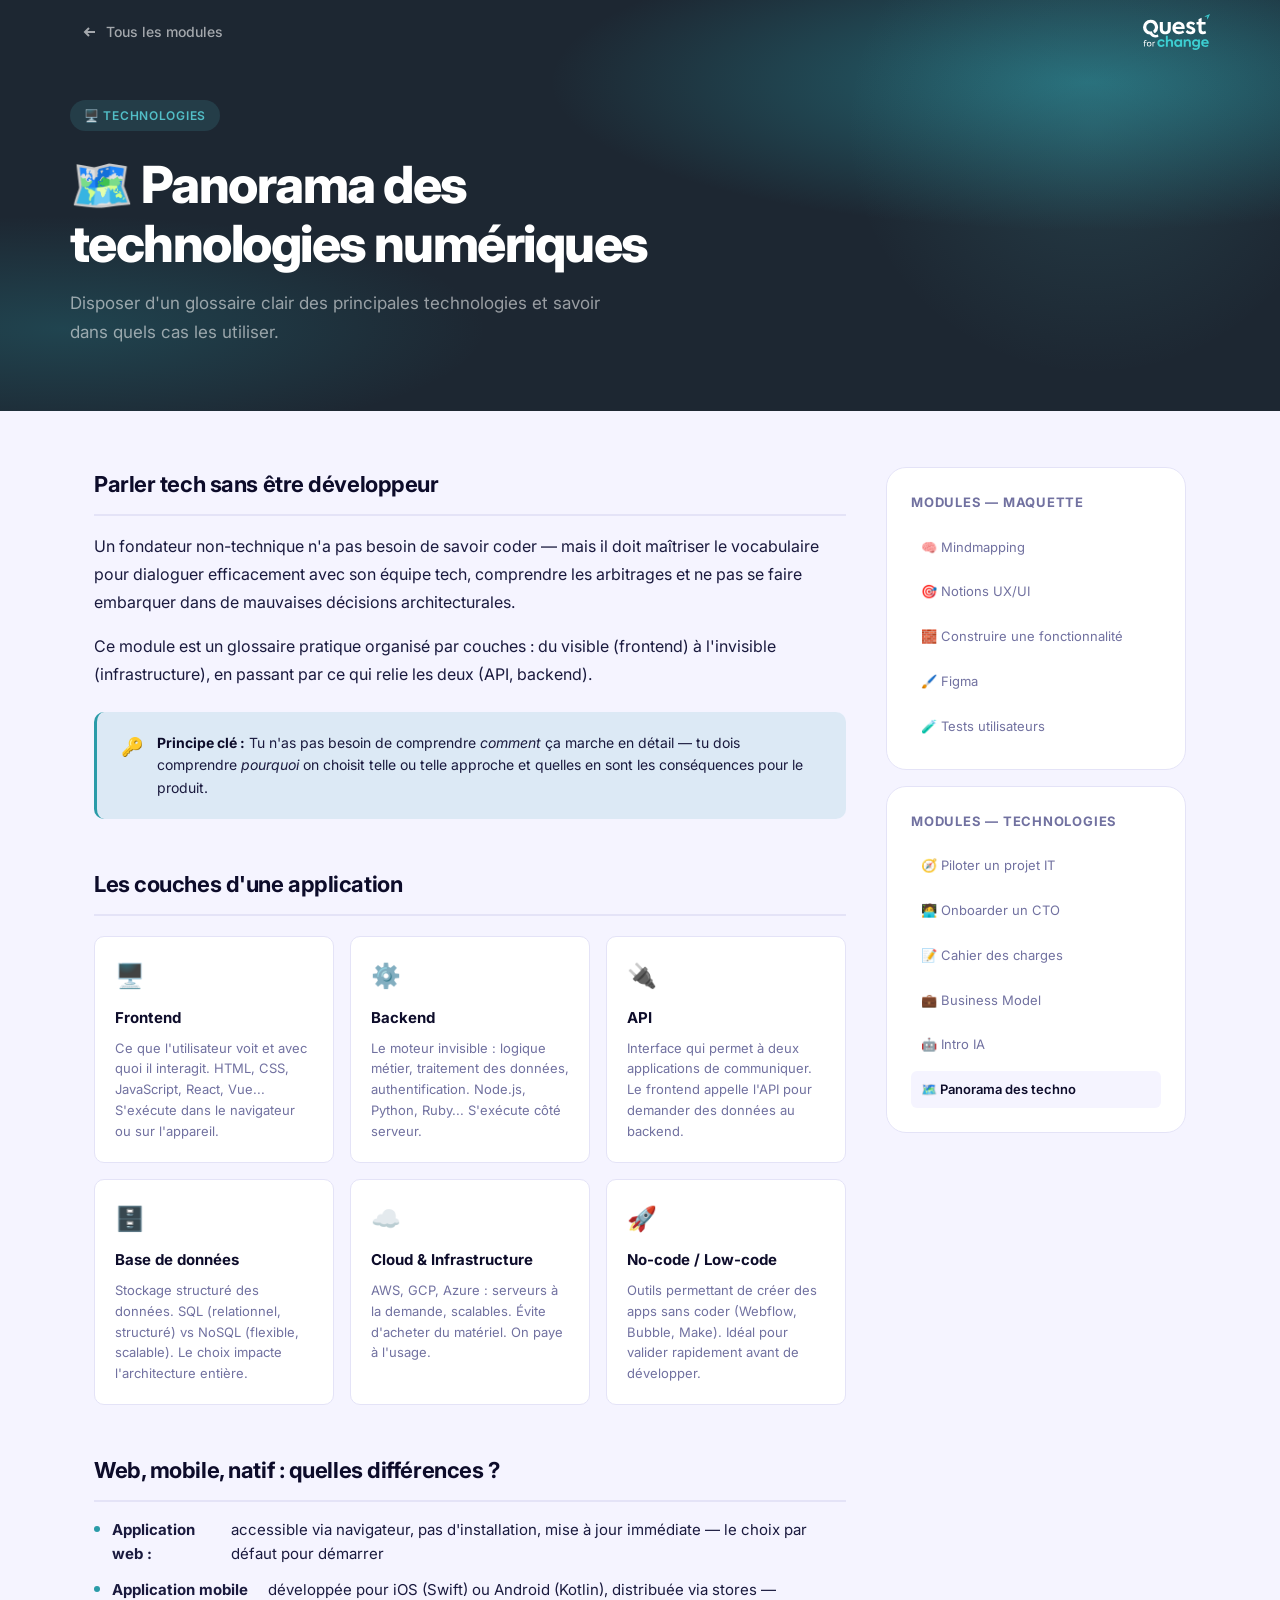
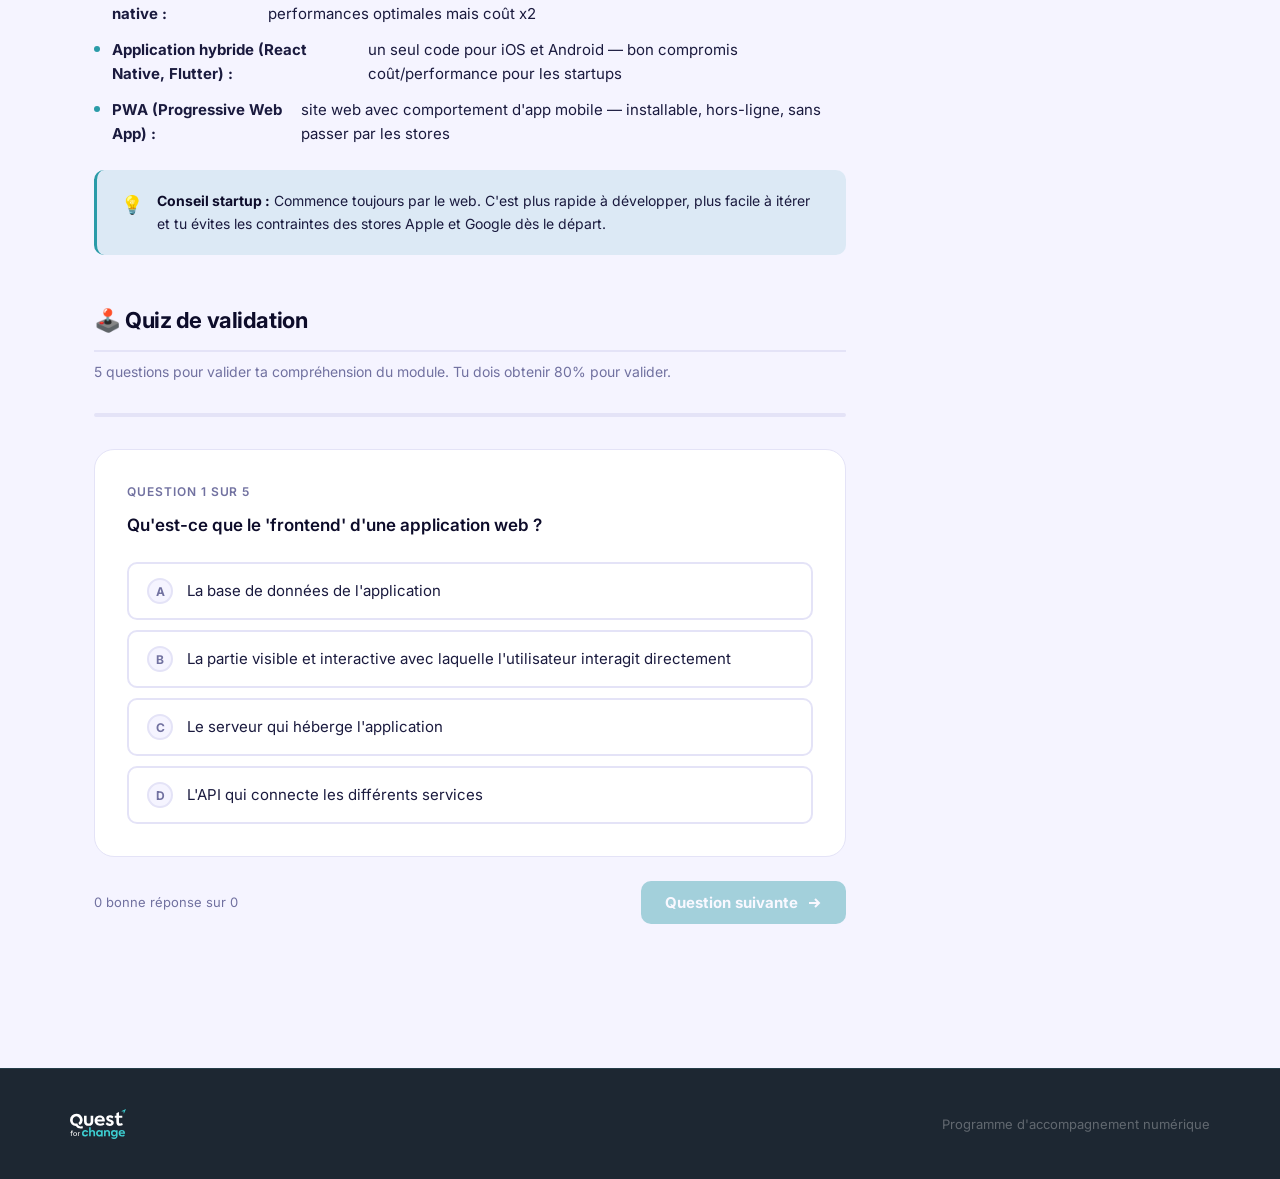
<file: modules/panorama-tech.html>
<!DOCTYPE html>
<html lang="fr">
<head>
  <meta charset="UTF-8" />
  <meta name="viewport" content="width=device-width, initial-scale=1.0" />
  <title>Panorama des technologies — Culturation</title>
  <link rel="icon" href="../favicon.png" />
  <link rel="stylesheet" href="../css/style.css" />
</head>
<body>
  <nav class="nav">
    <div class="nav-inner">
      <a href="../index.html" class="nav-back">
        <svg viewBox="0 0 16 16" fill="none" stroke="currentColor" stroke-width="2"><path d="M13 8H3M7 4l-4 4 4 4"/></svg>
        Tous les modules
      </a>
      <img src="../logo.svg" alt="Quest for Change" class="nav-logo-img nav-logo-dark" />
    </div>
  </nav>

  <header class="module-hero tech">
    <div class="module-hero-inner">
      <div class="module-section-tag tech">🖥️ Technologies</div>
      <h1>🗺️ Panorama des technologies numériques</h1>
      <p class="module-hero-desc">Disposer d'un glossaire clair des principales technologies et savoir dans quels cas les utiliser.</p>
    </div>
  </header>

  <div id="completed-banner" style="display:none; background: #D1FAE5; border-bottom: 1px solid #A7F3D0; padding: 12px 24px; align-items: center; gap: 12px;">
    <span style="font-size:18px">✅</span>
    <span style="font-size:14px; font-weight:600; color: #059669;">Module complété — Score : <span class="banner-score"></span></span>
    <button onclick="scrollToQuiz()" style="margin-left:auto; font-size:13px; background:none; border:1px solid #059669; color:#059669; padding:4px 12px; border-radius:6px; cursor:pointer; font-family:inherit;">Retenter le quiz</button>
  </div>

  <div class="module-main">
    <div class="module-content">

      <div class="content-section">
        <h2>Parler tech sans être développeur</h2>
        <p>Un fondateur non-technique n'a pas besoin de savoir coder — mais il doit maîtriser le vocabulaire pour dialoguer efficacement avec son équipe tech, comprendre les arbitrages et ne pas se faire embarquer dans de mauvaises décisions architecturales.</p>
        <p>Ce module est un glossaire pratique organisé par couches : du visible (frontend) à l'invisible (infrastructure), en passant par ce qui relie les deux (API, backend).</p>
        <div class="callout info-tech">
          <span class="callout-icon">🔑</span>
          <p><strong>Principe clé :</strong> Tu n'as pas besoin de comprendre <em>comment</em> ça marche en détail — tu dois comprendre <em>pourquoi</em> on choisit telle ou telle approche et quelles en sont les conséquences pour le produit.</p>
        </div>
      </div>

      <div class="content-section">
        <h2>Les couches d'une application</h2>
        <div class="concepts-grid">
          <div class="concept-card">
            <div class="concept-card-icon">🖥️</div>
            <h4>Frontend</h4>
            <p>Ce que l'utilisateur voit et avec quoi il interagit. HTML, CSS, JavaScript, React, Vue... S'exécute dans le navigateur ou sur l'appareil.</p>
          </div>
          <div class="concept-card">
            <div class="concept-card-icon">⚙️</div>
            <h4>Backend</h4>
            <p>Le moteur invisible : logique métier, traitement des données, authentification. Node.js, Python, Ruby... S'exécute côté serveur.</p>
          </div>
          <div class="concept-card">
            <div class="concept-card-icon">🔌</div>
            <h4>API</h4>
            <p>Interface qui permet à deux applications de communiquer. Le frontend appelle l'API pour demander des données au backend.</p>
          </div>
          <div class="concept-card">
            <div class="concept-card-icon">🗄️</div>
            <h4>Base de données</h4>
            <p>Stockage structuré des données. SQL (relationnel, structuré) vs NoSQL (flexible, scalable). Le choix impacte l'architecture entière.</p>
          </div>
          <div class="concept-card">
            <div class="concept-card-icon">☁️</div>
            <h4>Cloud & Infrastructure</h4>
            <p>AWS, GCP, Azure : serveurs à la demande, scalables. Évite d'acheter du matériel. On paye à l'usage.</p>
          </div>
          <div class="concept-card">
            <div class="concept-card-icon">🚀</div>
            <h4>No-code / Low-code</h4>
            <p>Outils permettant de créer des apps sans coder (Webflow, Bubble, Make). Idéal pour valider rapidement avant de développer.</p>
          </div>
        </div>
      </div>

      <div class="content-section">
        <h2>Web, mobile, natif : quelles différences ?</h2>
        <ul class="key-points">
          <li><strong>Application web :</strong> accessible via navigateur, pas d'installation, mise à jour immédiate — le choix par défaut pour démarrer</li>
          <li><strong>Application mobile native :</strong> développée pour iOS (Swift) ou Android (Kotlin), distribuée via stores — performances optimales mais coût x2</li>
          <li><strong>Application hybride (React Native, Flutter) :</strong> un seul code pour iOS et Android — bon compromis coût/performance pour les startups</li>
          <li><strong>PWA (Progressive Web App) :</strong> site web avec comportement d'app mobile — installable, hors-ligne, sans passer par les stores</li>
        </ul>
        <div class="callout info-tech">
          <span class="callout-icon">💡</span>
          <p><strong>Conseil startup :</strong> Commence toujours par le web. C'est plus rapide à développer, plus facile à itérer et tu évites les contraintes des stores Apple et Google dès le départ.</p>
        </div>
      </div>

      <div id="quiz-anchor" class="content-section quiz-section">
        <h2>🕹️ Quiz de validation</h2>
        <p class="quiz-intro">5 questions pour valider ta compréhension du module. Tu dois obtenir 80% pour valider.</p>
        <div id="quiz-container"></div>
        <div id="quiz-result" class="quiz-result">
          <div class="quiz-result-score"></div>
          <h3 class="quiz-result-title"></h3>
          <p class="quiz-result-desc"></p>
          <div class="quiz-result-actions">
            <button class="btn btn-ghost" onclick="retryQuiz()">
              <svg viewBox="0 0 16 16" fill="none" stroke="currentColor" stroke-width="2"><path d="M2 8a6 6 0 1010.5-4M2 4v4h4"/></svg>
              Recommencer
            </button>
            <a href="../index.html" class="btn btn-primary-tech">Retour aux modules <svg viewBox="0 0 16 16" fill="none" stroke="currentColor" stroke-width="2"><path d="M3 8h10M9 4l4 4-4 4"/></svg></a>
          </div>
        </div>
      </div>

    </div>

    <aside class="module-sidebar">
      <div class="sidebar-card">
        <h4>Modules — Maquette</h4>
        <ul class="sidebar-module-list">
          <li><a href="mindmapping.html" data-module="mindmapping">🧠 Mindmapping <span class="done-check" style="display:none">✓</span></a></li>
          <li><a href="ux-ui.html" data-module="ux-ui">🎯 Notions UX/UI <span class="done-check" style="display:none">✓</span></a></li>
          <li><a href="fonctionnalite.html" data-module="fonctionnalite">🧱 Construire une fonctionnalité <span class="done-check" style="display:none">✓</span></a></li>
          <li><a href="figma.html" data-module="figma">🖌️ Figma <span class="done-check" style="display:none">✓</span></a></li>
          <li><a href="tests-utilisateurs.html" data-module="tests-utilisateurs">🧪 Tests utilisateurs <span class="done-check" style="display:none">✓</span></a></li>
        </ul>
      </div>
      <div class="sidebar-card">
        <h4>Modules — Technologies</h4>
        <ul class="sidebar-module-list">
          <li><a href="piloter-it.html" data-module="piloter-it">🧭 Piloter un projet IT <span class="done-check" style="display:none">✓</span></a></li>
          <li><a href="onboarder-cto.html" data-module="onboarder-cto">🧑‍💻 Onboarder un CTO <span class="done-check" style="display:none">✓</span></a></li>
          <li><a href="cahier-des-charges.html" data-module="cahier-des-charges">📝 Cahier des charges <span class="done-check" style="display:none">✓</span></a></li>
          <li><a href="business-model.html" data-module="business-model">💼 Business Model <span class="done-check" style="display:none">✓</span></a></li>
          <li><a href="intro-ia.html" data-module="intro-ia">🤖 Intro IA <span class="done-check" style="display:none">✓</span></a></li>
          <li><a href="panorama-tech.html" class="active" data-module="panorama-tech">🗺️ Panorama des techno <span class="done-check" style="display:none">✓</span></a></li>
        </ul>
      </div>
    </aside>
  </div>

  <footer class="footer">
    <div class="footer-inner">
      <img src="../logo.svg" alt="Quest for Change" class="footer-logo-img" />
      <p class="footer-text">Programme d'accompagnement numérique</p>
    </div>
  </footer>

  <script src="../js/quiz.js"></script>
  <script>
    const questions = [
      {
        question: "Qu'est-ce que le 'frontend' d'une application web ?",
        options: [
          "La base de données de l'application",
          "La partie visible et interactive avec laquelle l'utilisateur interagit directement",
          "Le serveur qui héberge l'application",
          "L'API qui connecte les différents services"
        ],
        correct: 1
      },
      {
        question: "Quelle est la différence entre une application native et une application web ?",
        options: [
          "Les applications natives sont gratuites, les applications web sont payantes",
          "Les applications natives sont développées pour un OS spécifique et installées, les web apps fonctionnent dans un navigateur",
          "Les applications natives nécessitent une connexion internet permanente",
          "Il n'y a aucune différence de performance entre les deux"
        ],
        correct: 1
      },
      {
        question: "Qu'est-ce qu'une API ?",
        options: [
          "Un langage de programmation pour les applications mobiles",
          "Un type de base de données relationnelle",
          "Une interface permettant à deux applications de communiquer et d'échanger des données",
          "Un outil de design d'interface utilisateur"
        ],
        correct: 2
      },
      {
        question: "Qu'est-ce que le cloud computing ?",
        options: [
          "Un logiciel de prévision météorologique",
          "L'utilisation de serveurs distants accessibles via internet pour stocker et traiter des données",
          "Un type de réseau local d'entreprise",
          "Un protocole de sécurité informatique"
        ],
        correct: 1
      },
      {
        question: "Qu'est-ce que le no-code / low-code ?",
        options: [
          "Une pratique de développement sans commentaires dans le code",
          "Des outils permettant de créer des applications avec peu ou pas de programmation",
          "Un langage de programmation simplifié pour débutants",
          "Une méthode pour réduire la taille des fichiers de code"
        ],
        correct: 1
      }
    ];
    const quizInstance = new Quiz('panorama-tech', questions, 'tech');
  </script>
</body>
</html>
</file>
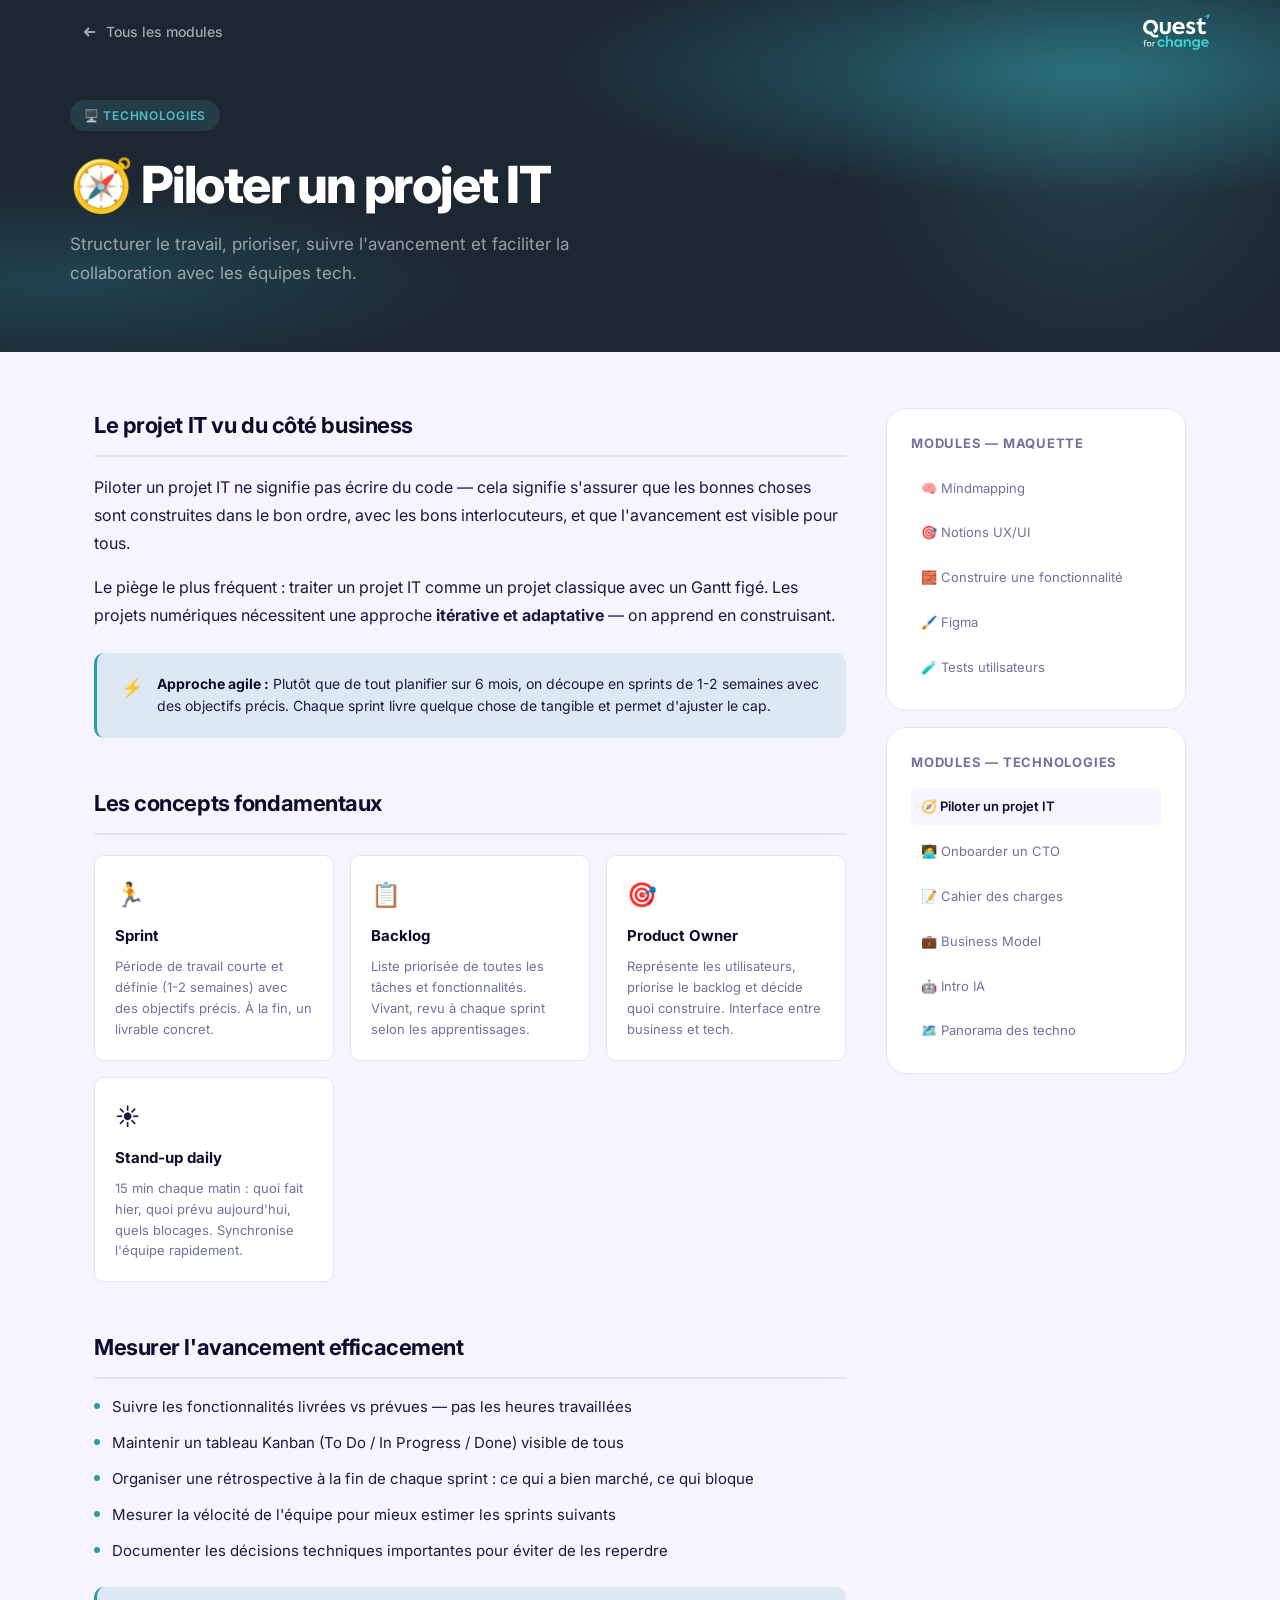
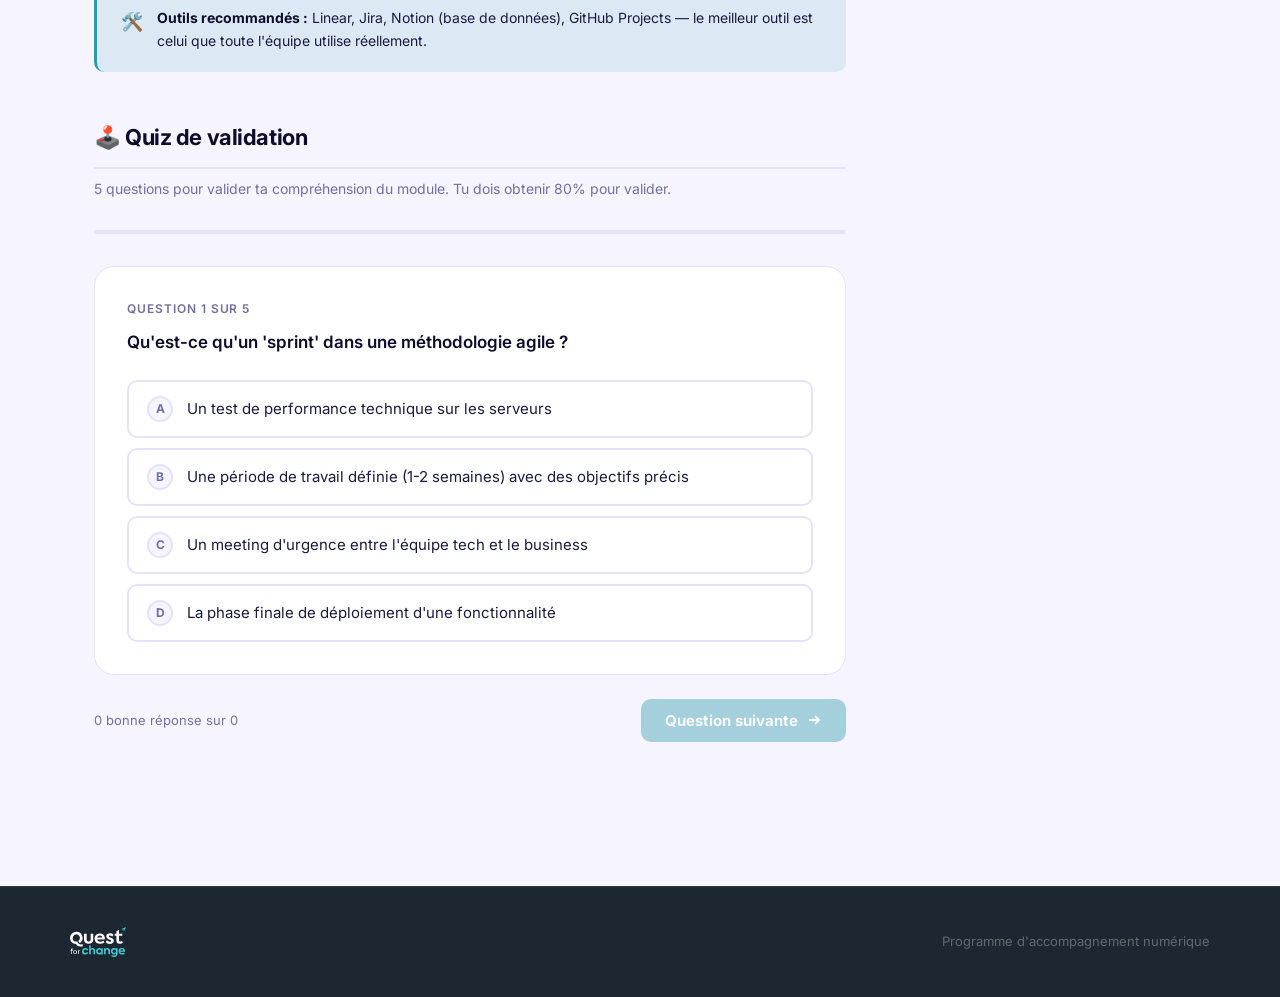
<file: modules/piloter-it.html>
<!DOCTYPE html>
<html lang="fr">
<head>
  <meta charset="UTF-8" />
  <meta name="viewport" content="width=device-width, initial-scale=1.0" />
  <title>Piloter un projet IT — Culturation</title>
  <link rel="icon" href="../favicon.png" />
  <link rel="stylesheet" href="../css/style.css" />
</head>
<body>
  <nav class="nav">
    <div class="nav-inner">
      <a href="../index.html" class="nav-back">
        <svg viewBox="0 0 16 16" fill="none" stroke="currentColor" stroke-width="2"><path d="M13 8H3M7 4l-4 4 4 4"/></svg>
        Tous les modules
      </a>
      <img src="../logo.svg" alt="Quest for Change" class="nav-logo-img nav-logo-dark" />
    </div>
  </nav>

  <header class="module-hero tech">
    <div class="module-hero-inner">
      <div class="module-section-tag tech">🖥️ Technologies</div>
      <h1>🧭 Piloter un projet IT</h1>
      <p class="module-hero-desc">Structurer le travail, prioriser, suivre l'avancement et faciliter la collaboration avec les équipes tech.</p>
    </div>
  </header>

  <div id="completed-banner" style="display:none; background: #D1FAE5; border-bottom: 1px solid #A7F3D0; padding: 12px 24px; align-items: center; gap: 12px;">
    <span style="font-size:18px">✅</span>
    <span style="font-size:14px; font-weight:600; color: #059669;">Module complété — Score : <span class="banner-score"></span></span>
    <button onclick="scrollToQuiz()" style="margin-left:auto; font-size:13px; background:none; border:1px solid #059669; color:#059669; padding:4px 12px; border-radius:6px; cursor:pointer; font-family:inherit;">Retenter le quiz</button>
  </div>

  <div class="module-main">
    <div class="module-content">

      <div class="content-section">
        <h2>Le projet IT vu du côté business</h2>
        <p>Piloter un projet IT ne signifie pas écrire du code — cela signifie s'assurer que les bonnes choses sont construites dans le bon ordre, avec les bons interlocuteurs, et que l'avancement est visible pour tous.</p>
        <p>Le piège le plus fréquent : traiter un projet IT comme un projet classique avec un Gantt figé. Les projets numériques nécessitent une approche <strong>itérative et adaptative</strong> — on apprend en construisant.</p>
        <div class="callout info-tech">
          <span class="callout-icon">⚡</span>
          <p><strong>Approche agile :</strong> Plutôt que de tout planifier sur 6 mois, on découpe en sprints de 1-2 semaines avec des objectifs précis. Chaque sprint livre quelque chose de tangible et permet d'ajuster le cap.</p>
        </div>
      </div>

      <div class="content-section">
        <h2>Les concepts fondamentaux</h2>
        <div class="concepts-grid">
          <div class="concept-card">
            <div class="concept-card-icon">🏃</div>
            <h4>Sprint</h4>
            <p>Période de travail courte et définie (1-2 semaines) avec des objectifs précis. À la fin, un livrable concret.</p>
          </div>
          <div class="concept-card">
            <div class="concept-card-icon">📋</div>
            <h4>Backlog</h4>
            <p>Liste priorisée de toutes les tâches et fonctionnalités. Vivant, revu à chaque sprint selon les apprentissages.</p>
          </div>
          <div class="concept-card">
            <div class="concept-card-icon">🎯</div>
            <h4>Product Owner</h4>
            <p>Représente les utilisateurs, priorise le backlog et décide quoi construire. Interface entre business et tech.</p>
          </div>
          <div class="concept-card">
            <div class="concept-card-icon">☀️</div>
            <h4>Stand-up daily</h4>
            <p>15 min chaque matin : quoi fait hier, quoi prévu aujourd'hui, quels blocages. Synchronise l'équipe rapidement.</p>
          </div>
        </div>
      </div>

      <div class="content-section">
        <h2>Mesurer l'avancement efficacement</h2>
        <ul class="key-points">
          <li>Suivre les fonctionnalités livrées vs prévues — pas les heures travaillées</li>
          <li>Maintenir un tableau Kanban (To Do / In Progress / Done) visible de tous</li>
          <li>Organiser une rétrospective à la fin de chaque sprint : ce qui a bien marché, ce qui bloque</li>
          <li>Mesurer la vélocité de l'équipe pour mieux estimer les sprints suivants</li>
          <li>Documenter les décisions techniques importantes pour éviter de les reperdre</li>
        </ul>
        <div class="callout info-tech">
          <span class="callout-icon">🛠️</span>
          <p><strong>Outils recommandés :</strong> Linear, Jira, Notion (base de données), GitHub Projects — le meilleur outil est celui que toute l'équipe utilise réellement.</p>
        </div>
      </div>

      <div id="quiz-anchor" class="content-section quiz-section">
        <h2>🕹️ Quiz de validation</h2>
        <p class="quiz-intro">5 questions pour valider ta compréhension du module. Tu dois obtenir 80% pour valider.</p>
        <div id="quiz-container"></div>
        <div id="quiz-result" class="quiz-result">
          <div class="quiz-result-score"></div>
          <h3 class="quiz-result-title"></h3>
          <p class="quiz-result-desc"></p>
          <div class="quiz-result-actions">
            <button class="btn btn-ghost" onclick="retryQuiz()">
              <svg viewBox="0 0 16 16" fill="none" stroke="currentColor" stroke-width="2"><path d="M2 8a6 6 0 1010.5-4M2 4v4h4"/></svg>
              Recommencer
            </button>
            <a href="../index.html" class="btn btn-primary-tech">Retour aux modules <svg viewBox="0 0 16 16" fill="none" stroke="currentColor" stroke-width="2"><path d="M3 8h10M9 4l4 4-4 4"/></svg></a>
          </div>
        </div>
      </div>

    </div>

    <aside class="module-sidebar">
      <div class="sidebar-card">
        <h4>Modules — Maquette</h4>
        <ul class="sidebar-module-list">
          <li><a href="mindmapping.html" data-module="mindmapping">🧠 Mindmapping <span class="done-check" style="display:none">✓</span></a></li>
          <li><a href="ux-ui.html" data-module="ux-ui">🎯 Notions UX/UI <span class="done-check" style="display:none">✓</span></a></li>
          <li><a href="fonctionnalite.html" data-module="fonctionnalite">🧱 Construire une fonctionnalité <span class="done-check" style="display:none">✓</span></a></li>
          <li><a href="figma.html" data-module="figma">🖌️ Figma <span class="done-check" style="display:none">✓</span></a></li>
          <li><a href="tests-utilisateurs.html" data-module="tests-utilisateurs">🧪 Tests utilisateurs <span class="done-check" style="display:none">✓</span></a></li>
        </ul>
      </div>
      <div class="sidebar-card">
        <h4>Modules — Technologies</h4>
        <ul class="sidebar-module-list">
          <li><a href="piloter-it.html" class="active" data-module="piloter-it">🧭 Piloter un projet IT <span class="done-check" style="display:none">✓</span></a></li>
          <li><a href="onboarder-cto.html" data-module="onboarder-cto">🧑‍💻 Onboarder un CTO <span class="done-check" style="display:none">✓</span></a></li>
          <li><a href="cahier-des-charges.html" data-module="cahier-des-charges">📝 Cahier des charges <span class="done-check" style="display:none">✓</span></a></li>
          <li><a href="business-model.html" data-module="business-model">💼 Business Model <span class="done-check" style="display:none">✓</span></a></li>
          <li><a href="intro-ia.html" data-module="intro-ia">🤖 Intro IA <span class="done-check" style="display:none">✓</span></a></li>
          <li><a href="panorama-tech.html" data-module="panorama-tech">🗺️ Panorama des techno <span class="done-check" style="display:none">✓</span></a></li>
        </ul>
      </div>
    </aside>
  </div>

  <footer class="footer">
    <div class="footer-inner">
      <img src="../logo.svg" alt="Quest for Change" class="footer-logo-img" />
      <p class="footer-text">Programme d'accompagnement numérique</p>
    </div>
  </footer>

  <script src="../js/quiz.js"></script>
  <script>
    const questions = [
      {
        question: "Qu'est-ce qu'un 'sprint' dans une méthodologie agile ?",
        options: [
          "Un test de performance technique sur les serveurs",
          "Une période de travail définie (1-2 semaines) avec des objectifs précis",
          "Un meeting d'urgence entre l'équipe tech et le business",
          "La phase finale de déploiement d'une fonctionnalité"
        ],
        correct: 1
      },
      {
        question: "Quel est le rôle du Product Owner dans un projet IT ?",
        options: [
          "Écrire le code des fonctionnalités prioritaires",
          "Gérer les serveurs et l'infrastructure technique",
          "Représenter les utilisateurs, prioriser le backlog et définir les objectifs",
          "Recruter les développeurs pour le projet"
        ],
        correct: 2
      },
      {
        question: "Qu'est-ce qu'un 'ticket' dans la gestion de projet IT ?",
        options: [
          "Un bon de commande pour du matériel informatique",
          "Une tâche, bug ou fonctionnalité documentée et assignée dans l'outil de suivi",
          "Un rapport d'incident de sécurité",
          "Une facture de prestataire technique"
        ],
        correct: 1
      },
      {
        question: "Pourquoi organiser des stand-up meetings quotidiens ?",
        options: [
          "Pour que le manager vérifie le travail de chaque développeur",
          "Pour synchroniser l'équipe, identifier les blocages et maintenir l'alignement en 15 min",
          "Pour présenter les nouvelles fonctionnalités aux clients",
          "Pour planifier les congés de l'équipe"
        ],
        correct: 1
      },
      {
        question: "Comment mesurer efficacement l'avancement d'un projet IT ?",
        options: [
          "En comptant le nombre de lignes de code écrites",
          "En suivant le nombre d'heures travaillées par développeur",
          "En comparant les fonctionnalités livrées aux objectifs définis et en suivant la vélocité",
          "En consultant uniquement les retours de l'équipe commerciale"
        ],
        correct: 2
      }
    ];
    const quizInstance = new Quiz('piloter-it', questions, 'tech');
  </script>
</body>
</html>
</file>
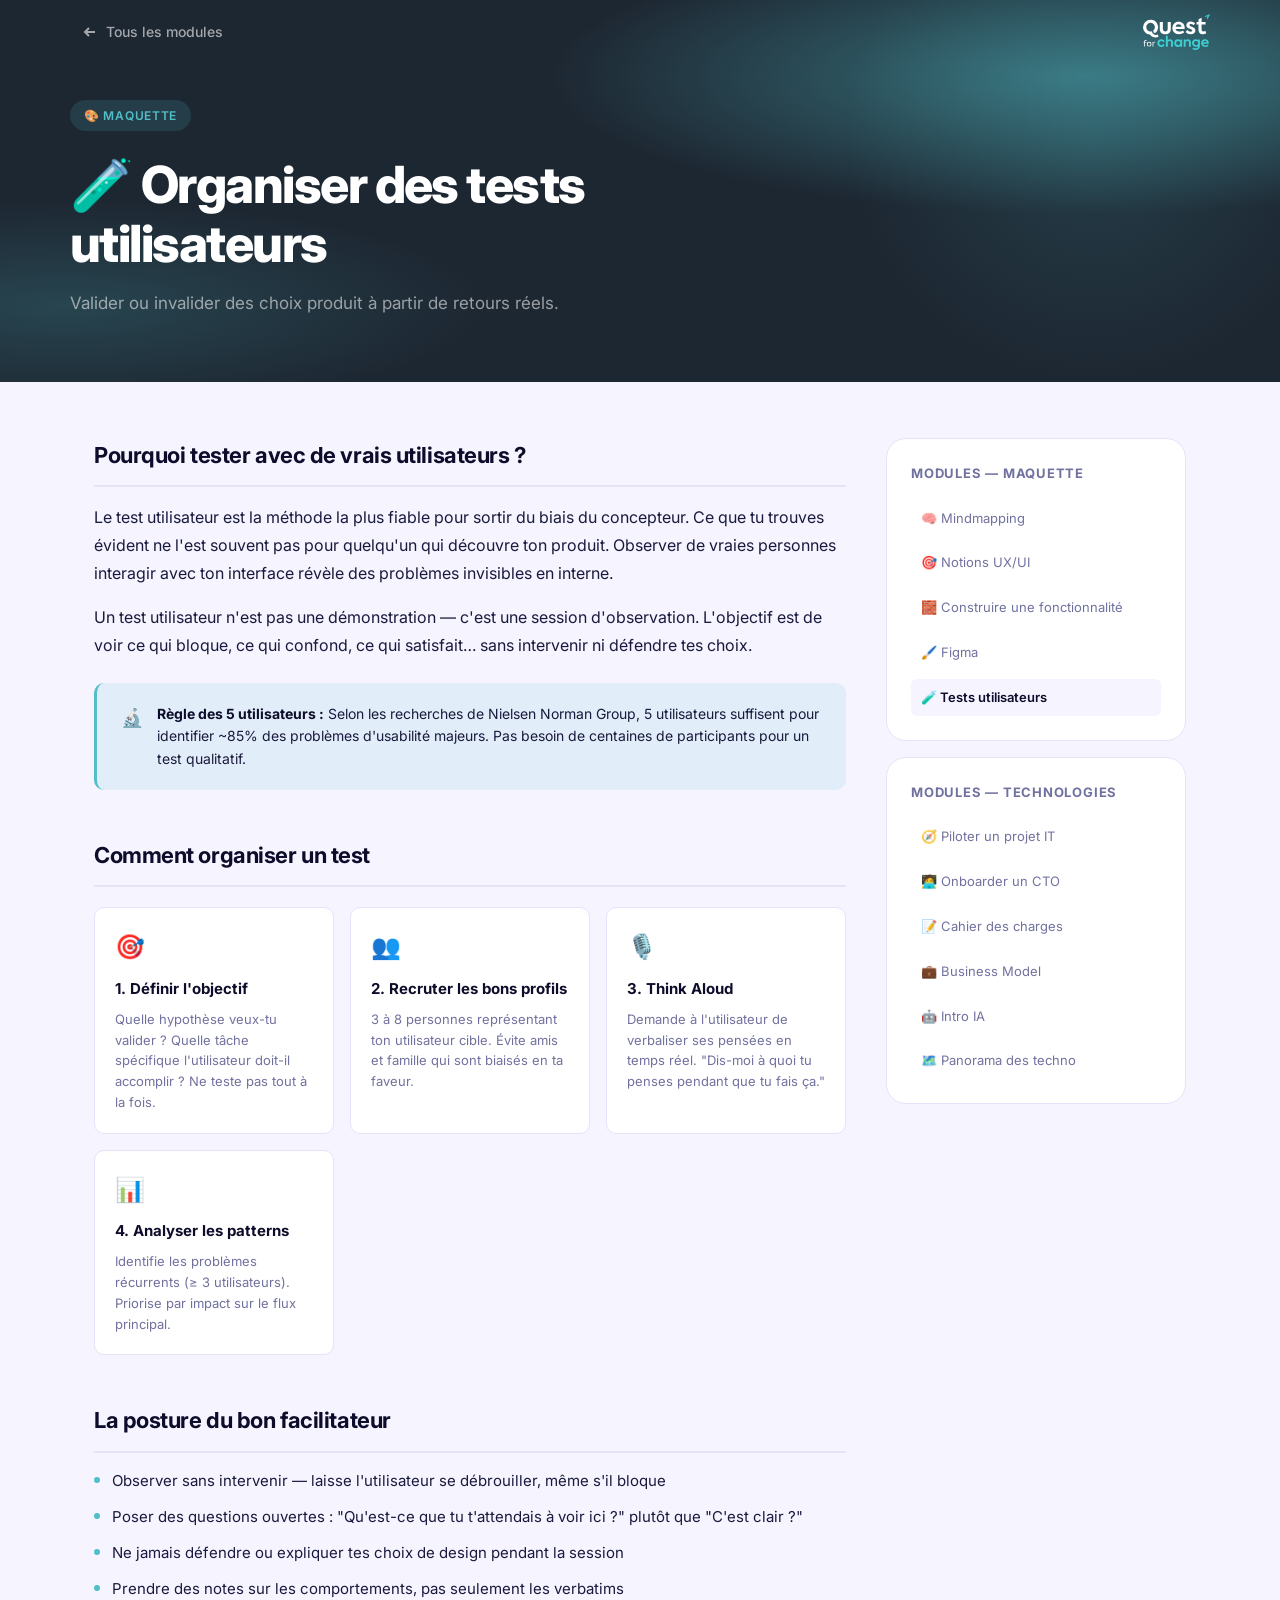
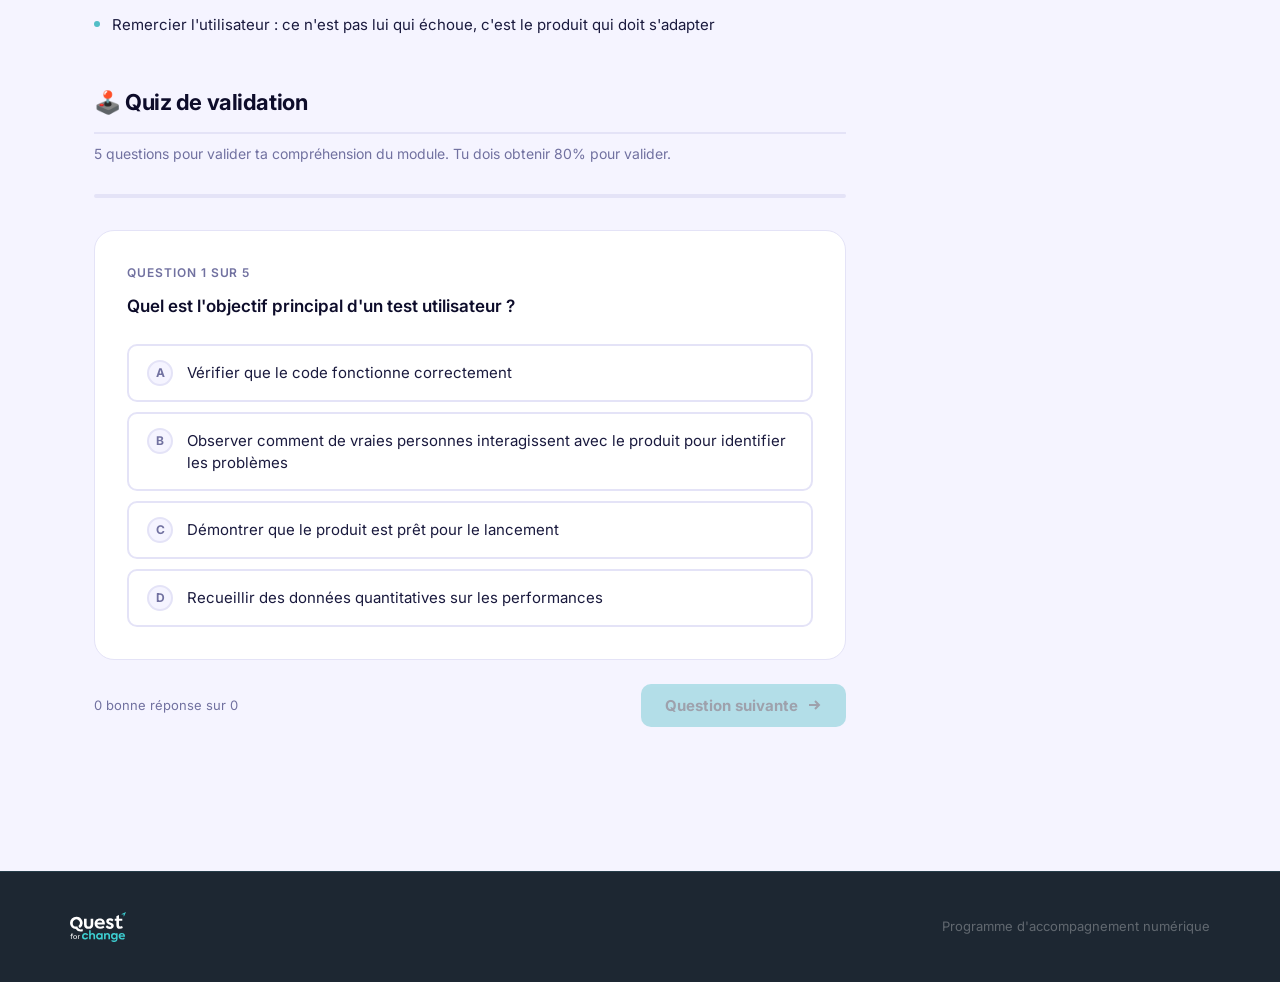
<file: modules/tests-utilisateurs.html>
<!DOCTYPE html>
<html lang="fr">
<head>
  <meta charset="UTF-8" />
  <meta name="viewport" content="width=device-width, initial-scale=1.0" />
  <title>Organiser des tests utilisateurs — Culturation</title>
  <link rel="icon" href="../favicon.png" />
  <link rel="stylesheet" href="../css/style.css" />
</head>
<body>

  <nav class="nav">
    <div class="nav-inner">
      <a href="../index.html" class="nav-back">
        <svg viewBox="0 0 16 16" fill="none" stroke="currentColor" stroke-width="2"><path d="M13 8H3M7 4l-4 4 4 4"/></svg>
        Tous les modules
      </a>
      <img src="../logo.svg" alt="Quest for Change" class="nav-logo-img nav-logo-dark" />
    </div>
  </nav>

  <header class="module-hero maquette">
    <div class="module-hero-inner">
      <div class="module-section-tag maquette">🎨 Maquette</div>
      <h1>🧪 Organiser des tests utilisateurs</h1>
      <p class="module-hero-desc">Valider ou invalider des choix produit à partir de retours réels.</p>
    </div>
  </header>

  <div id="completed-banner" style="display:none; background: #D1FAE5; border-bottom: 1px solid #A7F3D0; padding: 12px 24px; align-items: center; gap: 12px;">
    <span style="font-size:18px">✅</span>
    <span style="font-size:14px; font-weight:600; color: #059669;">Module complété — Score : <span class="banner-score"></span></span>
    <button onclick="scrollToQuiz()" style="margin-left:auto; font-size:13px; background:none; border:1px solid #059669; color:#059669; padding:4px 12px; border-radius:6px; cursor:pointer; font-family:inherit;">Retenter le quiz</button>
  </div>

  <div class="module-main">
    <div class="module-content">

      <div class="content-section">
        <h2>Pourquoi tester avec de vrais utilisateurs ?</h2>
        <p>Le test utilisateur est la méthode la plus fiable pour sortir du biais du concepteur. Ce que tu trouves évident ne l'est souvent pas pour quelqu'un qui découvre ton produit. Observer de vraies personnes interagir avec ton interface révèle des problèmes invisibles en interne.</p>
        <p>Un test utilisateur n'est pas une démonstration — c'est une session d'observation. L'objectif est de voir ce qui bloque, ce qui confond, ce qui satisfait… sans intervenir ni défendre tes choix.</p>
        <div class="callout info">
          <span class="callout-icon">🔬</span>
          <p><strong>Règle des 5 utilisateurs :</strong> Selon les recherches de Nielsen Norman Group, 5 utilisateurs suffisent pour identifier ~85% des problèmes d'usabilité majeurs. Pas besoin de centaines de participants pour un test qualitatif.</p>
        </div>
      </div>

      <div class="content-section">
        <h2>Comment organiser un test</h2>
        <div class="concepts-grid">
          <div class="concept-card">
            <div class="concept-card-icon">🎯</div>
            <h4>1. Définir l'objectif</h4>
            <p>Quelle hypothèse veux-tu valider ? Quelle tâche spécifique l'utilisateur doit-il accomplir ? Ne teste pas tout à la fois.</p>
          </div>
          <div class="concept-card">
            <div class="concept-card-icon">👥</div>
            <h4>2. Recruter les bons profils</h4>
            <p>3 à 8 personnes représentant ton utilisateur cible. Évite amis et famille qui sont biaisés en ta faveur.</p>
          </div>
          <div class="concept-card">
            <div class="concept-card-icon">🎙️</div>
            <h4>3. Think Aloud</h4>
            <p>Demande à l'utilisateur de verbaliser ses pensées en temps réel. "Dis-moi à quoi tu penses pendant que tu fais ça."</p>
          </div>
          <div class="concept-card">
            <div class="concept-card-icon">📊</div>
            <h4>4. Analyser les patterns</h4>
            <p>Identifie les problèmes récurrents (≥ 3 utilisateurs). Priorise par impact sur le flux principal.</p>
          </div>
        </div>
      </div>

      <div class="content-section">
        <h2>La posture du bon facilitateur</h2>
        <ul class="key-points">
          <li>Observer sans intervenir — laisse l'utilisateur se débrouiller, même s'il bloque</li>
          <li>Poser des questions ouvertes : "Qu'est-ce que tu t'attendais à voir ici ?" plutôt que "C'est clair ?"</li>
          <li>Ne jamais défendre ou expliquer tes choix de design pendant la session</li>
          <li>Prendre des notes sur les comportements, pas seulement les verbatims</li>
          <li>Remercier l'utilisateur : ce n'est pas lui qui échoue, c'est le produit qui doit s'adapter</li>
        </ul>
      </div>

      <div id="quiz-anchor" class="content-section quiz-section">
        <h2>🕹️ Quiz de validation</h2>
        <p class="quiz-intro">5 questions pour valider ta compréhension du module. Tu dois obtenir 80% pour valider.</p>
        <div id="quiz-container"></div>
        <div id="quiz-result" class="quiz-result">
          <div class="quiz-result-score"></div>
          <h3 class="quiz-result-title"></h3>
          <p class="quiz-result-desc"></p>
          <div class="quiz-result-actions">
            <button class="btn btn-ghost" onclick="retryQuiz()">
              <svg viewBox="0 0 16 16" fill="none" stroke="currentColor" stroke-width="2"><path d="M2 8a6 6 0 1010.5-4M2 4v4h4"/></svg>
              Recommencer
            </button>
            <a href="../index.html" class="btn btn-primary-maquette">Retour aux modules <svg viewBox="0 0 16 16" fill="none" stroke="currentColor" stroke-width="2"><path d="M3 8h10M9 4l4 4-4 4"/></svg></a>
          </div>
        </div>
      </div>

    </div>

    <aside class="module-sidebar">
      <div class="sidebar-card">
        <h4>Modules — Maquette</h4>
        <ul class="sidebar-module-list">
          <li><a href="mindmapping.html" data-module="mindmapping">🧠 Mindmapping <span class="done-check" style="display:none">✓</span></a></li>
          <li><a href="ux-ui.html" data-module="ux-ui">🎯 Notions UX/UI <span class="done-check" style="display:none">✓</span></a></li>
          <li><a href="fonctionnalite.html" data-module="fonctionnalite">🧱 Construire une fonctionnalité <span class="done-check" style="display:none">✓</span></a></li>
          <li><a href="figma.html" data-module="figma">🖌️ Figma <span class="done-check" style="display:none">✓</span></a></li>
          <li><a href="tests-utilisateurs.html" class="active" data-module="tests-utilisateurs">🧪 Tests utilisateurs <span class="done-check" style="display:none">✓</span></a></li>
        </ul>
      </div>
      <div class="sidebar-card">
        <h4>Modules — Technologies</h4>
        <ul class="sidebar-module-list">
          <li><a href="piloter-it.html" data-module="piloter-it">🧭 Piloter un projet IT <span class="done-check" style="display:none">✓</span></a></li>
          <li><a href="onboarder-cto.html" data-module="onboarder-cto">🧑‍💻 Onboarder un CTO <span class="done-check" style="display:none">✓</span></a></li>
          <li><a href="cahier-des-charges.html" data-module="cahier-des-charges">📝 Cahier des charges <span class="done-check" style="display:none">✓</span></a></li>
          <li><a href="business-model.html" data-module="business-model">💼 Business Model <span class="done-check" style="display:none">✓</span></a></li>
          <li><a href="intro-ia.html" data-module="intro-ia">🤖 Intro IA <span class="done-check" style="display:none">✓</span></a></li>
          <li><a href="panorama-tech.html" data-module="panorama-tech">🗺️ Panorama des techno <span class="done-check" style="display:none">✓</span></a></li>
        </ul>
      </div>
    </aside>
  </div>

  <footer class="footer">
    <div class="footer-inner">
      <img src="../logo.svg" alt="Quest for Change" class="footer-logo-img" />
      <p class="footer-text">Programme d'accompagnement numérique</p>
    </div>
  </footer>

  <script src="../js/quiz.js"></script>
  <script>
    const questions = [
      {
        question: "Quel est l'objectif principal d'un test utilisateur ?",
        options: [
          "Vérifier que le code fonctionne correctement",
          "Observer comment de vraies personnes interagissent avec le produit pour identifier les problèmes",
          "Démontrer que le produit est prêt pour le lancement",
          "Recueillir des données quantitatives sur les performances"
        ],
        correct: 1
      },
      {
        question: "Combien d'utilisateurs faut-il pour un test utilisateur qualitatif efficace ?",
        options: [
          "Au moins 100 pour être statistiquement fiable",
          "Entre 3 et 8 personnes",
          "Exactement 50 participants",
          "Plus de 200 pour couvrir tous les profils"
        ],
        correct: 1
      },
      {
        question: "Qu'est-ce que la méthode 'think aloud' (penser à voix haute) ?",
        options: [
          "L'utilisateur lit les instructions à voix haute avant de commencer",
          "L'utilisateur verbalise ses pensées et réactions pendant qu'il utilise le produit",
          "Le facilitateur explique chaque fonctionnalité pendant le test",
          "L'équipe commente le comportement de l'utilisateur en direct"
        ],
        correct: 1
      },
      {
        question: "Quelle est la bonne posture du facilitateur pendant un test utilisateur ?",
        options: [
          "Guider l'utilisateur vers les bonnes actions quand il bloque",
          "Expliquer comment utiliser chaque fonctionnalité",
          "Observer sans intervenir et poser des questions ouvertes",
          "Défendre les choix de design quand l'utilisateur les critique"
        ],
        correct: 2
      },
      {
        question: "Comment exploiter les résultats d'un test utilisateur ?",
        options: [
          "Implémenter immédiatement tous les changements suggérés par les utilisateurs",
          "Ignorer les retours négatifs s'ils viennent d'une minorité",
          "Identifier les patterns récurrents et prioriser les problèmes par impact",
          "Refaire entièrement le design après chaque session de test"
        ],
        correct: 2
      }
    ];
    const quizInstance = new Quiz('tests-utilisateurs', questions, 'maquette');
  </script>
</body>
</html>
</file>
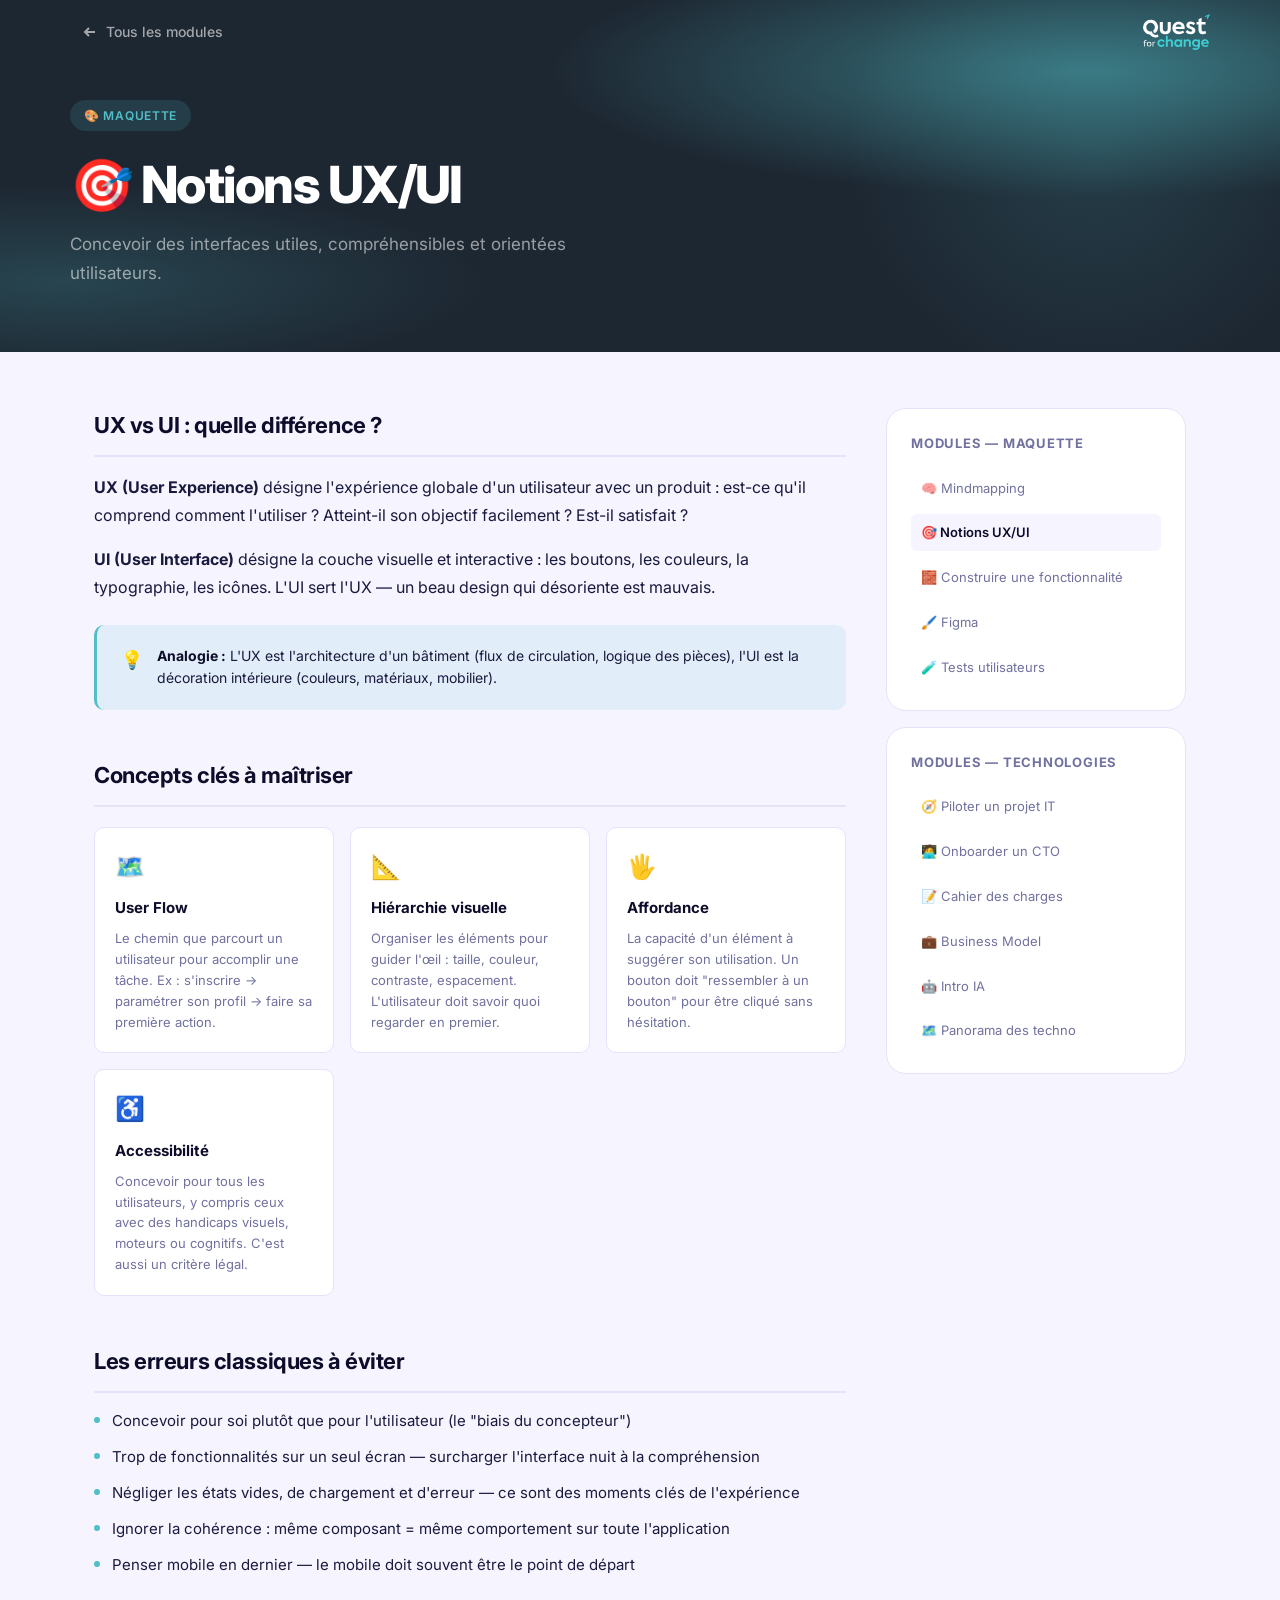
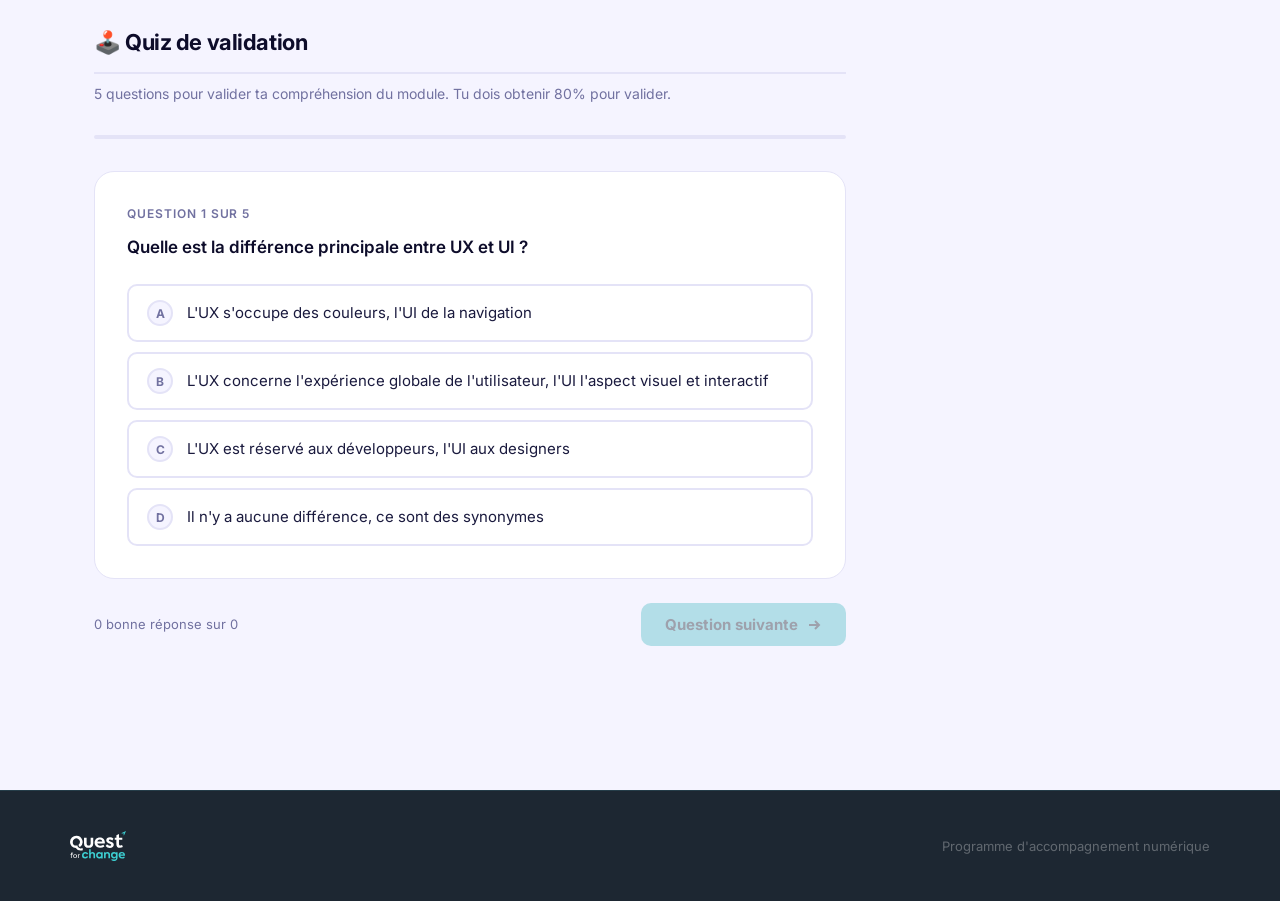
<file: modules/ux-ui.html>
<!DOCTYPE html>
<html lang="fr">
<head>
  <meta charset="UTF-8" />
  <meta name="viewport" content="width=device-width, initial-scale=1.0" />
  <title>Notions UX/UI — Culturation</title>
  <link rel="icon" href="../favicon.png" />
  <link rel="stylesheet" href="../css/style.css" />
</head>
<body>

  <nav class="nav">
    <div class="nav-inner">
      <a href="../index.html" class="nav-back">
        <svg viewBox="0 0 16 16" fill="none" stroke="currentColor" stroke-width="2"><path d="M13 8H3M7 4l-4 4 4 4"/></svg>
        Tous les modules
      </a>
      <img src="../logo.svg" alt="Quest for Change" class="nav-logo-img nav-logo-dark" />
    </div>
  </nav>

  <header class="module-hero maquette">
    <div class="module-hero-inner">
      <div class="module-section-tag maquette">🎨 Maquette</div>
      <h1>🎯 Notions UX/UI</h1>
      <p class="module-hero-desc">Concevoir des interfaces utiles, compréhensibles et orientées utilisateurs.</p>
    </div>
  </header>

  <div id="completed-banner" style="display:none; background: #D1FAE5; border-bottom: 1px solid #A7F3D0; padding: 12px 24px; align-items: center; gap: 12px;">
    <span style="font-size:18px">✅</span>
    <span style="font-size:14px; font-weight:600; color: #059669;">Module complété — Score : <span class="banner-score"></span></span>
    <button onclick="scrollToQuiz()" style="margin-left:auto; font-size:13px; background:none; border:1px solid #059669; color:#059669; padding:4px 12px; border-radius:6px; cursor:pointer; font-family:inherit;">Retenter le quiz</button>
  </div>

  <div class="module-main">
    <div class="module-content">

      <div class="content-section">
        <h2>UX vs UI : quelle différence ?</h2>
        <p><strong>UX (User Experience)</strong> désigne l'expérience globale d'un utilisateur avec un produit : est-ce qu'il comprend comment l'utiliser ? Atteint-il son objectif facilement ? Est-il satisfait ?</p>
        <p><strong>UI (User Interface)</strong> désigne la couche visuelle et interactive : les boutons, les couleurs, la typographie, les icônes. L'UI sert l'UX — un beau design qui désoriente est mauvais.</p>
        <div class="callout info">
          <span class="callout-icon">💡</span>
          <p><strong>Analogie :</strong> L'UX est l'architecture d'un bâtiment (flux de circulation, logique des pièces), l'UI est la décoration intérieure (couleurs, matériaux, mobilier).</p>
        </div>
      </div>

      <div class="content-section">
        <h2>Concepts clés à maîtriser</h2>
        <div class="concepts-grid">
          <div class="concept-card">
            <div class="concept-card-icon">🗺️</div>
            <h4>User Flow</h4>
            <p>Le chemin que parcourt un utilisateur pour accomplir une tâche. Ex : s'inscrire → paramétrer son profil → faire sa première action.</p>
          </div>
          <div class="concept-card">
            <div class="concept-card-icon">📐</div>
            <h4>Hiérarchie visuelle</h4>
            <p>Organiser les éléments pour guider l'œil : taille, couleur, contraste, espacement. L'utilisateur doit savoir quoi regarder en premier.</p>
          </div>
          <div class="concept-card">
            <div class="concept-card-icon">🖐️</div>
            <h4>Affordance</h4>
            <p>La capacité d'un élément à suggérer son utilisation. Un bouton doit "ressembler à un bouton" pour être cliqué sans hésitation.</p>
          </div>
          <div class="concept-card">
            <div class="concept-card-icon">♿</div>
            <h4>Accessibilité</h4>
            <p>Concevoir pour tous les utilisateurs, y compris ceux avec des handicaps visuels, moteurs ou cognitifs. C'est aussi un critère légal.</p>
          </div>
        </div>
      </div>

      <div class="content-section">
        <h2>Les erreurs classiques à éviter</h2>
        <ul class="key-points">
          <li>Concevoir pour soi plutôt que pour l'utilisateur (le "biais du concepteur")</li>
          <li>Trop de fonctionnalités sur un seul écran — surcharger l'interface nuit à la compréhension</li>
          <li>Négliger les états vides, de chargement et d'erreur — ce sont des moments clés de l'expérience</li>
          <li>Ignorer la cohérence : même composant = même comportement sur toute l'application</li>
          <li>Penser mobile en dernier — le mobile doit souvent être le point de départ</li>
        </ul>
      </div>

      <div id="quiz-anchor" class="content-section quiz-section">
        <h2>🕹️ Quiz de validation</h2>
        <p class="quiz-intro">5 questions pour valider ta compréhension du module. Tu dois obtenir 80% pour valider.</p>
        <div id="quiz-container"></div>
        <div id="quiz-result" class="quiz-result">
          <div class="quiz-result-score"></div>
          <h3 class="quiz-result-title"></h3>
          <p class="quiz-result-desc"></p>
          <div class="quiz-result-actions">
            <button class="btn btn-ghost" onclick="retryQuiz()">
              <svg viewBox="0 0 16 16" fill="none" stroke="currentColor" stroke-width="2"><path d="M2 8a6 6 0 1010.5-4M2 4v4h4"/></svg>
              Recommencer
            </button>
            <a href="../index.html" class="btn btn-primary-maquette">Retour aux modules <svg viewBox="0 0 16 16" fill="none" stroke="currentColor" stroke-width="2"><path d="M3 8h10M9 4l4 4-4 4"/></svg></a>
          </div>
        </div>
      </div>

    </div>

    <aside class="module-sidebar">
      <div class="sidebar-card">
        <h4>Modules — Maquette</h4>
        <ul class="sidebar-module-list">
          <li><a href="mindmapping.html" data-module="mindmapping">🧠 Mindmapping <span class="done-check" style="display:none">✓</span></a></li>
          <li><a href="ux-ui.html" class="active" data-module="ux-ui">🎯 Notions UX/UI <span class="done-check" style="display:none">✓</span></a></li>
          <li><a href="fonctionnalite.html" data-module="fonctionnalite">🧱 Construire une fonctionnalité <span class="done-check" style="display:none">✓</span></a></li>
          <li><a href="figma.html" data-module="figma">🖌️ Figma <span class="done-check" style="display:none">✓</span></a></li>
          <li><a href="tests-utilisateurs.html" data-module="tests-utilisateurs">🧪 Tests utilisateurs <span class="done-check" style="display:none">✓</span></a></li>
        </ul>
      </div>
      <div class="sidebar-card">
        <h4>Modules — Technologies</h4>
        <ul class="sidebar-module-list">
          <li><a href="piloter-it.html" data-module="piloter-it">🧭 Piloter un projet IT <span class="done-check" style="display:none">✓</span></a></li>
          <li><a href="onboarder-cto.html" data-module="onboarder-cto">🧑‍💻 Onboarder un CTO <span class="done-check" style="display:none">✓</span></a></li>
          <li><a href="cahier-des-charges.html" data-module="cahier-des-charges">📝 Cahier des charges <span class="done-check" style="display:none">✓</span></a></li>
          <li><a href="business-model.html" data-module="business-model">💼 Business Model <span class="done-check" style="display:none">✓</span></a></li>
          <li><a href="intro-ia.html" data-module="intro-ia">🤖 Intro IA <span class="done-check" style="display:none">✓</span></a></li>
          <li><a href="panorama-tech.html" data-module="panorama-tech">🗺️ Panorama des techno <span class="done-check" style="display:none">✓</span></a></li>
        </ul>
      </div>
    </aside>
  </div>

  <footer class="footer">
    <div class="footer-inner">
      <img src="../logo.svg" alt="Quest for Change" class="footer-logo-img" />
      <p class="footer-text">Programme d'accompagnement numérique</p>
    </div>
  </footer>

  <script src="../js/quiz.js"></script>
  <script>
    const questions = [
      {
        question: "Quelle est la différence principale entre UX et UI ?",
        options: [
          "L'UX s'occupe des couleurs, l'UI de la navigation",
          "L'UX concerne l'expérience globale de l'utilisateur, l'UI l'aspect visuel et interactif",
          "L'UX est réservé aux développeurs, l'UI aux designers",
          "Il n'y a aucune différence, ce sont des synonymes"
        ],
        correct: 1
      },
      {
        question: "Qu'est-ce qu'un 'user flow' ?",
        options: [
          "Un rapport de bug utilisateur",
          "La charte graphique d'une interface",
          "Le chemin qu'emprunte un utilisateur pour accomplir une tâche précise",
          "Le nombre d'utilisateurs actifs sur le produit"
        ],
        correct: 2
      },
      {
        question: "Quel est le principe de la hiérarchie visuelle ?",
        options: [
          "Classer les utilisateurs par niveau d'importance",
          "Organiser les éléments visuels pour guider l'attention selon leur importance",
          "Limiter le nombre de couleurs à 3 maximum",
          "Utiliser uniquement des polices serif pour les titres"
        ],
        correct: 1
      },
      {
        question: "Qu'est-ce que le principe d'affordance en UX ?",
        options: [
          "Le coût de développement de l'interface",
          "La capacité d'un élément à suggérer lui-même son utilisation",
          "La vitesse de chargement d'une page",
          "Le nombre de clics pour accéder à une fonctionnalité"
        ],
        correct: 1
      },
      {
        question: "Pourquoi teste-t-on avec des utilisateurs réels plutôt que de se fier à son propre jugement ?",
        options: [
          "Pour respecter la législation RGPD",
          "Car les utilisateurs paient pour le produit",
          "Pour éviter le biais du concepteur et découvrir les usages réels",
          "Car c'est plus rapide que de tester soi-même"
        ],
        correct: 2
      }
    ];
    const quizInstance = new Quiz('ux-ui', questions, 'maquette');
  </script>
</body>
</html>
</file>
<file: css/style.css>
/* =============================================
   CULTURATION — Design System
   ============================================= */

@import url('https://fonts.googleapis.com/css2?family=Inter:ital,wght@0,300;0,400;0,500;0,600;0,700;0,800;1,700;1,800&display=swap');

:root {
  --font: 'Inter', -apple-system, sans-serif;

  /* Colors */
  --bg: #F5F4FF;
  --dark: #0D0C2A;
  --text: #1A1A3E;
  --muted: #7171A0;
  --white: #FFFFFF;
  --border: #E4E3F7;

  /* Brand colors */
  --brand: #52BEC7;
  --brand-dark: #1D2732;

  /* Maquette → teal vif (proche #52BEC7) */
  --maquette: #52BEC7;
  --maquette-light: rgba(82, 190, 199, 0.12);
  --maquette-mid: rgba(82, 190, 199, 0.45);

  /* Tech → teal profond (nuance plus sombre, proche #1D2732) */
  --tech: #2A9BA8;
  --tech-light: rgba(42, 155, 168, 0.12);
  --tech-mid: rgba(42, 155, 168, 0.45);

  /* Feedback */
  --success: #059669;
  --success-light: #D1FAE5;
  --error: #DC2626;
  --error-light: #FEE2E2;
  --warning: #D97706;
  --warning-light: #FEF3C7;

  /* Layout */
  --radius: 20px;
  --radius-sm: 10px;
  --radius-xs: 6px;
  --shadow: 0 2px 20px rgba(13, 12, 42, 0.07);
  --shadow-md: 0 8px 40px rgba(13, 12, 42, 0.12);
  --shadow-lg: 0 20px 60px rgba(13, 12, 42, 0.18);
  --transition: all 0.25s cubic-bezier(0.4, 0, 0.2, 1);
  --max-w: 1140px;
}

/* ---- Reset ---- */
*, *::before, *::after { box-sizing: border-box; margin: 0; padding: 0; }
html { scroll-behavior: smooth; }
body {
  font-family: var(--font);
  background: var(--bg);
  color: var(--text);
  line-height: 1.6;
  -webkit-font-smoothing: antialiased;
}
img { display: block; max-width: 100%; }
a { color: inherit; text-decoration: none; }

/* =============================================
   NAV
   ============================================= */
.nav {
  position: fixed;
  top: 0;
  left: 0;
  right: 0;
  z-index: 100;
  background: transparent;
  border-bottom: 1px solid transparent;
  padding: 0 24px;
  transition: background 0.35s ease, border-color 0.35s ease, backdrop-filter 0.35s ease;
}
.nav.scrolled {
  background: rgba(29, 39, 50, 0.95);
  backdrop-filter: blur(16px);
  -webkit-backdrop-filter: blur(16px);
  border-bottom: 1px solid rgba(82, 190, 199, 0.15);
}
.nav-inner {
  max-width: var(--max-w);
  margin: 0 auto;
  height: 64px;
  display: flex;
  align-items: center;
  justify-content: space-between;
  gap: 16px;
}
.nav-logo {
  display: flex;
  align-items: center;
  gap: 10px;
  font-weight: 700;
  font-size: 17px;
  color: var(--dark);
}
.nav-logo-dot {
  width: 8px;
  height: 8px;
  border-radius: 50%;
  background: linear-gradient(135deg, var(--maquette), var(--tech));
}

/* Logo images nav & footer */
.nav-logo-img {
  height: 36px;
  width: auto;
  display: block;
}
.nav-logo-dark {
  /* Logo blanc — visible sur hero sombre et nav sombre au scroll */
}
.footer-logo-img {
  height: 30px;
  width: auto;
  display: block;
  /* SVG white paths stay white on dark footer */
}
.nav-back {
  display: flex;
  align-items: center;
  gap: 8px;
  font-size: 14px;
  font-weight: 500;
  color: rgba(255,255,255,0.6);
  transition: var(--transition);
  padding: 6px 12px;
  border-radius: var(--radius-xs);
}
.nav-back:hover { color: rgba(255,255,255,0.95); background: rgba(255,255,255,0.08); }
.nav-back svg { width: 16px; height: 16px; }

/* =============================================
   HERO — Index (style Revox : mesh gradient plein écran)
   ============================================= */
.hero {
  min-height: 100vh;
  display: flex;
  flex-direction: column;
  align-items: center;
  justify-content: center;
  padding: 160px 24px 80px;
  position: relative;
  overflow: hidden;
  text-align: center;

  /* Mesh gradient — #1D2732 (dark) + #52BEC7 (teal) */
  background-color: #1D2732;
  background-image:
    radial-gradient(ellipse 70% 60% at 80% 20%, rgba(82, 190, 199, 0.5) 0%, transparent 60%),
    radial-gradient(ellipse 60% 50% at 10% 70%, rgba(82, 190, 199, 0.35) 0%, transparent 55%),
    radial-gradient(ellipse 80% 70% at 50% 0%,  rgba(82, 190, 199, 0.2)  0%, transparent 65%),
    radial-gradient(ellipse 100% 50% at 50% 100%, rgba(29, 39, 50, 0.9)  0%, transparent 70%);
}

.hero-inner {
  max-width: 760px;
  margin: 0 auto;
  position: relative;
  z-index: 1;
  display: flex;
  flex-direction: column;
  align-items: center;
  gap: 0;
}

.hero-badge {
  display: inline-flex;
  align-items: center;
  gap: 0;
  background: rgba(255,255,255,0.12);
  border: 1px solid rgba(255,255,255,0.22);
  backdrop-filter: blur(12px);
  color: rgba(255,255,255,0.9);
  font-size: 13px;
  font-weight: 500;
  padding: 5px 6px 5px 6px;
  border-radius: 100px;
  margin-bottom: 48px;
}
.hero-badge-pill {
  background: rgba(255,255,255,0.9);
  color: #1A0A3E;
  font-size: 12px;
  font-weight: 700;
  padding: 4px 12px;
  border-radius: 100px;
  margin-right: 10px;
}
.hero-badge-text {
  padding-right: 10px;
  color: rgba(255,255,255,0.8);
}

.hero h1 {
  font-size: clamp(44px, 7vw, 88px);
  font-weight: 800;
  color: #FFFFFF;
  line-height: 1.08;
  letter-spacing: -0.04em;
  margin-bottom: 0;
}
.hero h1 em {
  font-style: italic;
  font-weight: 800;
  color: #52BEC7;
  letter-spacing: -0.05em;
}

.hero-desc {
  font-size: 17px;
  color: rgba(255,255,255,0.55);
  max-width: 460px;
  line-height: 1.7;
  margin-top: 28px;
  margin-bottom: 48px;
}

.hero-cta {
  display: inline-flex;
  align-items: center;
  gap: 14px;
  background: rgba(255,255,255,0.12);
  border: 1.5px solid rgba(255,255,255,0.25);
  backdrop-filter: blur(16px);
  color: #FFFFFF;
  font-family: var(--font);
  font-size: 13px;
  font-weight: 600;
  letter-spacing: 0.1em;
  text-transform: uppercase;
  padding: 18px 36px;
  border-radius: 100px;
  cursor: pointer;
  transition: var(--transition);
  text-decoration: none;
  margin-bottom: 80px;
}
.hero-cta:hover {
  background: rgba(255,255,255,0.2);
  border-color: rgba(255,255,255,0.4);
  transform: translateY(-2px);
}
.hero-cta-icon {
  display: flex;
  align-items: center;
  gap: 3px;
}
.hero-cta-icon span {
  display: inline-block;
  width: 3px;
  background: rgba(255,255,255,0.7);
  border-radius: 10px;
  animation: wave 1.2s ease-in-out infinite;
}
.hero-cta-icon span:nth-child(1) { height: 8px;  animation-delay: 0s; }
.hero-cta-icon span:nth-child(2) { height: 14px; animation-delay: 0.15s; }
.hero-cta-icon span:nth-child(3) { height: 20px; animation-delay: 0.3s; }
.hero-cta-icon span:nth-child(4) { height: 14px; animation-delay: 0.45s; }
.hero-cta-icon span:nth-child(5) { height: 8px;  animation-delay: 0.6s; }
@keyframes wave {
  0%, 100% { transform: scaleY(1);   opacity: 0.7; }
  50%       { transform: scaleY(1.5); opacity: 1; }
}

/* Stats strip at bottom of hero */
.hero-stats {
  display: flex;
  gap: 0;
  border-top: 1px solid rgba(255,255,255,0.12);
  padding-top: 40px;
  width: 100%;
  justify-content: center;
  flex-wrap: wrap;
}
.hero-stat {
  display: flex;
  flex-direction: column;
  align-items: center;
  gap: 4px;
  padding: 0 40px;
  border-right: 1px solid rgba(255,255,255,0.12);
}
.hero-stat:last-child { border-right: none; }
.hero-stat strong {
  font-size: 32px;
  font-weight: 800;
  color: #FFFFFF;
  letter-spacing: -0.03em;
}
.hero-stat span {
  font-size: 13px;
  color: rgba(255,255,255,0.4);
  font-weight: 400;
}

/* =============================================
   HERO MARQUEE
   ============================================= */
.hero-marquee-wrapper {
  width: 100%;
  overflow: hidden;
  border-top: 1px solid rgba(255,255,255,0.1);
  padding: 20px 0;
  /* Fade edges */
  mask-image: linear-gradient(to right, transparent 0%, black 8%, black 92%, transparent 100%);
  -webkit-mask-image: linear-gradient(to right, transparent 0%, black 8%, black 92%, transparent 100%);
}

.hero-marquee-track {
  display: flex;
  width: max-content;
  animation: marquee-scroll 32s linear infinite;
  will-change: transform;
}

.hero-marquee-track:hover {
  animation-play-state: paused;
}

.hero-marquee-items {
  display: flex;
  align-items: center;
  gap: 0;
  flex-shrink: 0;
  /* On force le même rendu sur chaque copie */
  min-width: max-content;
}

.marquee-logo {
  height: 28px;
  width: auto;
  object-fit: contain;
  opacity: 0.45;
  padding: 0 40px;
  flex-shrink: 0;
  transition: opacity 0.25s ease;
  filter: brightness(0) invert(1);
}

.marquee-logo:hover {
  opacity: 0.9;
}

@keyframes marquee-scroll {
  from { transform: translateX(0); }
  to   { transform: translateX(-50%); }
}

/* =============================================
   MAIN CONTENT
   ============================================= */
.main {
  max-width: var(--max-w);
  margin: 0 auto;
  padding: 64px 24px 96px;
}

/* =============================================
   SECTION HEADER
   ============================================= */
.section-header {
  display: flex;
  align-items: flex-start;
  gap: 20px;
  margin-bottom: 32px;
}
.section-icon {
  width: 48px;
  height: 48px;
  border-radius: 14px;
  display: flex;
  align-items: center;
  justify-content: center;
  font-size: 22px;
  flex-shrink: 0;
}
.section-icon.maquette,
.section-icon.tech { background: rgba(82, 190, 199, 0.12); }
.section-title {
  font-size: 22px;
  font-weight: 700;
  color: var(--dark);
  letter-spacing: -0.02em;
  margin-bottom: 6px;
}
.section-desc {
  font-size: 14px;
  color: var(--muted);
  line-height: 1.6;
  max-width: 560px;
}

.modules-section {
  margin-bottom: 64px;
}

/* =============================================
   MODULE CARDS GRID
   ============================================= */
.cards-grid {
  display: grid;
  grid-template-columns: repeat(auto-fill, minmax(300px, 1fr));
  gap: 16px;
}

.card {
  background: var(--white);
  border: 1px solid var(--border);
  border-radius: var(--radius);
  padding: 28px;
  display: flex;
  flex-direction: column;
  gap: 16px;
  transition: var(--transition);
  cursor: pointer;
  position: relative;
  overflow: hidden;
  text-decoration: none;
  color: inherit;
}
.card::before { display: none; }

/* Barre gauche via box-shadow inset — respecte le border-radius */
.card.maquette,
.card.tech { box-shadow: inset 3px 0 0 0 #52BEC7; }

.card:hover {
  transform: translateY(-3px);
  box-shadow: var(--shadow-md);
  border-color: transparent;
}
.card.maquette:hover,
.card.tech:hover { box-shadow: inset 3px 0 0 0 #52BEC7, 0 8px 40px rgba(82, 190, 199, 0.18); }

.card-top {
  display: flex;
  align-items: flex-start;
  justify-content: space-between;
  gap: 12px;
}
.card-emoji {
  font-size: 28px;
  line-height: 1;
}
.card-badge {
  font-size: 11px;
  font-weight: 600;
  letter-spacing: 0.06em;
  text-transform: uppercase;
  padding: 4px 10px;
  border-radius: 100px;
  flex-shrink: 0;
}
.card-badge.maquette { background: var(--maquette-light); color: var(--maquette); }
.card-badge.tech     { background: var(--tech-light);     color: var(--tech); }

.card-completed-badge {
  display: none;
  align-items: center;
  gap: 4px;
  font-size: 11px;
  font-weight: 600;
  color: var(--success);
  background: var(--success-light);
  padding: 4px 10px;
  border-radius: 100px;
  flex-shrink: 0;
}
.card-completed-badge svg { width: 12px; height: 12px; }
.card.is-done .card-badge { display: none; }
.card.is-done .card-completed-badge { display: flex; }

.card h3 {
  font-size: 17px;
  font-weight: 700;
  color: var(--dark);
  letter-spacing: -0.02em;
  line-height: 1.3;
}
.card p {
  font-size: 14px;
  color: var(--muted);
  line-height: 1.6;
  flex: 1;
}
.card-footer {
  display: flex;
  align-items: center;
  justify-content: space-between;
  padding-top: 16px;
  border-top: 1px solid var(--border);
}
.card-cta {
  display: flex;
  align-items: center;
  gap: 6px;
  font-size: 13px;
  font-weight: 600;
  transition: var(--transition);
}
.card.maquette .card-cta { color: var(--maquette); }
.card.tech .card-cta { color: var(--tech); }
.card-cta svg { width: 14px; height: 14px; transition: var(--transition); }
.card:hover .card-cta svg { transform: translateX(3px); }
.card-quiz {
  font-size: 12px;
  color: var(--muted);
  display: flex;
  align-items: center;
  gap: 5px;
}
.card-quiz svg { width: 13px; height: 13px; }

/* =============================================
   MODULE PAGE — HERO
   ============================================= */
.module-hero {
  padding: 100px 24px 64px;
  position: relative;
  overflow: hidden;
}
.module-hero.maquette {
  background-color: #1D2732;
  background-image:
    radial-gradient(ellipse 70% 60% at 85% 20%, rgba(82, 190, 199, 0.5)  0%, transparent 60%),
    radial-gradient(ellipse 60% 50% at 5%  80%, rgba(82, 190, 199, 0.2)  0%, transparent 55%);
}
.module-hero.tech {
  background-color: #1D2732;
  background-image:
    radial-gradient(ellipse 70% 60% at 85% 20%, rgba(42, 155, 168, 0.55) 0%, transparent 60%),
    radial-gradient(ellipse 60% 50% at 5%  80%, rgba(42, 155, 168, 0.25) 0%, transparent 55%);
}
.module-hero::before {
  content: '';
  position: absolute;
  top: -30%; right: -5%;
  width: 500px; height: 500px;
  pointer-events: none;
  background: radial-gradient(circle, rgba(82, 190, 199, 0.15) 0%, transparent 70%);
}
.module-hero-inner {
  max-width: var(--max-w);
  margin: 0 auto;
  position: relative;
  z-index: 1;
}
.module-section-tag {
  display: inline-flex;
  align-items: center;
  gap: 7px;
  font-size: 12px;
  font-weight: 600;
  letter-spacing: 0.06em;
  text-transform: uppercase;
  padding: 6px 14px;
  border-radius: 100px;
  margin-bottom: 24px;
}
.module-section-tag.maquette,
.module-section-tag.tech { background: rgba(82, 190, 199, 0.15); color: #52BEC7; }
.module-hero h1 {
  font-size: clamp(30px, 4vw, 52px);
  font-weight: 800;
  color: #FFFFFF;
  letter-spacing: -0.03em;
  line-height: 1.15;
  margin-bottom: 16px;
  max-width: 700px;
}
.module-hero-desc {
  font-size: 17px;
  color: rgba(255,255,255,0.55);
  max-width: 540px;
  line-height: 1.7;
}

/* =============================================
   MODULE CONTENT
   ============================================= */
.module-main {
  max-width: var(--max-w);
  margin: 0 auto;
  padding: 56px 24px 96px;
  display: grid;
  grid-template-columns: 1fr 300px;
  gap: 40px;
  align-items: start;
}
@media (max-width: 900px) {
  .module-main { grid-template-columns: 1fr; }
}

.module-content { min-width: 0; }
.module-sidebar { position: sticky; top: 88px; }

/* Content blocks */
.content-section {
  margin-bottom: 48px;
}
.content-section h2 {
  font-size: 22px;
  font-weight: 700;
  color: var(--dark);
  letter-spacing: -0.02em;
  margin-bottom: 16px;
  padding-bottom: 12px;
  border-bottom: 2px solid var(--border);
}
.content-section p {
  font-size: 16px;
  color: var(--text);
  line-height: 1.75;
  margin-bottom: 16px;
}
.content-section p:last-child { margin-bottom: 0; }

/* Key concepts grid */
.concepts-grid {
  display: grid;
  grid-template-columns: repeat(auto-fill, minmax(240px, 1fr));
  gap: 16px;
  margin-top: 20px;
}
.concept-card {
  background: var(--white);
  border: 1px solid var(--border);
  border-radius: var(--radius-sm);
  padding: 20px;
}
.concept-card-icon {
  font-size: 24px;
  margin-bottom: 10px;
}
.concept-card h4 {
  font-size: 15px;
  font-weight: 700;
  color: var(--dark);
  margin-bottom: 8px;
}
.concept-card p {
  font-size: 13px;
  color: var(--muted);
  line-height: 1.6;
  margin: 0;
}

/* Key points list */
.key-points {
  list-style: none;
  display: flex;
  flex-direction: column;
  gap: 12px;
  margin-top: 16px;
}
.key-points li {
  display: flex;
  gap: 12px;
  align-items: flex-start;
  font-size: 15px;
  color: var(--text);
  line-height: 1.6;
}
.key-points li::before {
  content: '';
  width: 6px;
  height: 6px;
  border-radius: 50%;
  margin-top: 8px;
  flex-shrink: 0;
}
.maquette .key-points li::before,
.module-hero.maquette ~ .module-main .key-points li::before { background: var(--maquette); }
.module-hero.tech ~ .module-main .key-points li::before { background: var(--tech); }

/* Callout */
.callout {
  border-radius: var(--radius-sm);
  padding: 20px 24px;
  margin: 24px 0;
  display: flex;
  gap: 14px;
  align-items: flex-start;
}
.callout.info {
  background: var(--maquette-light);
  border-left: 3px solid var(--maquette);
}
.callout.info-tech {
  background: var(--tech-light);
  border-left: 3px solid var(--tech);
}
.callout strong { color: var(--brand-dark); }
.callout-icon { font-size: 18px; flex-shrink: 0; margin-top: 1px; }
.callout p { font-size: 14px; color: var(--text); line-height: 1.6; margin: 0; }
.callout strong { color: var(--dark); }

/* Sidebar */
.sidebar-card {
  background: var(--white);
  border: 1px solid var(--border);
  border-radius: var(--radius);
  padding: 24px;
  margin-bottom: 16px;
}
.sidebar-card h4 {
  font-size: 13px;
  font-weight: 700;
  text-transform: uppercase;
  letter-spacing: 0.06em;
  color: var(--muted);
  margin-bottom: 16px;
}
.sidebar-module-list {
  list-style: none;
  display: flex;
  flex-direction: column;
  gap: 8px;
}
.sidebar-module-list li a {
  display: flex;
  align-items: center;
  gap: 10px;
  font-size: 13px;
  color: var(--muted);
  padding: 8px 10px;
  border-radius: var(--radius-xs);
  transition: var(--transition);
}
.sidebar-module-list li a:hover { background: var(--bg); color: var(--text); }
.sidebar-module-list li a.active { font-weight: 600; color: var(--dark); background: var(--bg); }
.sidebar-module-list li a .done-check {
  width: 16px; height: 16px;
  background: var(--success);
  border-radius: 50%;
  color: white;
  display: flex;
  align-items: center;
  justify-content: center;
  font-size: 9px;
  margin-left: auto;
  flex-shrink: 0;
}

/* =============================================
   QUIZ
   ============================================= */
.quiz-section {
  margin-top: 16px;
}
.quiz-section h2 {
  font-size: 22px;
  font-weight: 700;
  color: var(--dark);
  letter-spacing: -0.02em;
  margin-bottom: 8px;
}
.quiz-section .quiz-intro {
  font-size: 14px;
  color: var(--muted);
  margin-bottom: 28px;
}

/* Progress bar */
.quiz-progress-bar {
  background: var(--border);
  border-radius: 100px;
  height: 4px;
  margin-bottom: 32px;
  overflow: hidden;
}
.quiz-progress-fill {
  height: 100%;
  border-radius: 100px;
  transition: width 0.4s ease;
}
.quiz-progress-fill.maquette { background: linear-gradient(90deg, var(--maquette), #3AADB6); }
.quiz-progress-fill.tech { background: linear-gradient(90deg, var(--tech), #1D8A96); }

.quiz-question-block {
  background: var(--white);
  border: 1px solid var(--border);
  border-radius: var(--radius);
  padding: 32px;
  margin-bottom: 16px;
}
.quiz-question-num {
  font-size: 12px;
  font-weight: 600;
  text-transform: uppercase;
  letter-spacing: 0.08em;
  color: var(--muted);
  margin-bottom: 12px;
}
.quiz-question-text {
  font-size: 17px;
  font-weight: 600;
  color: var(--dark);
  line-height: 1.5;
  margin-bottom: 24px;
}
.quiz-options {
  display: flex;
  flex-direction: column;
  gap: 10px;
}
.quiz-option {
  display: flex;
  align-items: flex-start;
  gap: 14px;
  padding: 14px 18px;
  border: 2px solid var(--border);
  border-radius: var(--radius-sm);
  cursor: pointer;
  transition: var(--transition);
  background: var(--white);
  text-align: left;
  width: 100%;
  font-family: var(--font);
}
.quiz-option:hover:not(:disabled) {
  border-color: var(--muted);
  background: var(--bg);
}
.quiz-option .option-letter {
  width: 26px;
  height: 26px;
  border-radius: 50%;
  background: var(--bg);
  border: 2px solid var(--border);
  display: flex;
  align-items: center;
  justify-content: center;
  font-size: 12px;
  font-weight: 700;
  color: var(--muted);
  flex-shrink: 0;
  transition: var(--transition);
}
.quiz-option .option-text {
  font-size: 15px;
  color: var(--text);
  line-height: 1.5;
  padding-top: 2px;
}
.quiz-option.selected { border-color: var(--muted); background: var(--bg); }
.quiz-option.selected .option-letter { border-color: var(--dark); background: var(--dark); color: white; }

/* Maquette theme — teal vif */
.quiz-maquette .quiz-option.selected { border-color: var(--maquette); }
.quiz-maquette .quiz-option.selected .option-letter { border-color: var(--maquette); background: var(--maquette); color: var(--brand-dark); }
.quiz-maquette .quiz-option.correct { border-color: var(--success); background: var(--success-light); }
.quiz-maquette .quiz-option.correct .option-letter { border-color: var(--success); background: var(--success); color: white; }
.quiz-maquette .quiz-option.incorrect { border-color: var(--error); background: var(--error-light); }
.quiz-maquette .quiz-option.incorrect .option-letter { border-color: var(--error); background: var(--error); color: white; }

/* Tech theme — teal profond */
.quiz-tech .quiz-option.selected { border-color: var(--tech); }
.quiz-tech .quiz-option.selected .option-letter { border-color: var(--tech); background: var(--tech); color: white; }
.quiz-tech .quiz-option.correct { border-color: var(--success); background: var(--success-light); }
.quiz-tech .quiz-option.correct .option-letter { border-color: var(--success); background: var(--success); color: white; }
.quiz-tech .quiz-option.incorrect { border-color: var(--error); background: var(--error-light); }
.quiz-tech .quiz-option.incorrect .option-letter { border-color: var(--error); background: var(--error); color: white; }

.quiz-option:disabled { cursor: default; }

.quiz-feedback {
  display: none;
  align-items: center;
  gap: 10px;
  padding: 12px 16px;
  border-radius: var(--radius-xs);
  font-size: 14px;
  font-weight: 500;
  margin-top: 16px;
}
.quiz-feedback.show { display: flex; }
.quiz-feedback.correct { background: var(--success-light); color: var(--success); }
.quiz-feedback.incorrect { background: var(--error-light); color: var(--error); }
.quiz-feedback svg { width: 18px; height: 18px; flex-shrink: 0; }

.quiz-nav {
  display: flex;
  align-items: center;
  justify-content: space-between;
  margin-top: 24px;
}
.quiz-counter {
  font-size: 13px;
  color: var(--muted);
}

/* Buttons */
.btn {
  display: inline-flex;
  align-items: center;
  gap: 8px;
  padding: 12px 24px;
  border-radius: var(--radius-sm);
  font-family: var(--font);
  font-size: 15px;
  font-weight: 600;
  cursor: pointer;
  transition: var(--transition);
  border: none;
  text-decoration: none;
}
.btn:disabled { opacity: 0.4; cursor: not-allowed; }
.btn-primary-maquette {
  background: var(--maquette);
  color: var(--brand-dark);
  font-weight: 700;
}
.btn-primary-maquette:hover:not(:disabled) {
  background: #3AADB6;
  transform: translateY(-1px);
  box-shadow: 0 4px 20px rgba(82, 190, 199, 0.35);
}
.btn-primary-tech {
  background: var(--tech);
  color: white;
  font-weight: 700;
}
.btn-primary-tech:hover:not(:disabled) {
  background: #228A96;
  transform: translateY(-1px);
  box-shadow: 0 4px 20px rgba(42, 155, 168, 0.35);
}
.btn-ghost {
  background: transparent;
  color: var(--muted);
  border: 1px solid var(--border);
}
.btn-ghost:hover:not(:disabled) { background: var(--bg); color: var(--text); }
.btn svg { width: 16px; height: 16px; }

/* Quiz Results */
.quiz-result {
  display: none;
  background: var(--white);
  border: 1px solid var(--border);
  border-radius: var(--radius);
  padding: 48px 40px;
  text-align: center;
}
.quiz-result.show { display: block; }
.quiz-result-score {
  width: 100px;
  height: 100px;
  border-radius: 50%;
  display: flex;
  align-items: center;
  justify-content: center;
  margin: 0 auto 24px;
  font-size: 32px;
  font-weight: 800;
  color: white;
}
.score-great { background: linear-gradient(135deg, var(--success), #10B981); }
.score-ok { background: linear-gradient(135deg, var(--warning), #F59E0B); }
.score-low { background: linear-gradient(135deg, var(--error), #EF4444); }
.quiz-result h3 {
  font-size: 24px;
  font-weight: 700;
  color: var(--dark);
  margin-bottom: 10px;
}
.quiz-result p {
  font-size: 16px;
  color: var(--muted);
  margin-bottom: 32px;
}
.quiz-result-actions {
  display: flex;
  gap: 12px;
  justify-content: center;
  flex-wrap: wrap;
}

/* =============================================
   FOOTER
   ============================================= */
.footer {
  background: #1D2732;
  border-top: 1px solid rgba(82, 190, 199, 0.15);
  padding: 40px 24px;
  text-align: center;
}
.footer-inner {
  max-width: var(--max-w);
  margin: 0 auto;
  display: flex;
  align-items: center;
  justify-content: space-between;
  gap: 20px;
  flex-wrap: wrap;
}
.footer-logo {
  display: flex;
  align-items: center;
  gap: 10px;
  font-weight: 700;
  font-size: 16px;
  color: rgba(255,255,255,0.8);
}
.footer-text {
  font-size: 13px;
  color: rgba(255,255,255,0.3);
}

/* =============================================
   RESPONSIVE
   ============================================= */
@media (max-width: 640px) {
  .hero { padding: 56px 20px 72px; }
  .hero-stats { gap: 24px; }
  .main { padding: 40px 20px 64px; }
  .module-hero { padding: 40px 20px 48px; }
  .module-main { padding: 32px 20px 64px; }
  .cards-grid { grid-template-columns: 1fr; }
  .quiz-question-block { padding: 24px 20px; }
  .quiz-result { padding: 32px 24px; }
  .btn { padding: 10px 18px; font-size: 14px; }
}
</file>
